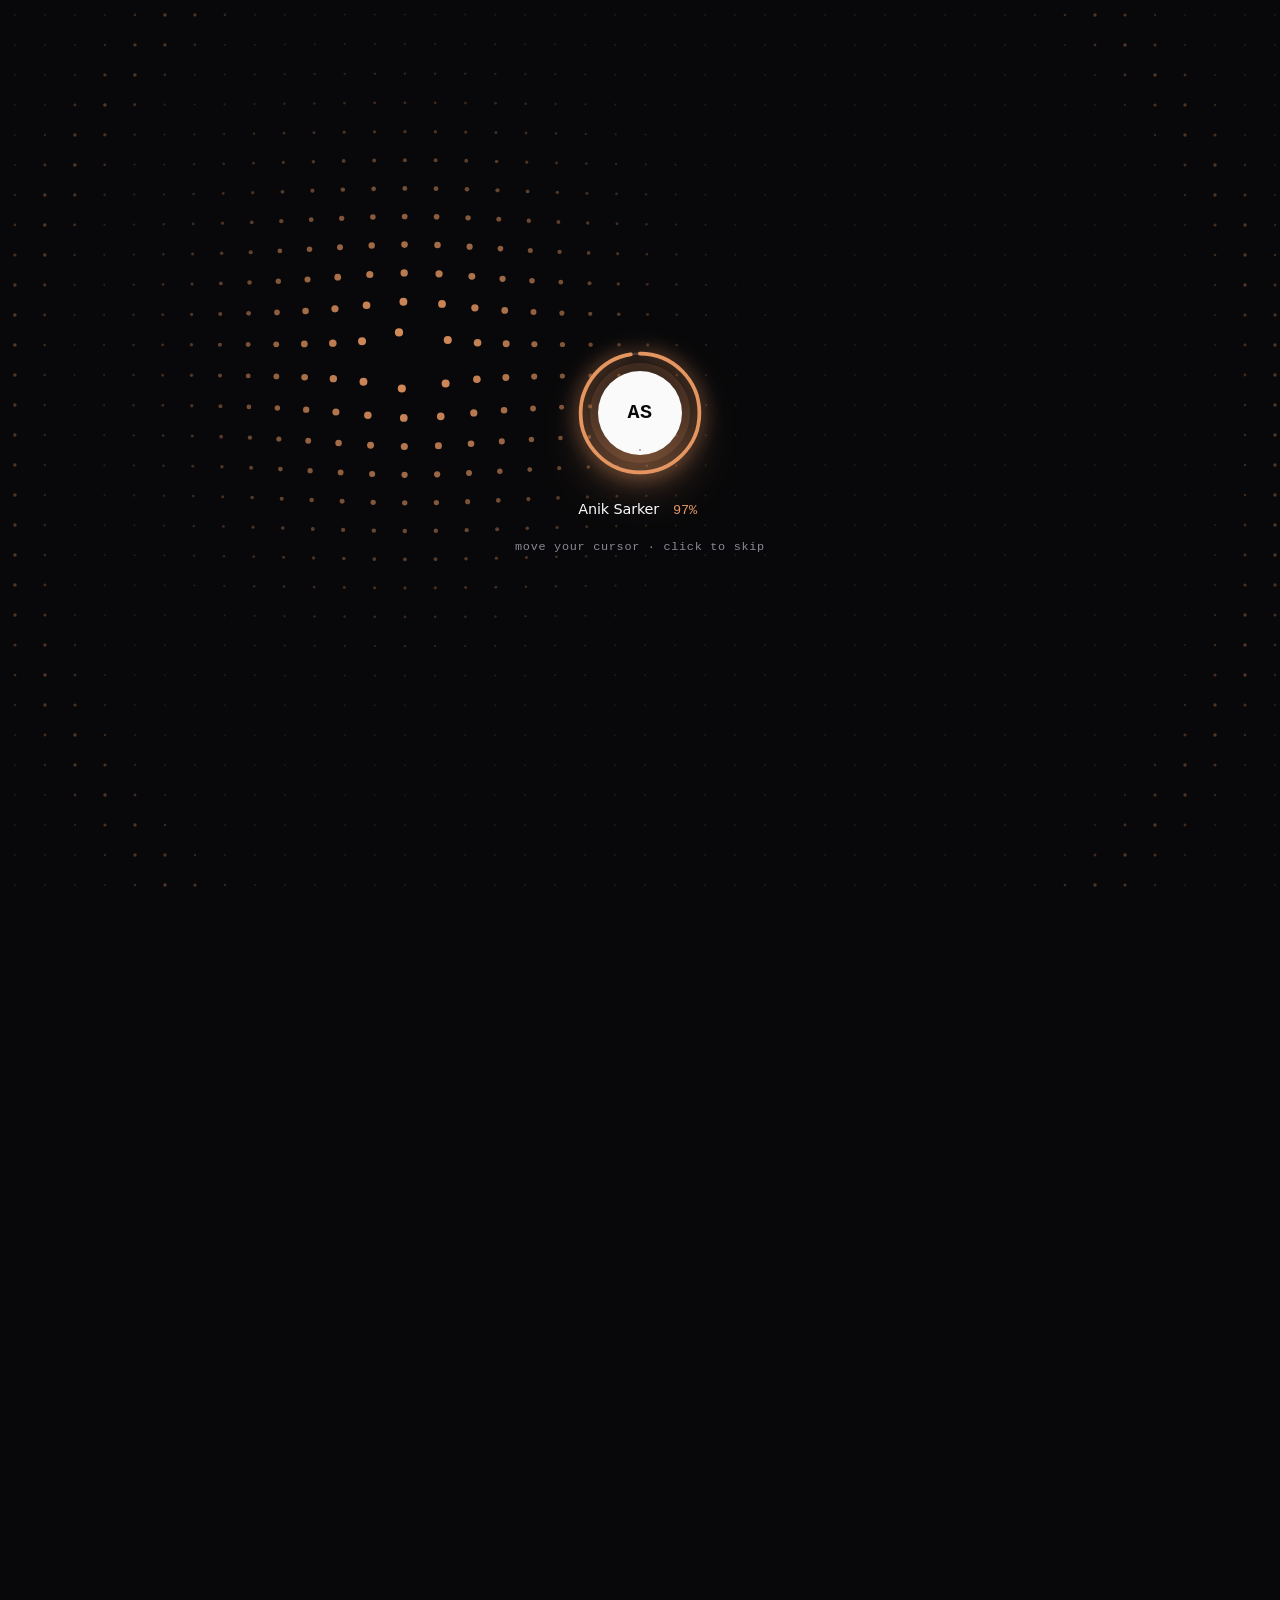
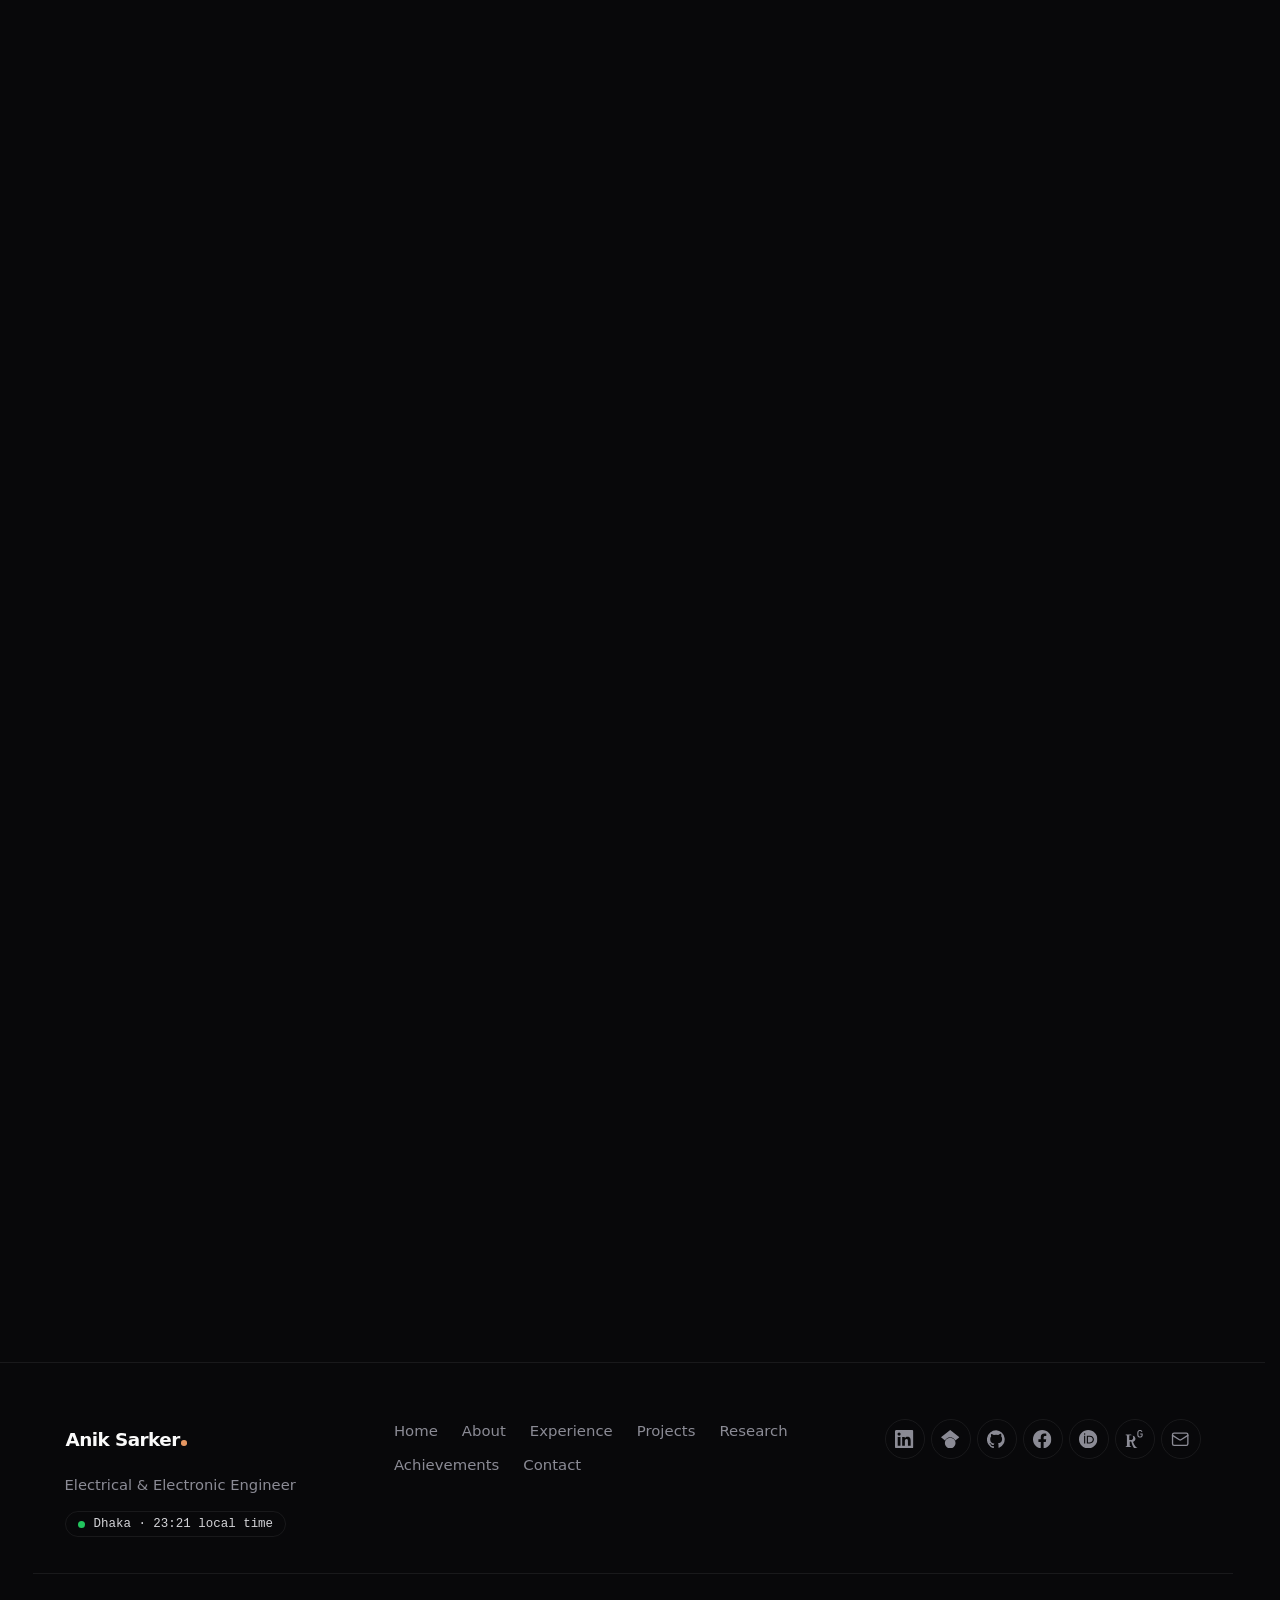
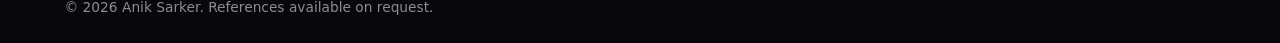
<file: index.html>
<!DOCTYPE html>
<html lang="en">
<head>
  <meta charset="UTF-8" />
  <meta name="viewport" content="width=device-width, initial-scale=1, viewport-fit=cover" />
  <meta http-equiv="Content-Security-Policy" content="default-src 'self'; script-src 'self'; style-src 'self' 'unsafe-inline' https://fonts.googleapis.com; font-src 'self' https://fonts.gstatic.com; img-src 'self' data: blob: https:; connect-src 'self' https://api.web3forms.com https://formspree.io https://abacus.jasoncameron.dev; object-src 'none'; base-uri 'self'; form-action 'self' mailto:; frame-src 'none'; manifest-src 'self'; worker-src 'none'; media-src 'self'; upgrade-insecure-requests" />
  <meta name="referrer" content="strict-origin-when-cross-origin" />
  <meta name="site-root" content="./" />
  <title>Engr. Anik Sarker | Electrical & Electronic Engineer</title>
  <meta name="description" content="Portfolio of Engr. Anik Sarker: Electrical & Electronic Engineer working on embedded systems, industrial automation, IoT and VLSI." />
  <meta name="author" content="Anik Sarker" />
  <meta name="theme-color" content="#08080a" />
  <meta property="og:type" content="profile" />
  <meta property="og:title" content="Engr. Anik Sarker | Electrical & Electronic Engineer" />
  <meta property="og:description" content="Portfolio of Engr. Anik Sarker: Electrical & Electronic Engineer working on embedded systems, industrial automation, IoT and VLSI." />
  <meta property="og:image" content="https://aniksarker.me/assets/img/og-3de9f55144.jpg" />
  <meta property="og:image:width" content="1200" />
  <meta property="og:image:height" content="630" />
  <meta property="og:image:alt" content="Anik Sarker, Electrical &amp; Electronic Engineer" />
  <meta property="og:site_name" content="Anik Sarker" />
  <meta name="thumbnail" content="https://aniksarker.me/assets/img/icon-512.png?v=3de9f55144" />
  <meta property="og:url" content="https://aniksarker.me/" />
  <link rel="canonical" href="https://aniksarker.me/" />
  <meta name="twitter:card" content="summary_large_image" />
  <meta name="twitter:image" content="https://aniksarker.me/assets/img/og-3de9f55144.jpg" />
  <link rel="icon" href="./favicon.ico?v=3de9f55144" sizes="48x48" />
  <link rel="icon" type="image/png" sizes="96x96" href="./assets/img/favicon-96.png?v=3de9f55144" />
  <link rel="icon" type="image/png" sizes="192x192" href="./assets/img/icon-192.png?v=3de9f55144" />
  <link rel="apple-touch-icon" href="./assets/img/apple-touch-icon.png?v=3de9f55144" />
  <link rel="manifest" href="./site.webmanifest" />
  <script src="./assets/js/theme-init.js?v=202611031628"></script>
  <link rel="modulepreload" href="./assets/js/app.js?v=202611031628" />
  <link rel="preload" as="script" href="./assets/js/preloader.js?v=202611031628" />
  <link rel="preconnect" href="https://fonts.googleapis.com" />
  <link rel="preconnect" href="https://fonts.gstatic.com" crossorigin />
  <link rel="stylesheet" href="https://fonts.googleapis.com/css2?family=Geist:wght@300..800&amp;family=Geist+Mono:wght@400..600&amp;display=swap" />
  <link rel="stylesheet" href="./assets/css/main.css?v=202611031628" />
  <link rel="modulepreload" href="./assets/js/icons.js?v=202611031628" />
  <link rel="modulepreload" href="./assets/js/store.js?v=202611031628" />
  <script src="./assets/js/preloader.js?v=202611031628" defer></script>
  <script type="module" src="./assets/js/app.js?v=202611031628"></script>
  <script type="application/ld+json">{"@context":"https://schema.org","@type":"Person","name":"Anik Sarker","jobTitle":"Electrical & Electronic Engineer","url":"https://aniksarker.me/","image":["https://aniksarker.me/assets/img/icon-512.png?v=3de9f55144","https://aniksarker.me/assets/img/og-3de9f55144.jpg"],"email":"mailto:inboxtoanik@gmail.com","alumniOf":{"@type":"CollegeOrUniversity","name":"Daffodil International University"},"memberOf":[{"@type":"Organization","name":"IEEE"},{"@type":"Organization","name":"Institution of Engineers, Bangladesh"}],"sameAs":["https://www.linkedin.com/in/-anik-sarker-/","https://scholar.google.com/citations?user=4CC_FmcAAAAJ","https://github.com/anik-creates"]}</script>
  <link rel="preload" as="image" href="./assets/img/anik-cutout.webp" fetchpriority="high" />
</head>
<body data-page="home">
  <div class="preloader" id="preloader" role="presentation">
    <canvas class="pl-field" aria-hidden="true"></canvas>
    <div class="pl-core">
      <svg class="pl-ring" viewBox="0 0 120 120" aria-hidden="true"><circle class="pl-track" cx="60" cy="60" r="54" /><circle class="pl-prog" cx="60" cy="60" r="54" pathLength="100" /></svg>
      <span class="pl-mark" data-initials>AS</span>
    </div>
    <div class="pl-meta"><span data-name>Anik Sarker</span><b data-pct>0%</b></div>
    <p class="pl-hint">move your cursor · click to skip</p>
  </div>
  <div id="app-header"></div>
  <main id="main" tabindex="-1">
    <noscript><p>This portfolio needs JavaScript to display. You can reach Anik Sarker at inboxtoanik@gmail.com.</p></noscript>
  </main>
  <div id="app-footer"></div>
</body>
</html>
</file>
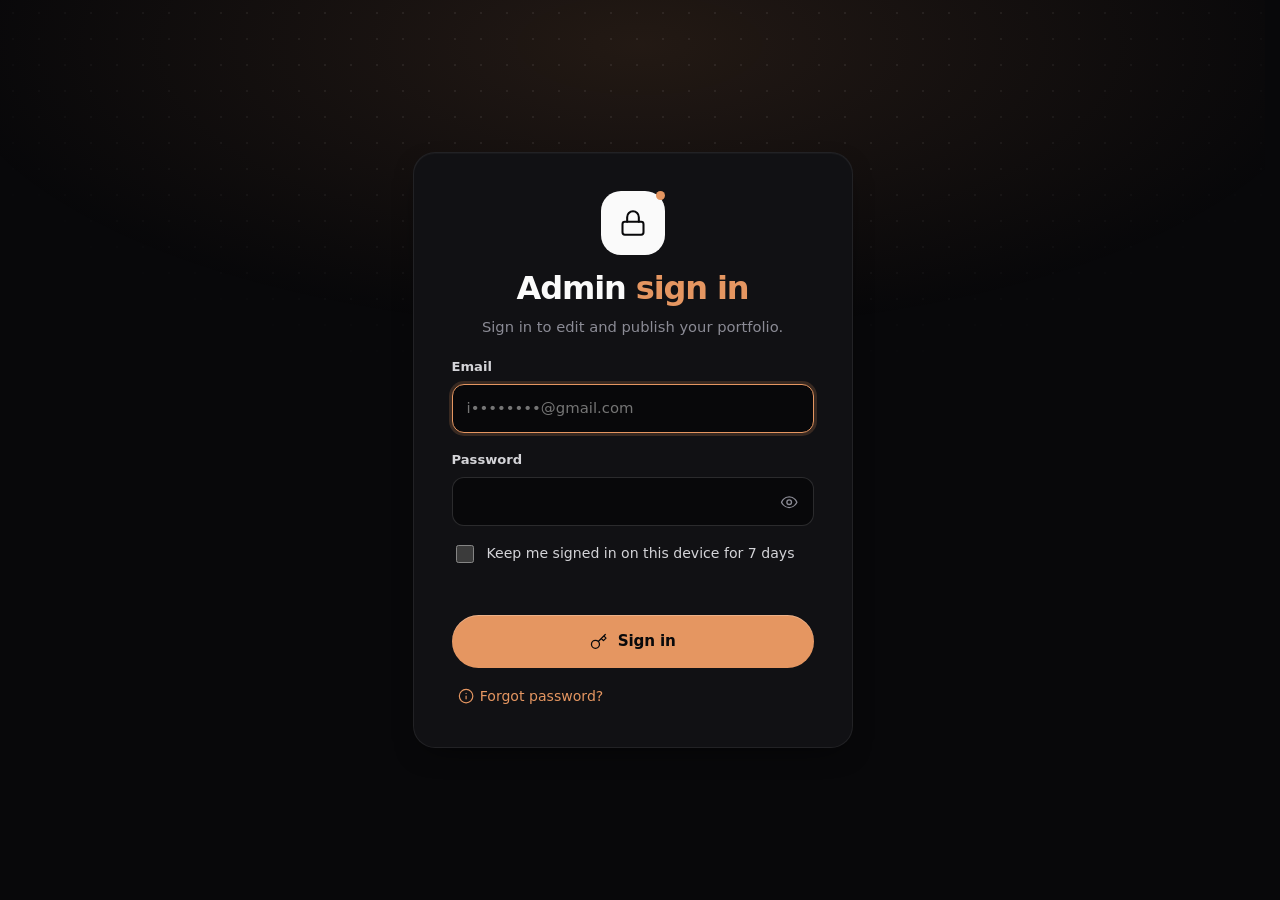
<file: admin/index.html>
<!DOCTYPE html>
<html lang="en">
<head>
  <meta charset="UTF-8" />
  <meta name="viewport" content="width=device-width, initial-scale=1, viewport-fit=cover" />
  <meta http-equiv="Content-Security-Policy" content="default-src 'self'; script-src 'self'; style-src 'self' 'unsafe-inline' https://fonts.googleapis.com; font-src 'self' https://fonts.gstatic.com; img-src 'self' data: blob: https://avatars.githubusercontent.com; connect-src 'self' blob: data: https://api.github.com https://abacus.jasoncameron.dev; frame-src 'self'; worker-src 'none'; object-src 'none'; base-uri 'self'; form-action 'none'; upgrade-insecure-requests" />
  <meta name="referrer" content="no-referrer" />
  <meta name="robots" content="noindex, nofollow" />
  <meta name="site-root" content="../" />
  <title>Admin · Portfolio</title>
  <meta name="theme-color" content="#0f1113" />
  <link rel="icon" href="../favicon.ico" sizes="48x48" />
  <link rel="icon" type="image/png" sizes="96x96" href="../assets/img/favicon-96.png" />
  <link rel="preconnect" href="https://fonts.googleapis.com" />
  <link rel="preconnect" href="https://fonts.gstatic.com" crossorigin />
  <link rel="stylesheet" href="https://fonts.googleapis.com/css2?family=Geist:wght@300..800&amp;family=Geist+Mono:wght@400..600&amp;display=swap" />
  <link rel="stylesheet" href="../assets/css/main.css?v=202611031628" />
  <link rel="stylesheet" href="admin.css?v=202611031628" />
  <script src="../assets/js/theme-init.js?v=202611031628"></script>
  <script type="module" src="admin.js?v=202611031628"></script>
</head>
<body class="admin">
  <div class="bg-orbs" aria-hidden="true"><span></span><span></span><span></span></div>

  <div id="login" class="login-screen"></div>

  <div id="appShell" class="shell" hidden>
    <aside class="sidebar glass" aria-label="Sections">
      <a class="side-brand" href="#dashboard"><span class="brand-mark">AS</span><span><b>Portfolio</b><small>Admin portal</small></span></a>
      <nav id="sidebarNav"></nav>
      <div class="user-chip" id="userChip"></div>
    </aside>
    <div class="sidebar-scrim" id="sidebarScrim"></div>
    <div class="workspace">
      <header class="topbar glass">
        <button type="button" class="icon-btn neu" id="menuToggle" aria-label="Toggle menu"><svg class="ic"><use href="#i-menu"/></svg></button>
        <h2 class="view-title" id="viewTitle"></h2>
        <span class="status-pill" id="statusPill"></span>
        <div class="top-actions">
          <a class="icon-btn neu" id="siteLink" href="../index.html" target="_blank" rel="noopener" title="Open live site" aria-label="Open live site"><svg class="ic"><use href="#i-globe"/></svg></a>
          <button type="button" class="icon-btn neu" id="themeBtn" title="Toggle theme" aria-label="Toggle theme"><svg class="ic"><use href="#i-moon"/></svg></button>
          <button type="button" class="icon-btn neu" id="lockBtn" title="Lock" aria-label="Lock editor"><svg class="ic"><use href="#i-lock"/></svg></button>
          <button type="button" class="btn btn-neu sm" id="previewBtn"><svg class="ic"><use href="#i-eye"/></svg><span>Preview</span></button>
          <button type="button" class="btn btn-primary sm" id="publishBtn"><svg class="ic"><use href="#i-upload"/></svg><span>Publish</span></button>
        </div>
      </header>
      <main id="view" class="view-wrap" tabindex="-1"></main>
    </div>
  </div>

  <div class="toast glass" id="toast" role="status" aria-live="polite"></div>
</body>
</html>
</file>
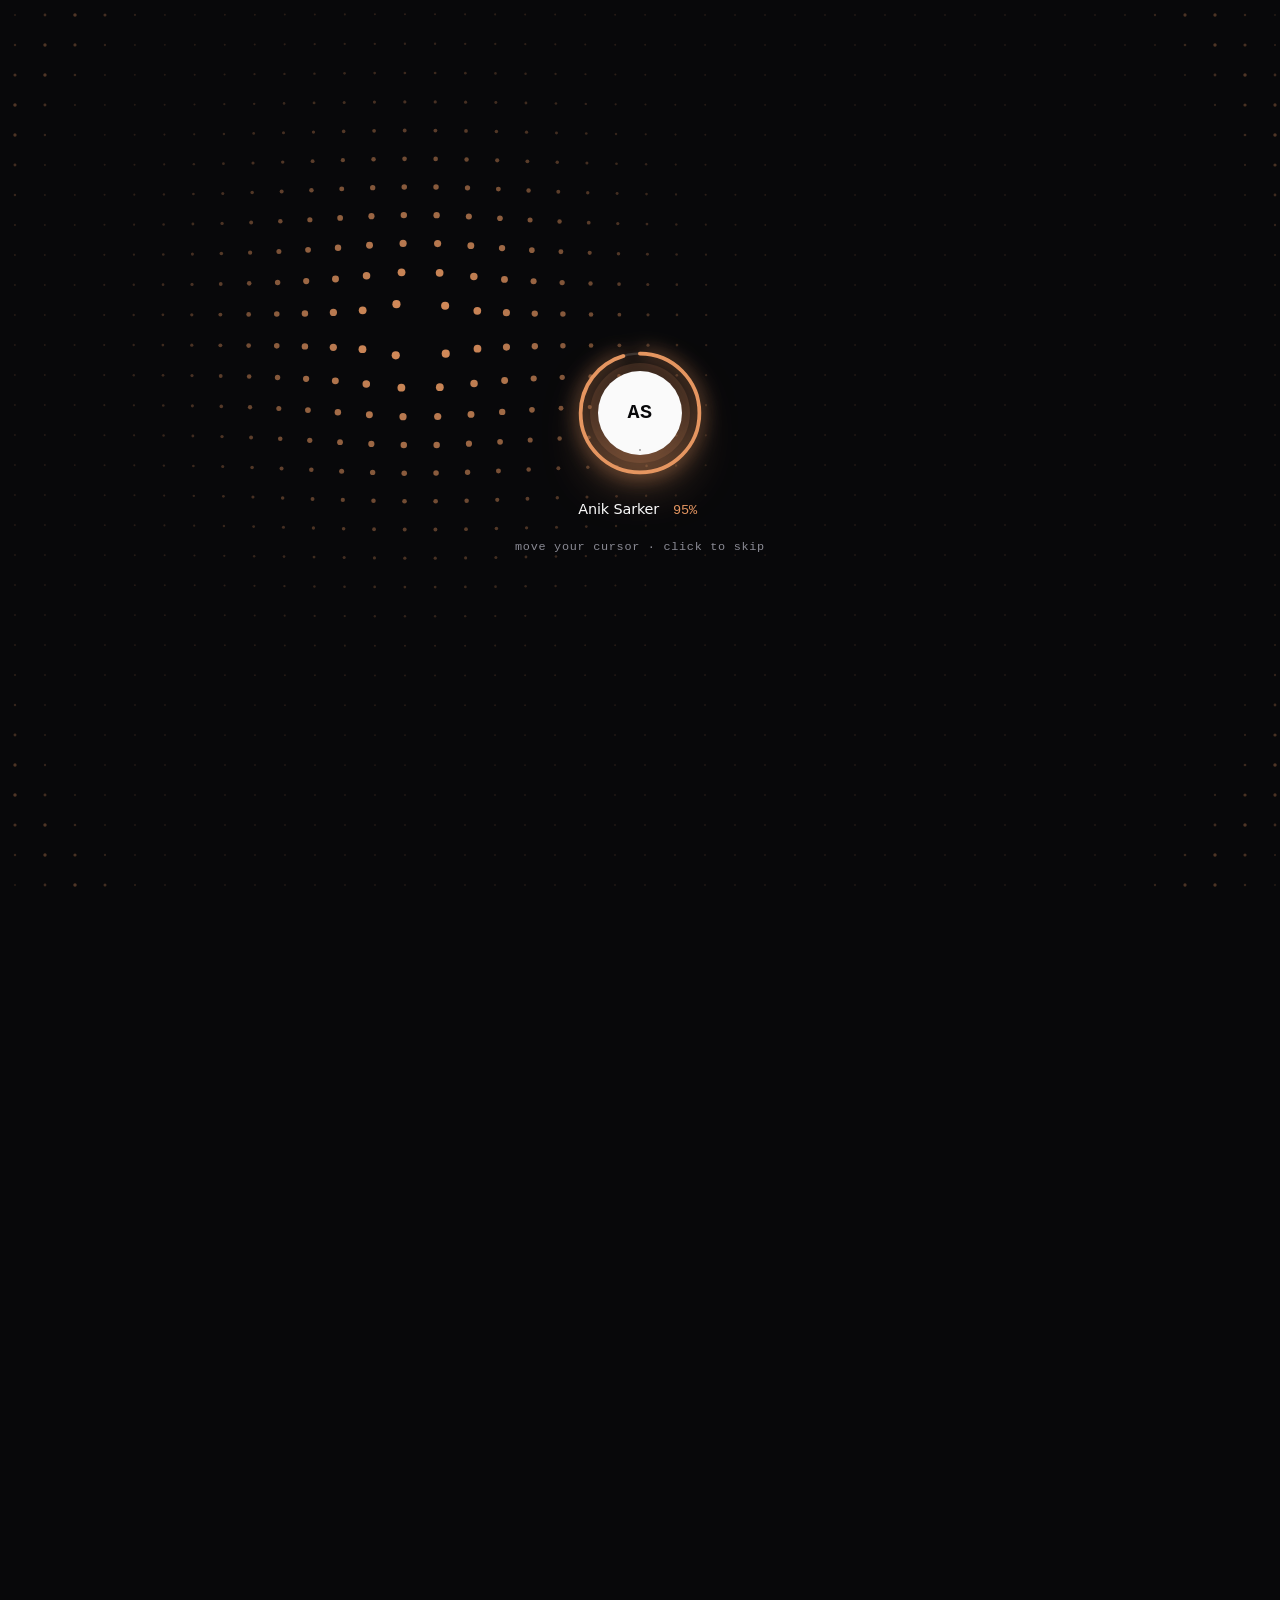
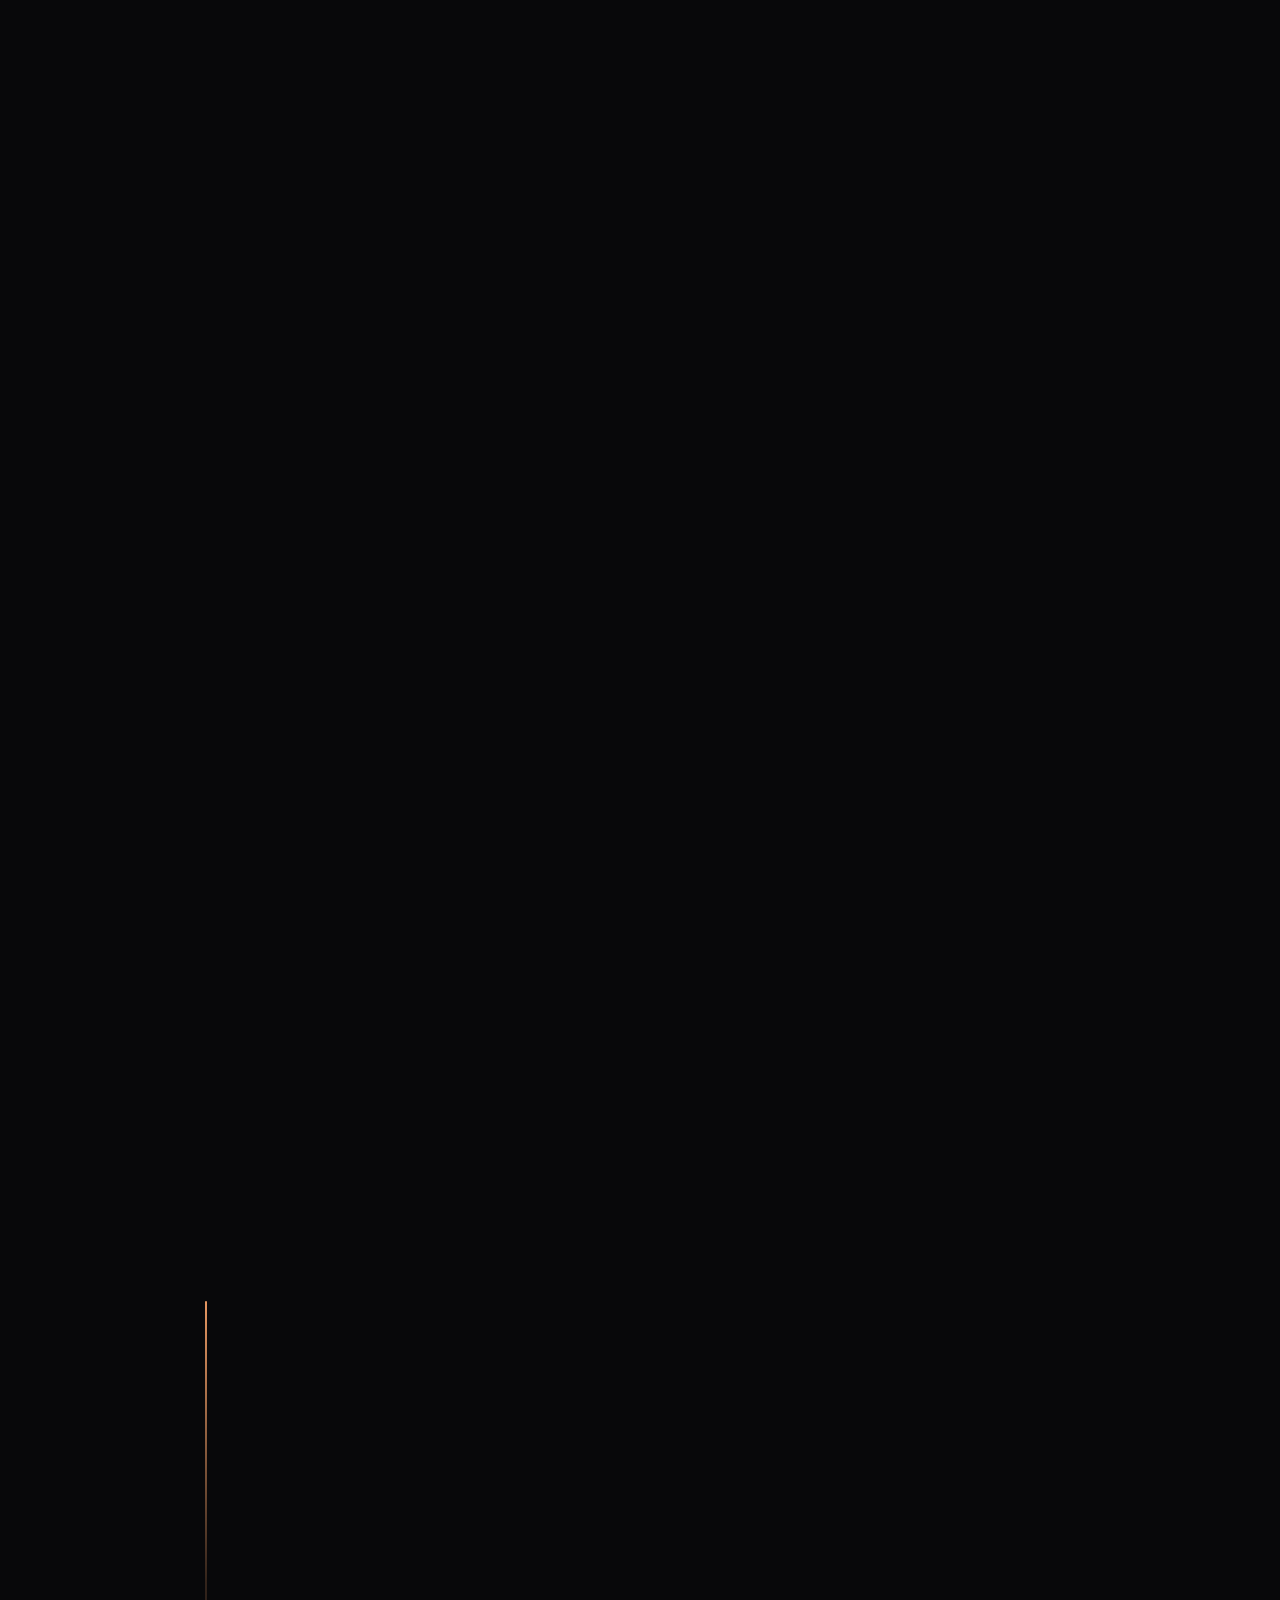
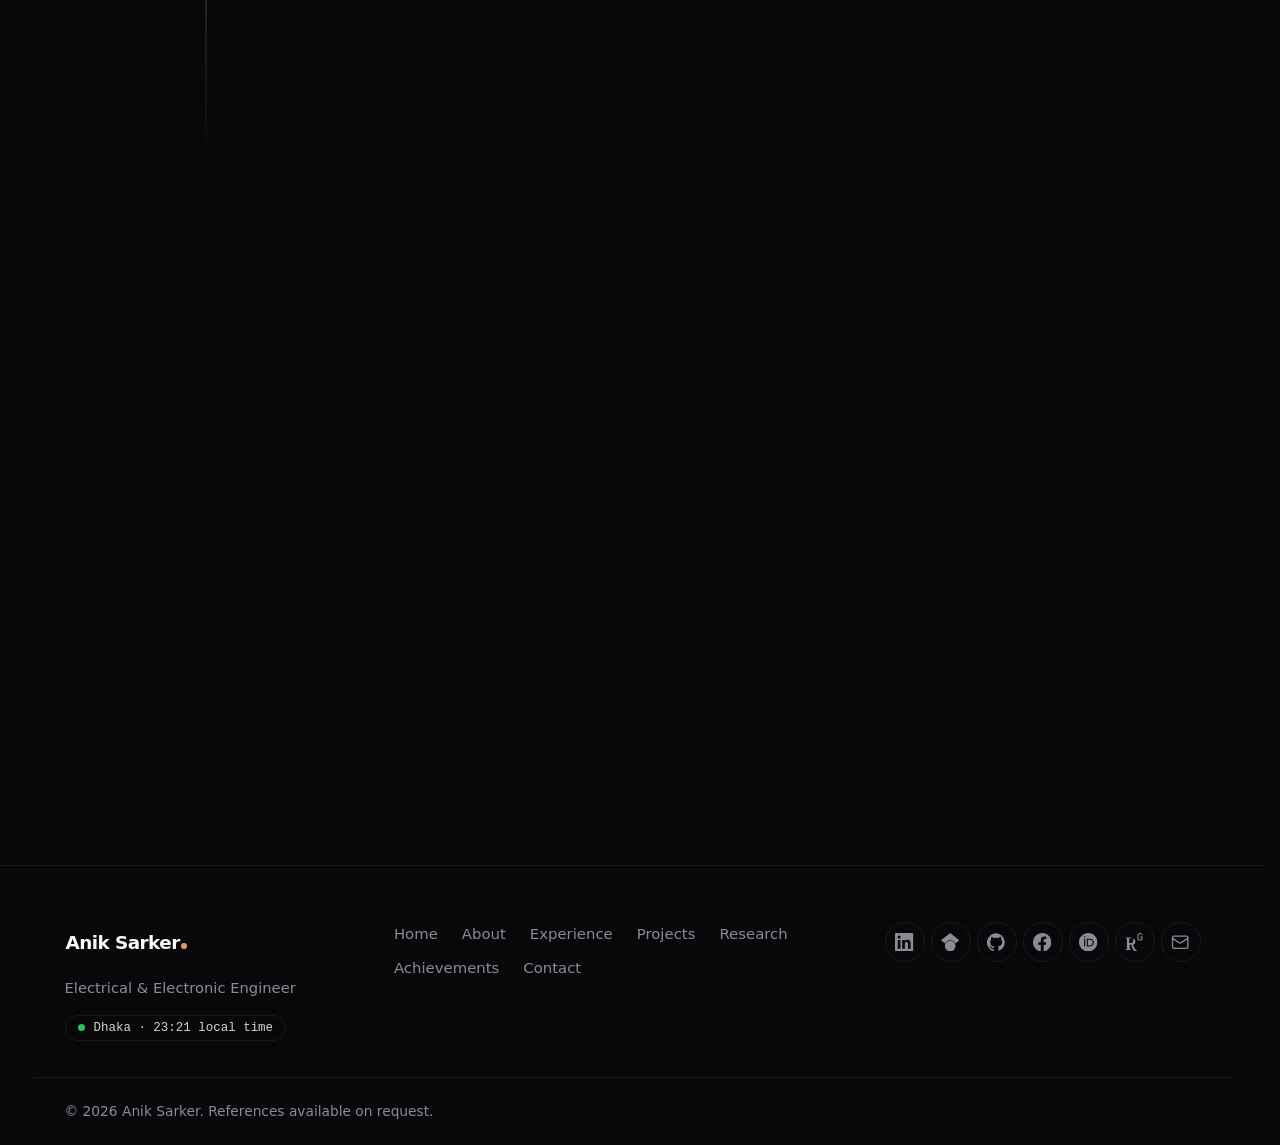
<file: about.html>
<!DOCTYPE html>
<html lang="en">
<head>
  <meta charset="UTF-8" />
  <meta name="viewport" content="width=device-width, initial-scale=1, viewport-fit=cover" />
  <meta http-equiv="Content-Security-Policy" content="default-src 'self'; script-src 'self'; style-src 'self' 'unsafe-inline' https://fonts.googleapis.com; font-src 'self' https://fonts.gstatic.com; img-src 'self' data: blob: https:; connect-src 'self' https://api.web3forms.com https://formspree.io https://abacus.jasoncameron.dev; object-src 'none'; base-uri 'self'; form-action 'self' mailto:; frame-src 'none'; manifest-src 'self'; worker-src 'none'; media-src 'self'; upgrade-insecure-requests" />
  <meta name="referrer" content="strict-origin-when-cross-origin" />
  <meta name="site-root" content="./" />
  <title>About | Engr. Anik Sarker</title>
  <meta name="description" content="About Anik Sarker: background, skills, tools and education." />
  <meta name="author" content="Anik Sarker" />
  <meta name="theme-color" content="#08080a" />
  <meta property="og:type" content="website" />
  <meta property="og:title" content="About | Engr. Anik Sarker" />
  <meta property="og:description" content="About Anik Sarker: background, skills, tools and education." />
  <meta property="og:image" content="https://aniksarker.me/assets/img/og-3de9f55144.jpg" />
  <meta property="og:image:width" content="1200" />
  <meta property="og:image:height" content="630" />
  <meta property="og:image:alt" content="Anik Sarker, Electrical &amp; Electronic Engineer" />
  <meta property="og:site_name" content="Anik Sarker" />
  <meta name="thumbnail" content="https://aniksarker.me/assets/img/icon-512.png?v=3de9f55144" />
  <meta property="og:url" content="https://aniksarker.me/about.html" />
  <link rel="canonical" href="https://aniksarker.me/about.html" />
  <meta name="twitter:card" content="summary_large_image" />
  <meta name="twitter:image" content="https://aniksarker.me/assets/img/og-3de9f55144.jpg" />
  <link rel="icon" href="./favicon.ico?v=3de9f55144" sizes="48x48" />
  <link rel="icon" type="image/png" sizes="96x96" href="./assets/img/favicon-96.png?v=3de9f55144" />
  <link rel="icon" type="image/png" sizes="192x192" href="./assets/img/icon-192.png?v=3de9f55144" />
  <link rel="apple-touch-icon" href="./assets/img/apple-touch-icon.png?v=3de9f55144" />
  <link rel="manifest" href="./site.webmanifest" />
  <script src="./assets/js/theme-init.js?v=202611031628"></script>
  <link rel="modulepreload" href="./assets/js/app.js?v=202611031628" />
  <link rel="preload" as="script" href="./assets/js/preloader.js?v=202611031628" />
  <link rel="preconnect" href="https://fonts.googleapis.com" />
  <link rel="preconnect" href="https://fonts.gstatic.com" crossorigin />
  <link rel="stylesheet" href="https://fonts.googleapis.com/css2?family=Geist:wght@300..800&amp;family=Geist+Mono:wght@400..600&amp;display=swap" />
  <link rel="stylesheet" href="./assets/css/main.css?v=202611031628" />
  <link rel="modulepreload" href="./assets/js/icons.js?v=202611031628" />
  <link rel="modulepreload" href="./assets/js/store.js?v=202611031628" />
  <script src="./assets/js/preloader.js?v=202611031628" defer></script>
  <script type="module" src="./assets/js/app.js?v=202611031628"></script>
  <link rel="preload" as="image" href="./assets/img/anik-cutout.webp" fetchpriority="high" />
</head>
<body data-page="about">
  <div class="preloader" id="preloader" role="presentation">
    <canvas class="pl-field" aria-hidden="true"></canvas>
    <div class="pl-core">
      <svg class="pl-ring" viewBox="0 0 120 120" aria-hidden="true"><circle class="pl-track" cx="60" cy="60" r="54" /><circle class="pl-prog" cx="60" cy="60" r="54" pathLength="100" /></svg>
      <span class="pl-mark" data-initials>AS</span>
    </div>
    <div class="pl-meta"><span data-name>Anik Sarker</span><b data-pct>0%</b></div>
    <p class="pl-hint">move your cursor · click to skip</p>
  </div>
  <div id="app-header"></div>
  <main id="main" tabindex="-1">
    <noscript><p>This portfolio needs JavaScript to display. You can reach Anik Sarker at inboxtoanik@gmail.com.</p></noscript>
  </main>
  <div id="app-footer"></div>
</body>
</html>
</file>
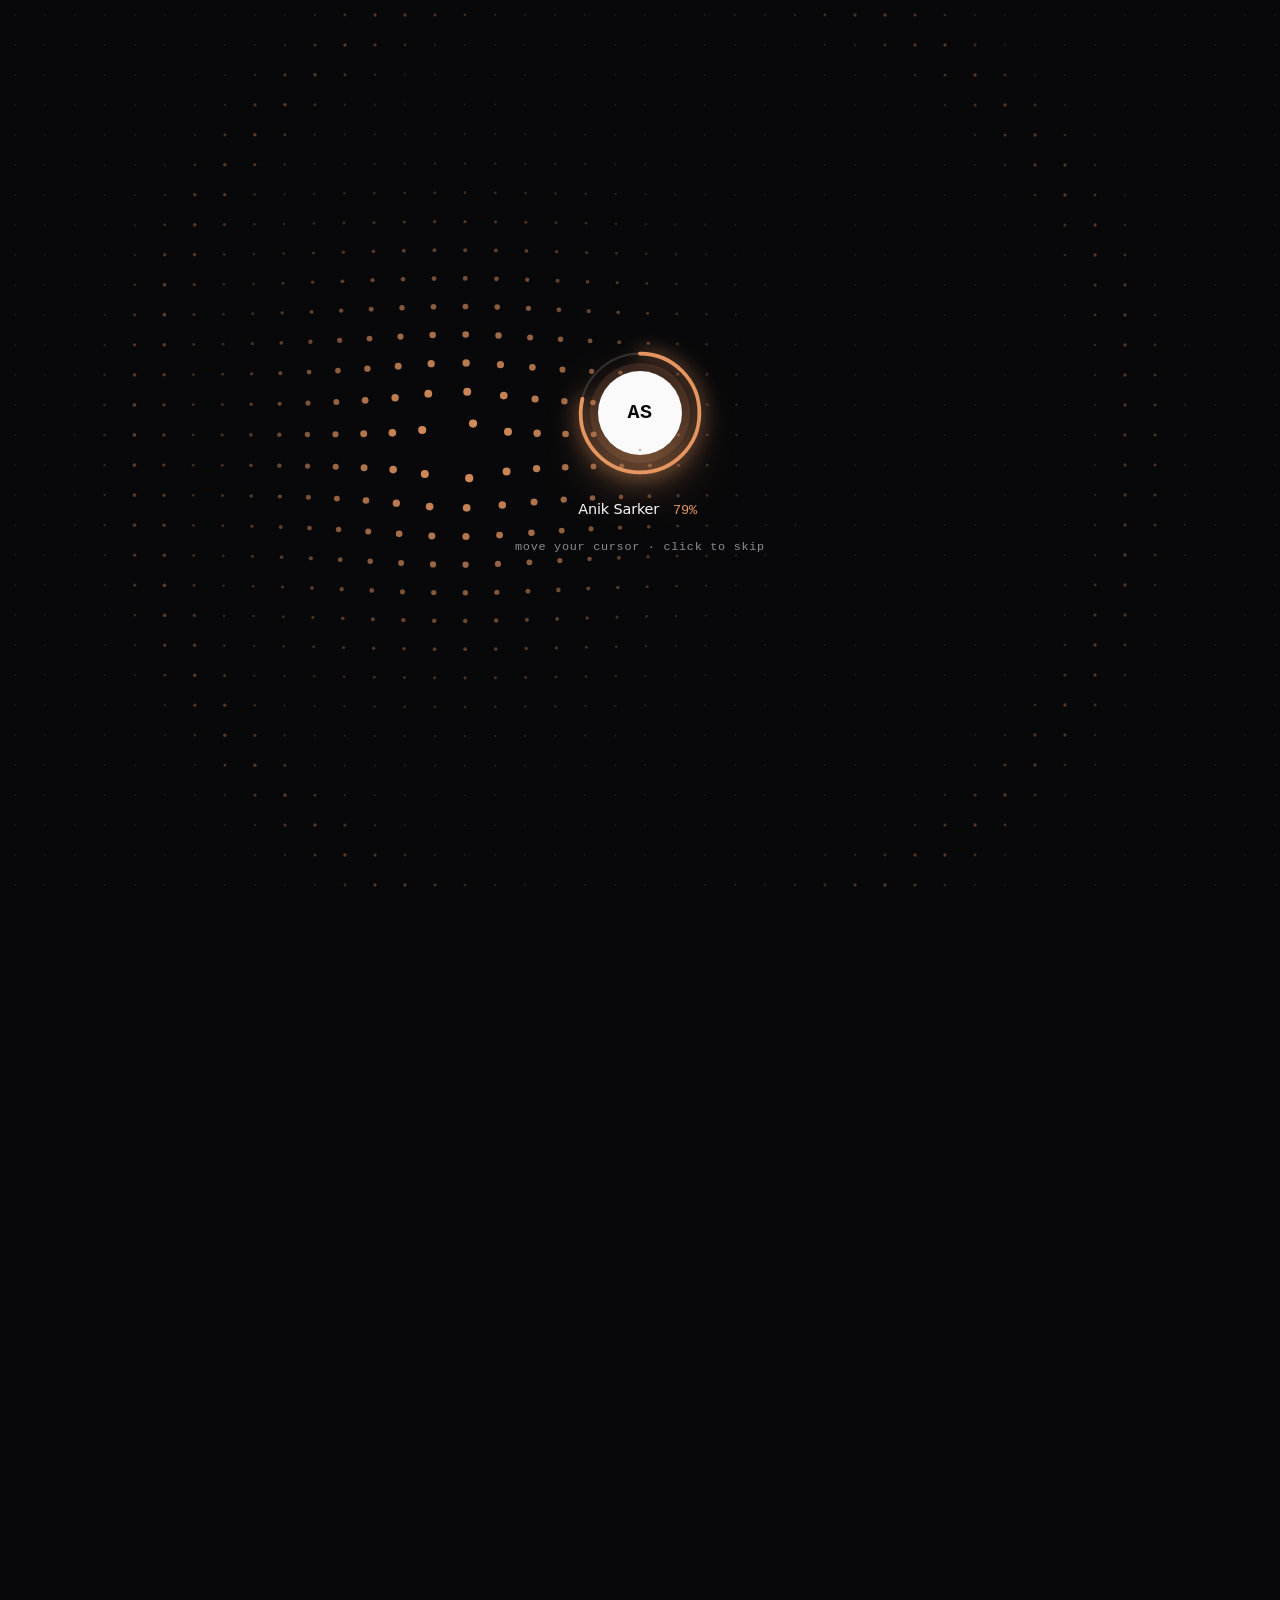
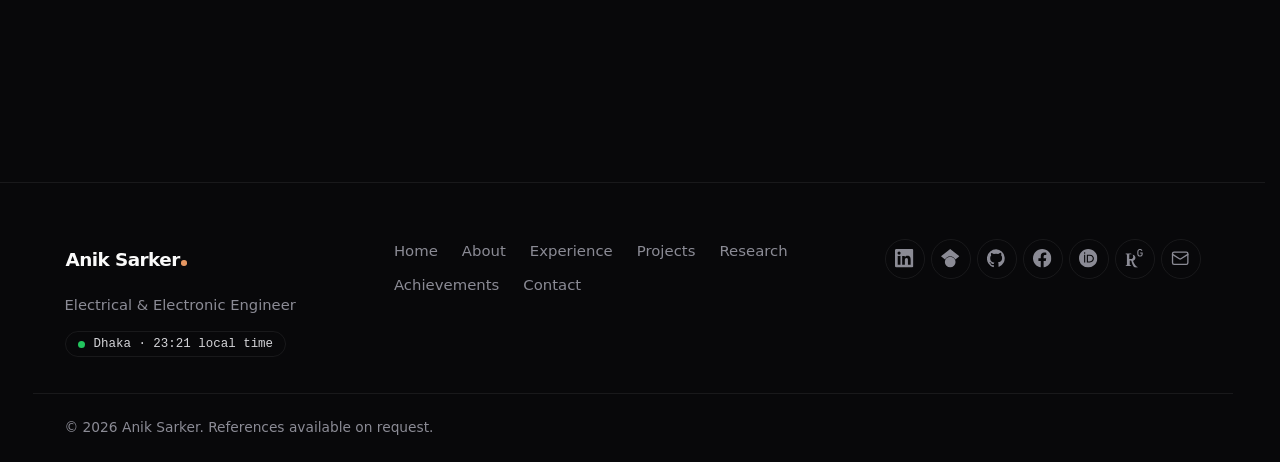
<file: achievements.html>
<!DOCTYPE html>
<html lang="en">
<head>
  <meta charset="UTF-8" />
  <meta name="viewport" content="width=device-width, initial-scale=1, viewport-fit=cover" />
  <meta http-equiv="Content-Security-Policy" content="default-src 'self'; script-src 'self'; style-src 'self' 'unsafe-inline' https://fonts.googleapis.com; font-src 'self' https://fonts.gstatic.com; img-src 'self' data: blob: https:; connect-src 'self' https://api.web3forms.com https://formspree.io https://abacus.jasoncameron.dev; object-src 'none'; base-uri 'self'; form-action 'self' mailto:; frame-src 'none'; manifest-src 'self'; worker-src 'none'; media-src 'self'; upgrade-insecure-requests" />
  <meta name="referrer" content="strict-origin-when-cross-origin" />
  <meta name="site-root" content="./" />
  <title>Achievements | Engr. Anik Sarker</title>
  <meta name="description" content="Awards, leadership roles and ambassador positions held by Anik Sarker." />
  <meta name="author" content="Anik Sarker" />
  <meta name="theme-color" content="#08080a" />
  <meta property="og:type" content="website" />
  <meta property="og:title" content="Achievements | Engr. Anik Sarker" />
  <meta property="og:description" content="Awards, leadership roles and ambassador positions held by Anik Sarker." />
  <meta property="og:image" content="https://aniksarker.me/assets/img/og-3de9f55144.jpg" />
  <meta property="og:image:width" content="1200" />
  <meta property="og:image:height" content="630" />
  <meta property="og:image:alt" content="Anik Sarker, Electrical &amp; Electronic Engineer" />
  <meta property="og:site_name" content="Anik Sarker" />
  <meta name="thumbnail" content="https://aniksarker.me/assets/img/icon-512.png?v=3de9f55144" />
  <meta property="og:url" content="https://aniksarker.me/achievements.html" />
  <link rel="canonical" href="https://aniksarker.me/achievements.html" />
  <meta name="twitter:card" content="summary_large_image" />
  <meta name="twitter:image" content="https://aniksarker.me/assets/img/og-3de9f55144.jpg" />
  <link rel="icon" href="./favicon.ico?v=3de9f55144" sizes="48x48" />
  <link rel="icon" type="image/png" sizes="96x96" href="./assets/img/favicon-96.png?v=3de9f55144" />
  <link rel="icon" type="image/png" sizes="192x192" href="./assets/img/icon-192.png?v=3de9f55144" />
  <link rel="apple-touch-icon" href="./assets/img/apple-touch-icon.png?v=3de9f55144" />
  <link rel="manifest" href="./site.webmanifest" />
  <script src="./assets/js/theme-init.js?v=202611031628"></script>
  <link rel="modulepreload" href="./assets/js/app.js?v=202611031628" />
  <link rel="preload" as="script" href="./assets/js/preloader.js?v=202611031628" />
  <link rel="preconnect" href="https://fonts.googleapis.com" />
  <link rel="preconnect" href="https://fonts.gstatic.com" crossorigin />
  <link rel="stylesheet" href="https://fonts.googleapis.com/css2?family=Geist:wght@300..800&amp;family=Geist+Mono:wght@400..600&amp;display=swap" />
  <link rel="stylesheet" href="./assets/css/main.css?v=202611031628" />
  <link rel="modulepreload" href="./assets/js/icons.js?v=202611031628" />
  <link rel="modulepreload" href="./assets/js/store.js?v=202611031628" />
  <script src="./assets/js/preloader.js?v=202611031628" defer></script>
  <script type="module" src="./assets/js/app.js?v=202611031628"></script>
</head>
<body data-page="achievements">
  <div class="preloader" id="preloader" role="presentation">
    <canvas class="pl-field" aria-hidden="true"></canvas>
    <div class="pl-core">
      <svg class="pl-ring" viewBox="0 0 120 120" aria-hidden="true"><circle class="pl-track" cx="60" cy="60" r="54" /><circle class="pl-prog" cx="60" cy="60" r="54" pathLength="100" /></svg>
      <span class="pl-mark" data-initials>AS</span>
    </div>
    <div class="pl-meta"><span data-name>Anik Sarker</span><b data-pct>0%</b></div>
    <p class="pl-hint">move your cursor · click to skip</p>
  </div>
  <div id="app-header"></div>
  <main id="main" tabindex="-1">
    <noscript><p>This portfolio needs JavaScript to display. You can reach Anik Sarker at inboxtoanik@gmail.com.</p></noscript>
  </main>
  <div id="app-footer"></div>
</body>
</html>
</file>
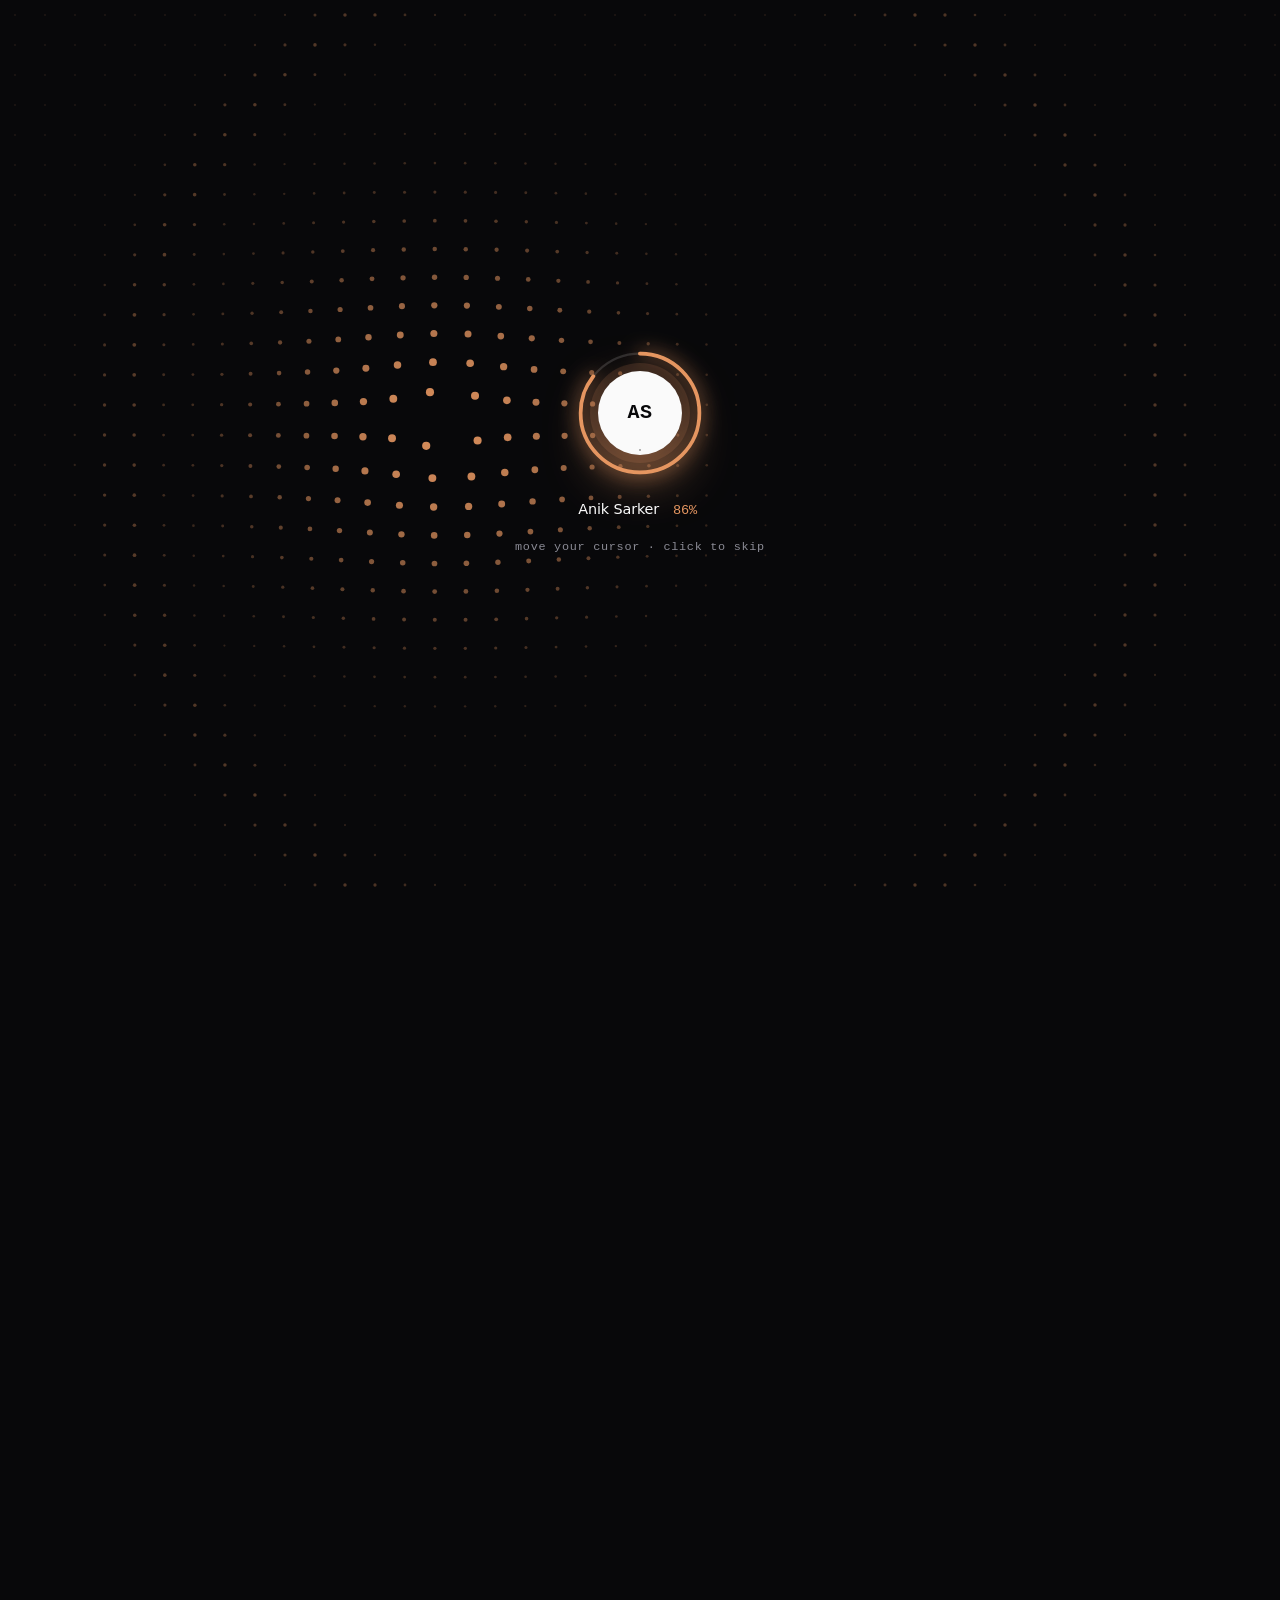
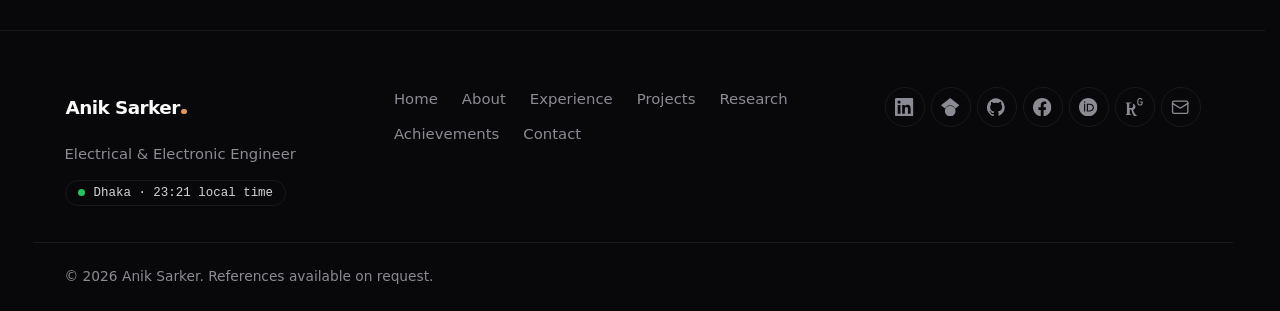
<file: contact.html>
<!DOCTYPE html>
<html lang="en">
<head>
  <meta charset="UTF-8" />
  <meta name="viewport" content="width=device-width, initial-scale=1, viewport-fit=cover" />
  <meta http-equiv="Content-Security-Policy" content="default-src 'self'; script-src 'self'; style-src 'self' 'unsafe-inline' https://fonts.googleapis.com; font-src 'self' https://fonts.gstatic.com; img-src 'self' data: blob: https:; connect-src 'self' https://api.web3forms.com https://formspree.io https://abacus.jasoncameron.dev; object-src 'none'; base-uri 'self'; form-action 'self' mailto:; frame-src 'none'; manifest-src 'self'; worker-src 'none'; media-src 'self'; upgrade-insecure-requests" />
  <meta name="referrer" content="strict-origin-when-cross-origin" />
  <meta name="site-root" content="./" />
  <title>Contact | Engr. Anik Sarker</title>
  <meta name="description" content="Get in touch with Anik Sarker for roles, research collaboration or workshops." />
  <meta name="author" content="Anik Sarker" />
  <meta name="theme-color" content="#08080a" />
  <meta property="og:type" content="website" />
  <meta property="og:title" content="Contact | Engr. Anik Sarker" />
  <meta property="og:description" content="Get in touch with Anik Sarker for roles, research collaboration or workshops." />
  <meta property="og:image" content="https://aniksarker.me/assets/img/og-3de9f55144.jpg" />
  <meta property="og:image:width" content="1200" />
  <meta property="og:image:height" content="630" />
  <meta property="og:image:alt" content="Anik Sarker, Electrical &amp; Electronic Engineer" />
  <meta property="og:site_name" content="Anik Sarker" />
  <meta name="thumbnail" content="https://aniksarker.me/assets/img/icon-512.png?v=3de9f55144" />
  <meta property="og:url" content="https://aniksarker.me/contact.html" />
  <link rel="canonical" href="https://aniksarker.me/contact.html" />
  <meta name="twitter:card" content="summary_large_image" />
  <meta name="twitter:image" content="https://aniksarker.me/assets/img/og-3de9f55144.jpg" />
  <link rel="icon" href="./favicon.ico?v=3de9f55144" sizes="48x48" />
  <link rel="icon" type="image/png" sizes="96x96" href="./assets/img/favicon-96.png?v=3de9f55144" />
  <link rel="icon" type="image/png" sizes="192x192" href="./assets/img/icon-192.png?v=3de9f55144" />
  <link rel="apple-touch-icon" href="./assets/img/apple-touch-icon.png?v=3de9f55144" />
  <link rel="manifest" href="./site.webmanifest" />
  <script src="./assets/js/theme-init.js?v=202611031628"></script>
  <link rel="modulepreload" href="./assets/js/app.js?v=202611031628" />
  <link rel="preload" as="script" href="./assets/js/preloader.js?v=202611031628" />
  <link rel="preconnect" href="https://fonts.googleapis.com" />
  <link rel="preconnect" href="https://fonts.gstatic.com" crossorigin />
  <link rel="stylesheet" href="https://fonts.googleapis.com/css2?family=Geist:wght@300..800&amp;family=Geist+Mono:wght@400..600&amp;display=swap" />
  <link rel="stylesheet" href="./assets/css/main.css?v=202611031628" />
  <link rel="modulepreload" href="./assets/js/icons.js?v=202611031628" />
  <link rel="modulepreload" href="./assets/js/store.js?v=202611031628" />
  <script src="./assets/js/preloader.js?v=202611031628" defer></script>
  <script type="module" src="./assets/js/app.js?v=202611031628"></script>
  <link rel="preload" as="image" href="./assets/img/anik-cutout.webp" fetchpriority="high" />
</head>
<body data-page="contact">
  <div class="preloader" id="preloader" role="presentation">
    <canvas class="pl-field" aria-hidden="true"></canvas>
    <div class="pl-core">
      <svg class="pl-ring" viewBox="0 0 120 120" aria-hidden="true"><circle class="pl-track" cx="60" cy="60" r="54" /><circle class="pl-prog" cx="60" cy="60" r="54" pathLength="100" /></svg>
      <span class="pl-mark" data-initials>AS</span>
    </div>
    <div class="pl-meta"><span data-name>Anik Sarker</span><b data-pct>0%</b></div>
    <p class="pl-hint">move your cursor · click to skip</p>
  </div>
  <div id="app-header"></div>
  <main id="main" tabindex="-1">
    <noscript><p>This portfolio needs JavaScript to display. You can reach Anik Sarker at inboxtoanik@gmail.com.</p></noscript>
  </main>
  <div id="app-footer"></div>
</body>
</html>
</file>
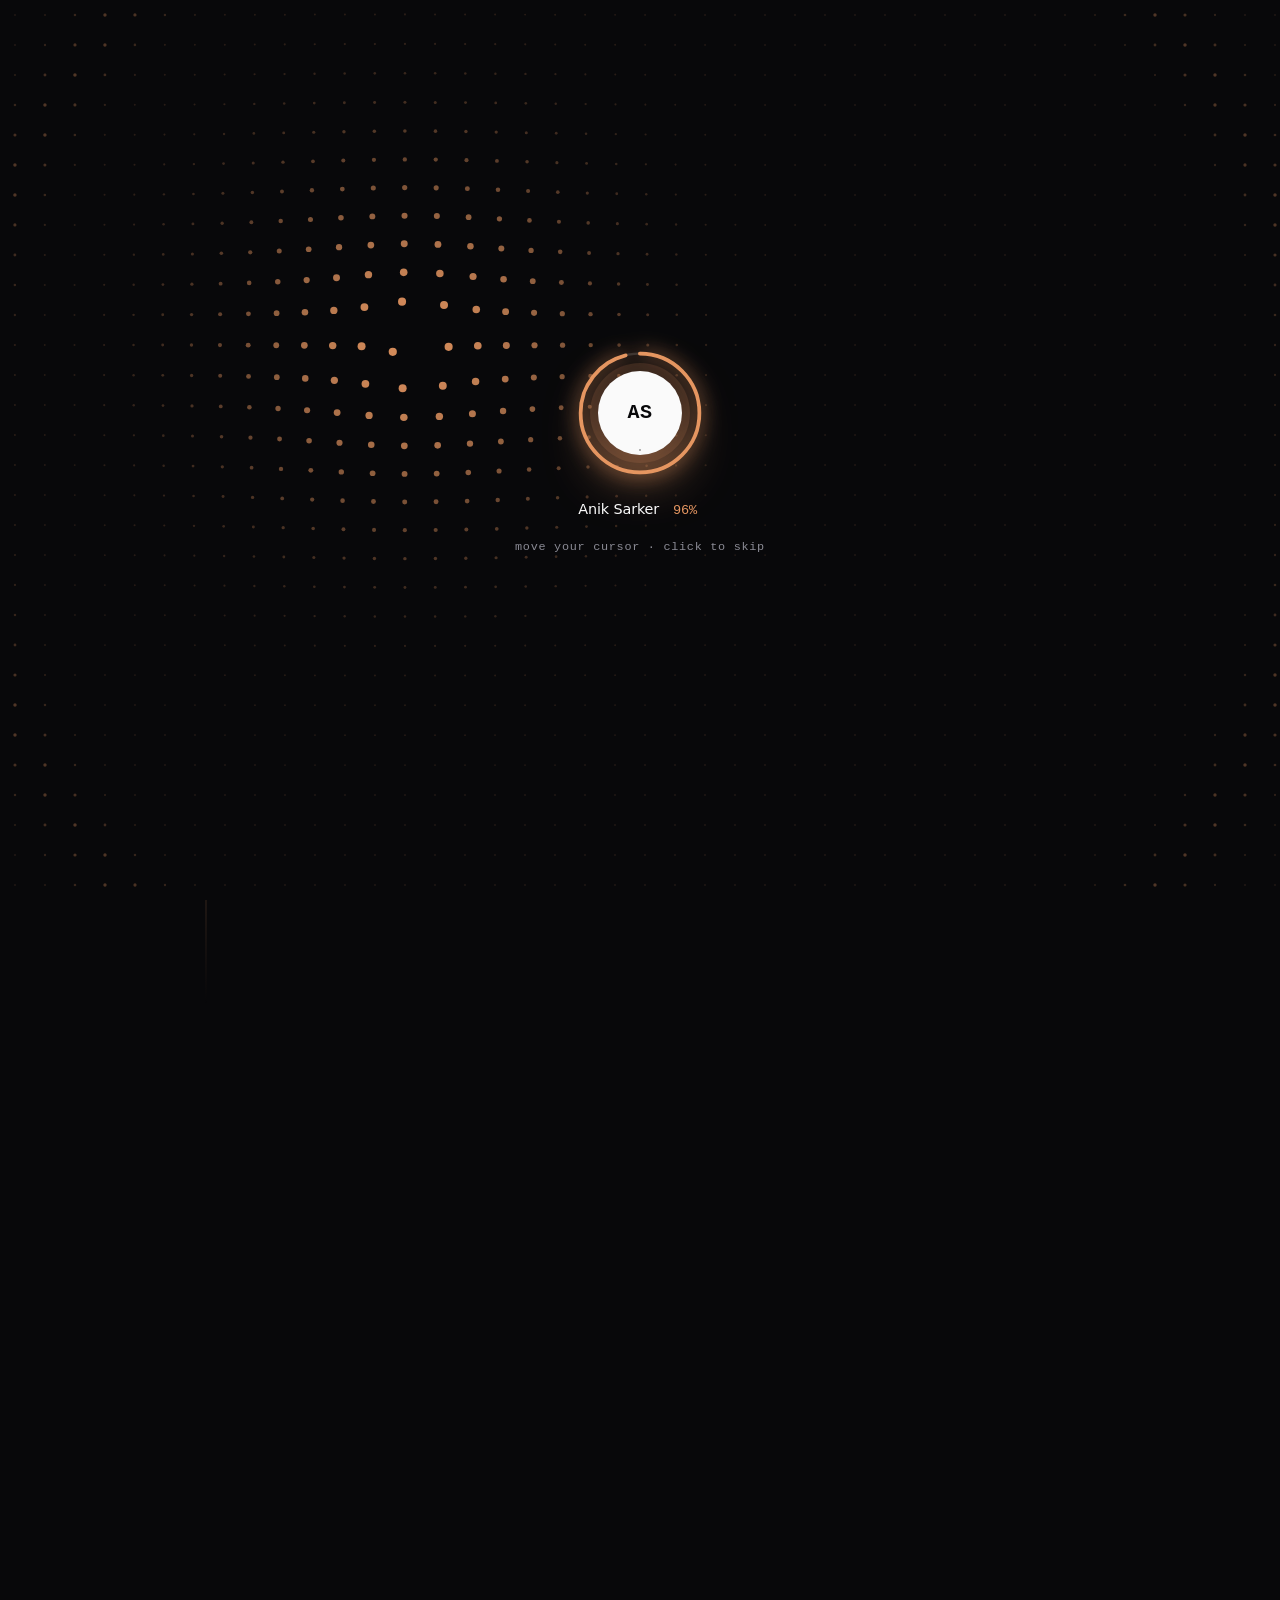
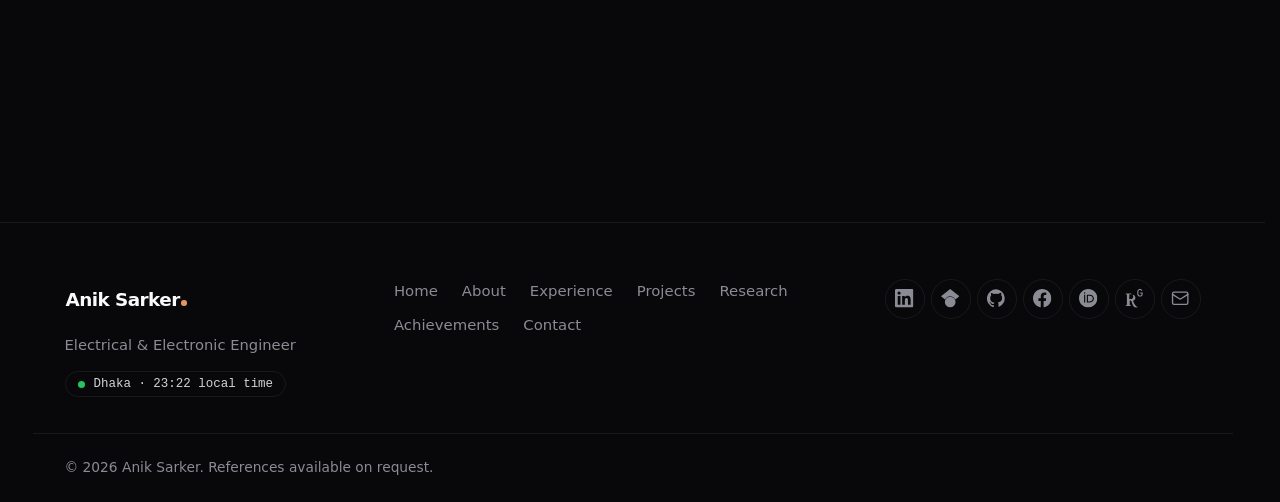
<file: experience.html>
<!DOCTYPE html>
<html lang="en">
<head>
  <meta charset="UTF-8" />
  <meta name="viewport" content="width=device-width, initial-scale=1, viewport-fit=cover" />
  <meta http-equiv="Content-Security-Policy" content="default-src 'self'; script-src 'self'; style-src 'self' 'unsafe-inline' https://fonts.googleapis.com; font-src 'self' https://fonts.gstatic.com; img-src 'self' data: blob: https:; connect-src 'self' https://api.web3forms.com https://formspree.io https://abacus.jasoncameron.dev; object-src 'none'; base-uri 'self'; form-action 'self' mailto:; frame-src 'none'; manifest-src 'self'; worker-src 'none'; media-src 'self'; upgrade-insecure-requests" />
  <meta name="referrer" content="strict-origin-when-cross-origin" />
  <meta name="site-root" content="./" />
  <title>Experience | Engr. Anik Sarker</title>
  <meta name="description" content="Work experience, certifications, workshops and mentorship of Anik Sarker." />
  <meta name="author" content="Anik Sarker" />
  <meta name="theme-color" content="#08080a" />
  <meta property="og:type" content="website" />
  <meta property="og:title" content="Experience | Engr. Anik Sarker" />
  <meta property="og:description" content="Work experience, certifications, workshops and mentorship of Anik Sarker." />
  <meta property="og:image" content="https://aniksarker.me/assets/img/og-3de9f55144.jpg" />
  <meta property="og:image:width" content="1200" />
  <meta property="og:image:height" content="630" />
  <meta property="og:image:alt" content="Anik Sarker, Electrical &amp; Electronic Engineer" />
  <meta property="og:site_name" content="Anik Sarker" />
  <meta name="thumbnail" content="https://aniksarker.me/assets/img/icon-512.png?v=3de9f55144" />
  <meta property="og:url" content="https://aniksarker.me/experience.html" />
  <link rel="canonical" href="https://aniksarker.me/experience.html" />
  <meta name="twitter:card" content="summary_large_image" />
  <meta name="twitter:image" content="https://aniksarker.me/assets/img/og-3de9f55144.jpg" />
  <link rel="icon" href="./favicon.ico?v=3de9f55144" sizes="48x48" />
  <link rel="icon" type="image/png" sizes="96x96" href="./assets/img/favicon-96.png?v=3de9f55144" />
  <link rel="icon" type="image/png" sizes="192x192" href="./assets/img/icon-192.png?v=3de9f55144" />
  <link rel="apple-touch-icon" href="./assets/img/apple-touch-icon.png?v=3de9f55144" />
  <link rel="manifest" href="./site.webmanifest" />
  <script src="./assets/js/theme-init.js?v=202611031628"></script>
  <link rel="modulepreload" href="./assets/js/app.js?v=202611031628" />
  <link rel="preload" as="script" href="./assets/js/preloader.js?v=202611031628" />
  <link rel="preconnect" href="https://fonts.googleapis.com" />
  <link rel="preconnect" href="https://fonts.gstatic.com" crossorigin />
  <link rel="stylesheet" href="https://fonts.googleapis.com/css2?family=Geist:wght@300..800&amp;family=Geist+Mono:wght@400..600&amp;display=swap" />
  <link rel="stylesheet" href="./assets/css/main.css?v=202611031628" />
  <link rel="modulepreload" href="./assets/js/icons.js?v=202611031628" />
  <link rel="modulepreload" href="./assets/js/store.js?v=202611031628" />
  <script src="./assets/js/preloader.js?v=202611031628" defer></script>
  <script type="module" src="./assets/js/app.js?v=202611031628"></script>
</head>
<body data-page="experience">
  <div class="preloader" id="preloader" role="presentation">
    <canvas class="pl-field" aria-hidden="true"></canvas>
    <div class="pl-core">
      <svg class="pl-ring" viewBox="0 0 120 120" aria-hidden="true"><circle class="pl-track" cx="60" cy="60" r="54" /><circle class="pl-prog" cx="60" cy="60" r="54" pathLength="100" /></svg>
      <span class="pl-mark" data-initials>AS</span>
    </div>
    <div class="pl-meta"><span data-name>Anik Sarker</span><b data-pct>0%</b></div>
    <p class="pl-hint">move your cursor · click to skip</p>
  </div>
  <div id="app-header"></div>
  <main id="main" tabindex="-1">
    <noscript><p>This portfolio needs JavaScript to display. You can reach Anik Sarker at inboxtoanik@gmail.com.</p></noscript>
  </main>
  <div id="app-footer"></div>
</body>
</html>
</file>
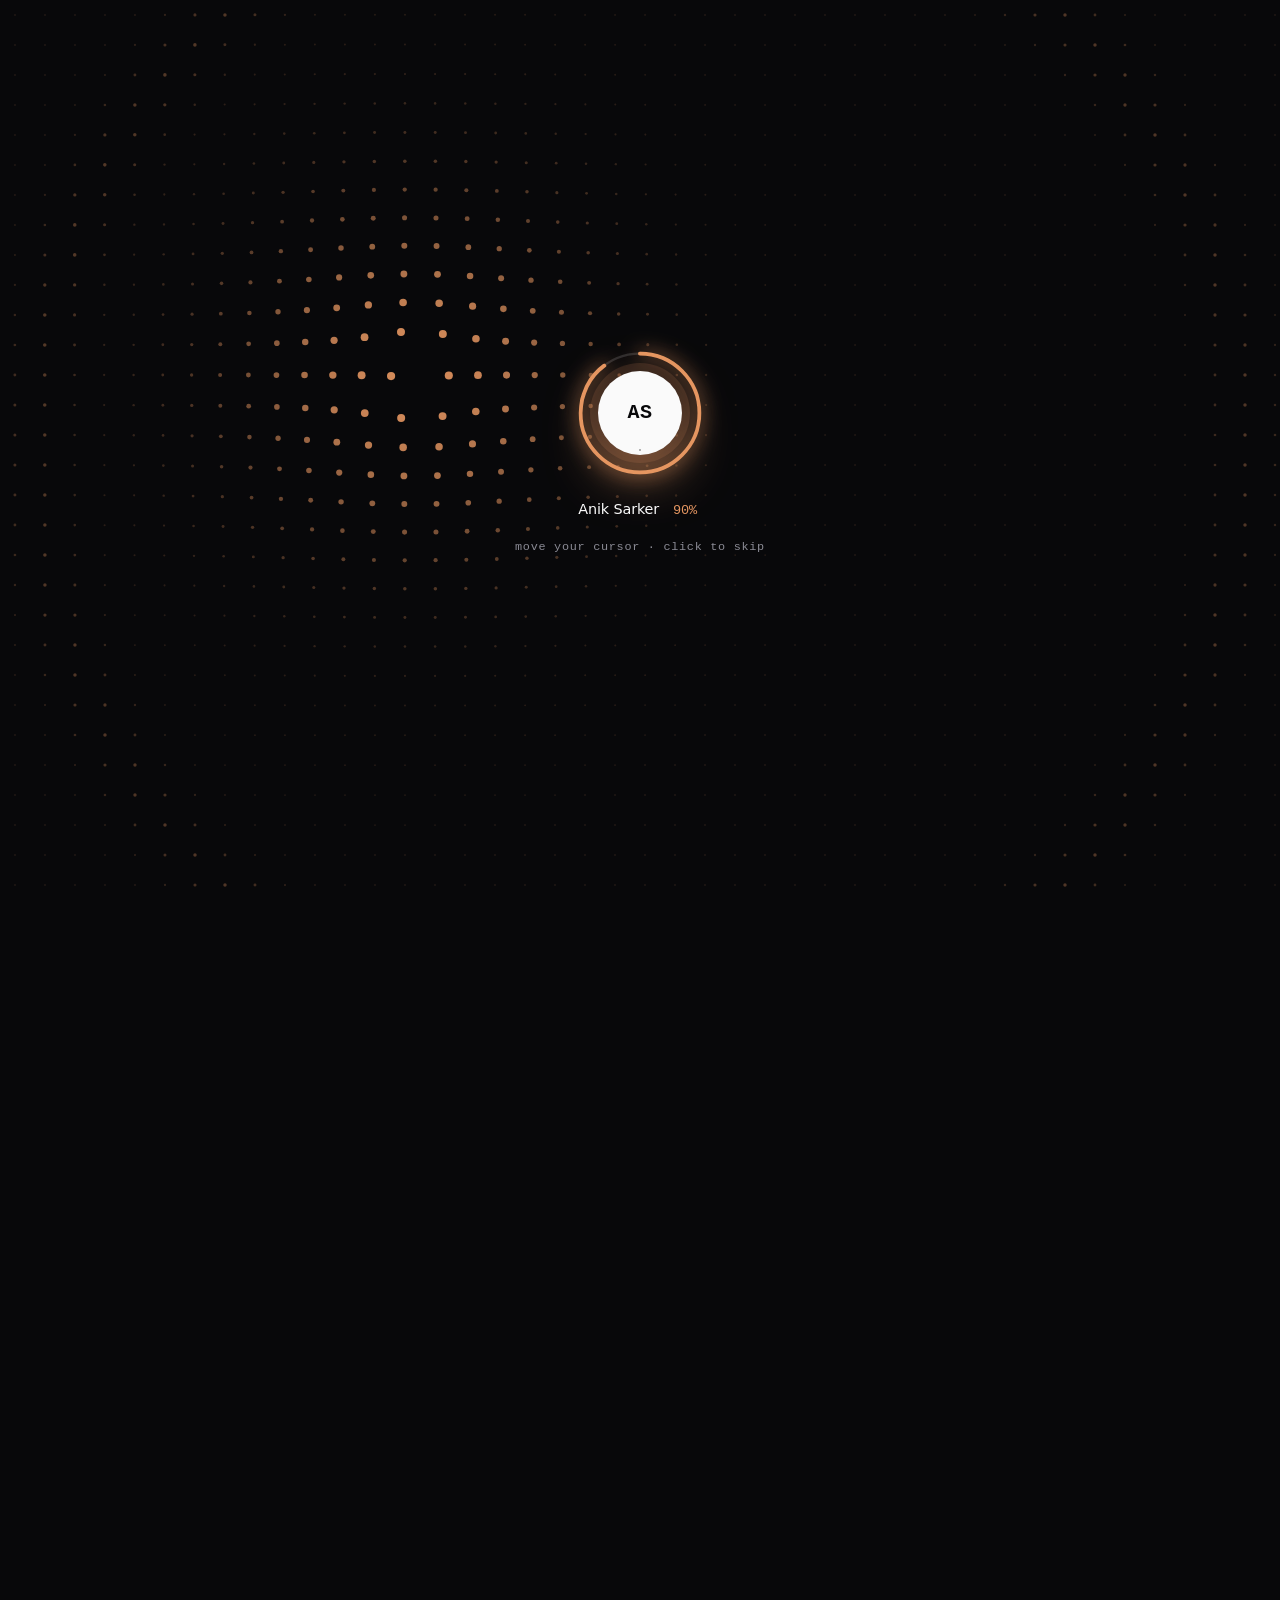
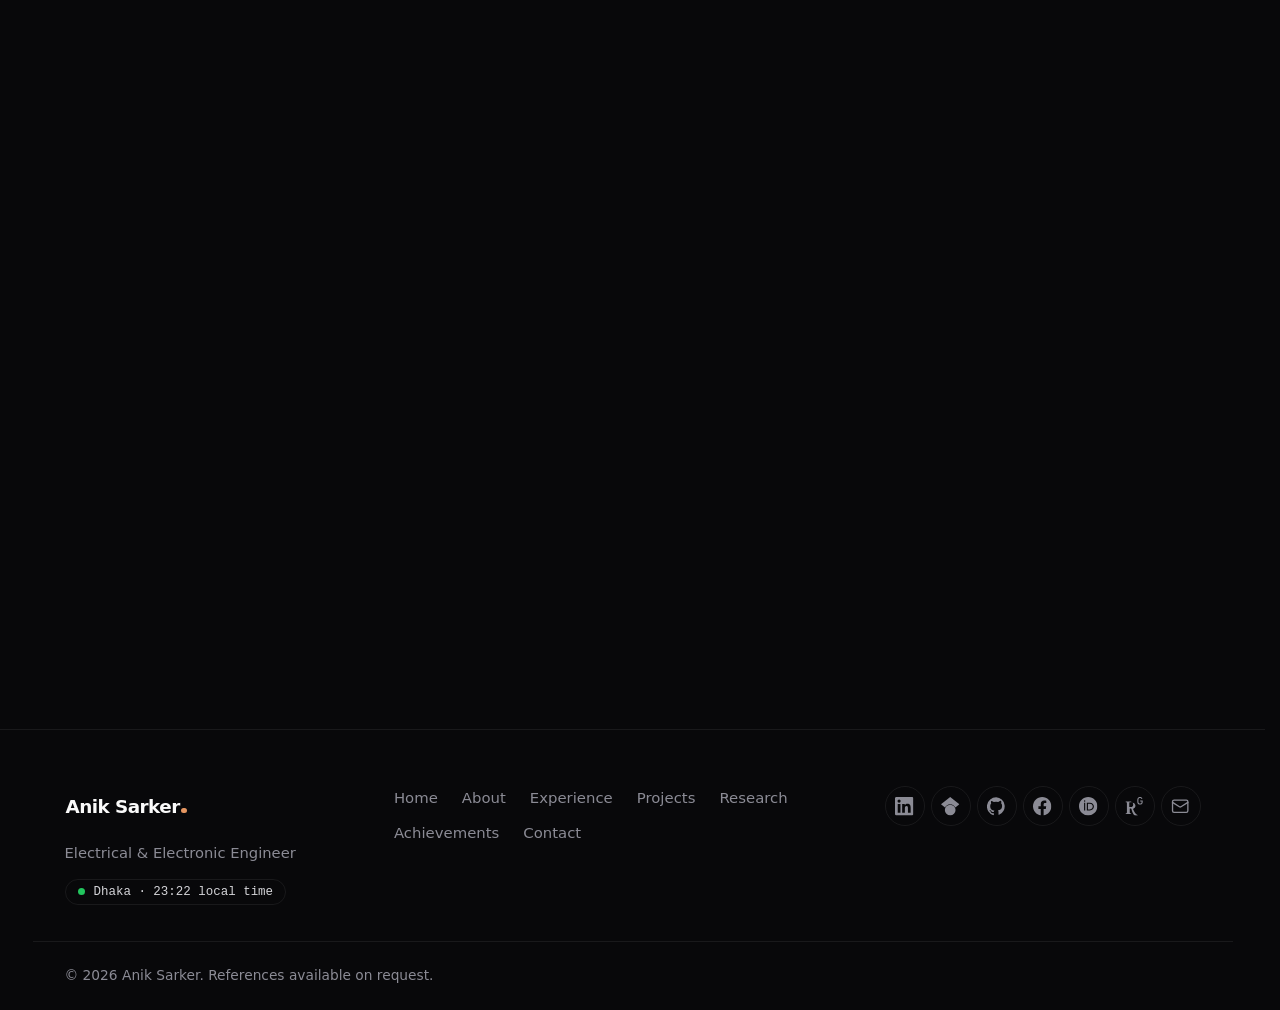
<file: projects.html>
<!DOCTYPE html>
<html lang="en">
<head>
  <meta charset="UTF-8" />
  <meta name="viewport" content="width=device-width, initial-scale=1, viewport-fit=cover" />
  <meta http-equiv="Content-Security-Policy" content="default-src 'self'; script-src 'self'; style-src 'self' 'unsafe-inline' https://fonts.googleapis.com; font-src 'self' https://fonts.gstatic.com; img-src 'self' data: blob: https:; connect-src 'self' https://api.web3forms.com https://formspree.io https://abacus.jasoncameron.dev; object-src 'none'; base-uri 'self'; form-action 'self' mailto:; frame-src 'none'; manifest-src 'self'; worker-src 'none'; media-src 'self'; upgrade-insecure-requests" />
  <meta name="referrer" content="strict-origin-when-cross-origin" />
  <meta name="site-root" content="./" />
  <title>Projects | Engr. Anik Sarker</title>
  <meta name="description" content="Hardware, IoT, power electronics, robotics and web projects by Anik Sarker." />
  <meta name="author" content="Anik Sarker" />
  <meta name="theme-color" content="#08080a" />
  <meta property="og:type" content="website" />
  <meta property="og:title" content="Projects | Engr. Anik Sarker" />
  <meta property="og:description" content="Hardware, IoT, power electronics, robotics and web projects by Anik Sarker." />
  <meta property="og:image" content="https://aniksarker.me/assets/img/og-3de9f55144.jpg" />
  <meta property="og:image:width" content="1200" />
  <meta property="og:image:height" content="630" />
  <meta property="og:image:alt" content="Anik Sarker, Electrical &amp; Electronic Engineer" />
  <meta property="og:site_name" content="Anik Sarker" />
  <meta name="thumbnail" content="https://aniksarker.me/assets/img/icon-512.png?v=3de9f55144" />
  <meta property="og:url" content="https://aniksarker.me/projects.html" />
  <link rel="canonical" href="https://aniksarker.me/projects.html" />
  <meta name="twitter:card" content="summary_large_image" />
  <meta name="twitter:image" content="https://aniksarker.me/assets/img/og-3de9f55144.jpg" />
  <link rel="icon" href="./favicon.ico?v=3de9f55144" sizes="48x48" />
  <link rel="icon" type="image/png" sizes="96x96" href="./assets/img/favicon-96.png?v=3de9f55144" />
  <link rel="icon" type="image/png" sizes="192x192" href="./assets/img/icon-192.png?v=3de9f55144" />
  <link rel="apple-touch-icon" href="./assets/img/apple-touch-icon.png?v=3de9f55144" />
  <link rel="manifest" href="./site.webmanifest" />
  <script src="./assets/js/theme-init.js?v=202611031628"></script>
  <link rel="modulepreload" href="./assets/js/app.js?v=202611031628" />
  <link rel="preload" as="script" href="./assets/js/preloader.js?v=202611031628" />
  <link rel="preconnect" href="https://fonts.googleapis.com" />
  <link rel="preconnect" href="https://fonts.gstatic.com" crossorigin />
  <link rel="stylesheet" href="https://fonts.googleapis.com/css2?family=Geist:wght@300..800&amp;family=Geist+Mono:wght@400..600&amp;display=swap" />
  <link rel="stylesheet" href="./assets/css/main.css?v=202611031628" />
  <link rel="modulepreload" href="./assets/js/icons.js?v=202611031628" />
  <link rel="modulepreload" href="./assets/js/store.js?v=202611031628" />
  <script src="./assets/js/preloader.js?v=202611031628" defer></script>
  <script type="module" src="./assets/js/app.js?v=202611031628"></script>
</head>
<body data-page="projects">
  <div class="preloader" id="preloader" role="presentation">
    <canvas class="pl-field" aria-hidden="true"></canvas>
    <div class="pl-core">
      <svg class="pl-ring" viewBox="0 0 120 120" aria-hidden="true"><circle class="pl-track" cx="60" cy="60" r="54" /><circle class="pl-prog" cx="60" cy="60" r="54" pathLength="100" /></svg>
      <span class="pl-mark" data-initials>AS</span>
    </div>
    <div class="pl-meta"><span data-name>Anik Sarker</span><b data-pct>0%</b></div>
    <p class="pl-hint">move your cursor · click to skip</p>
  </div>
  <div id="app-header"></div>
  <main id="main" tabindex="-1">
    <noscript><p>This portfolio needs JavaScript to display. You can reach Anik Sarker at inboxtoanik@gmail.com.</p></noscript>
  </main>
  <div id="app-footer"></div>
</body>
</html>
</file>
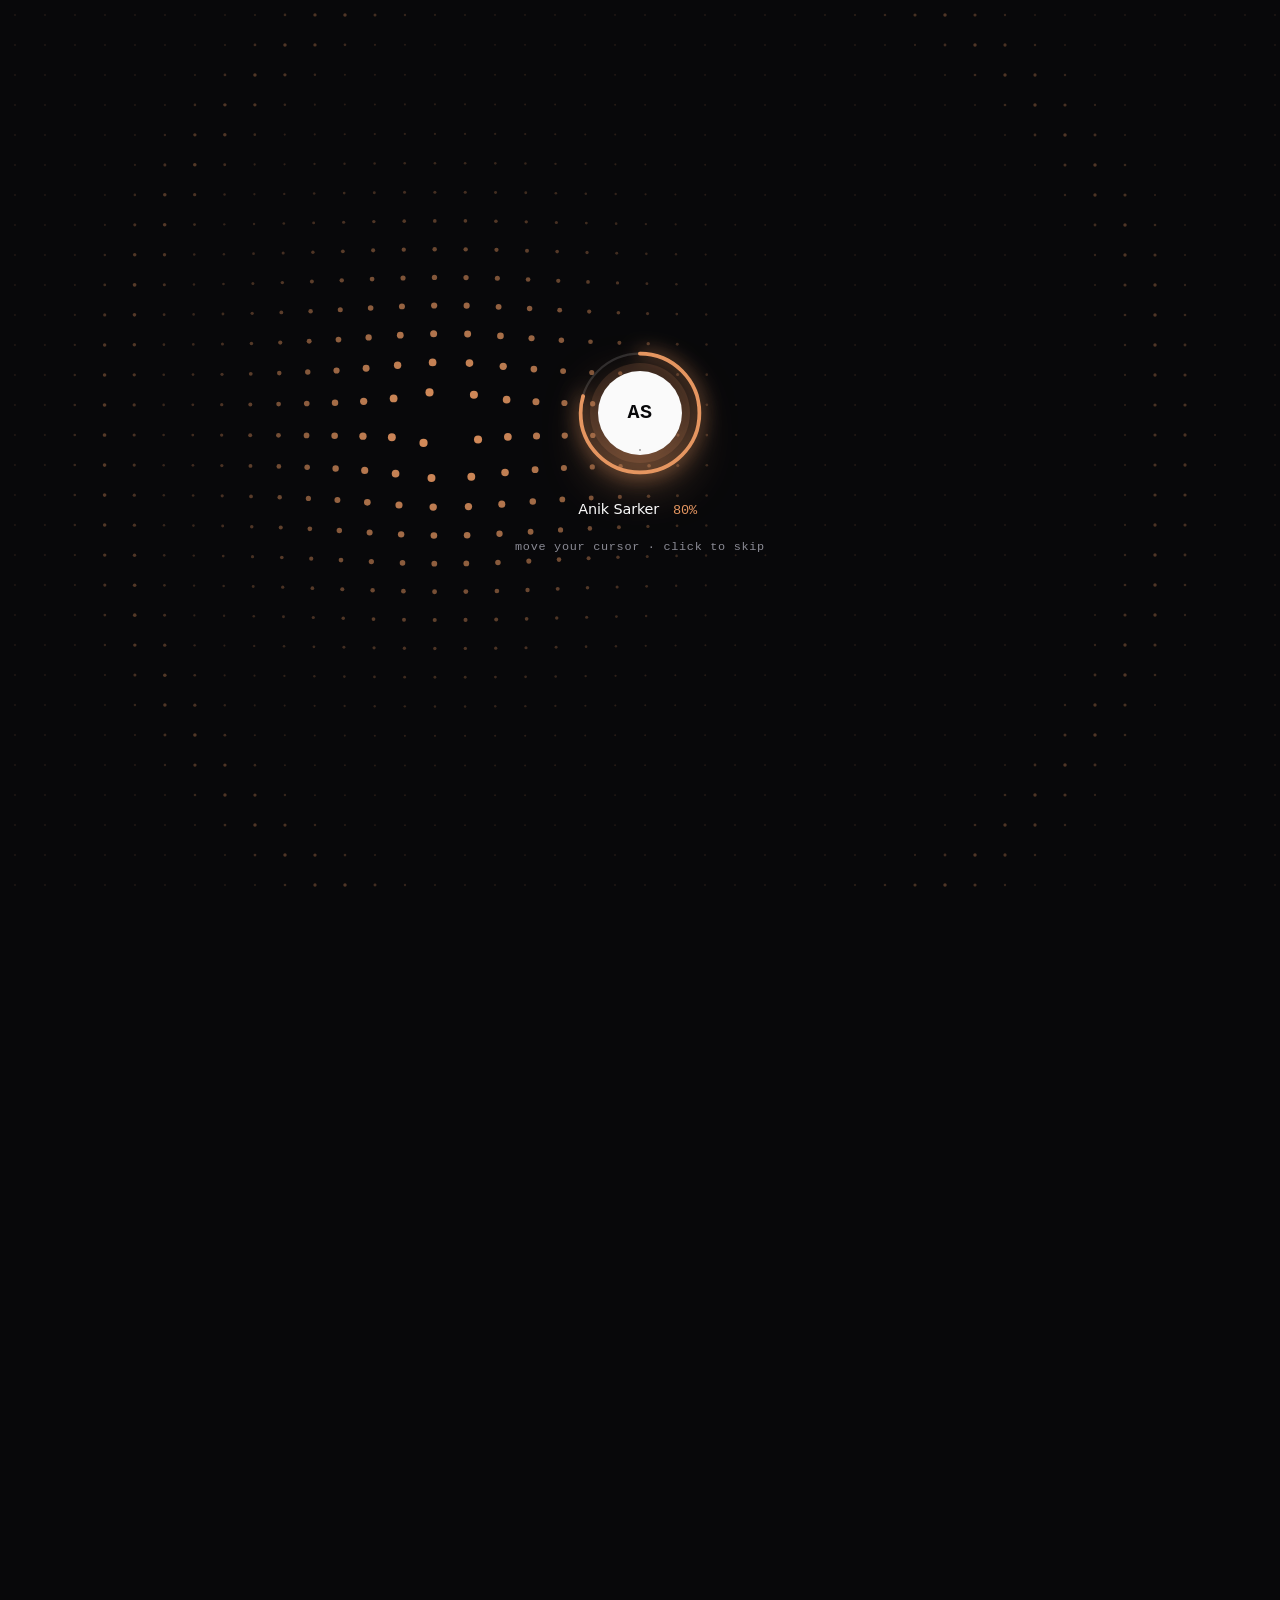
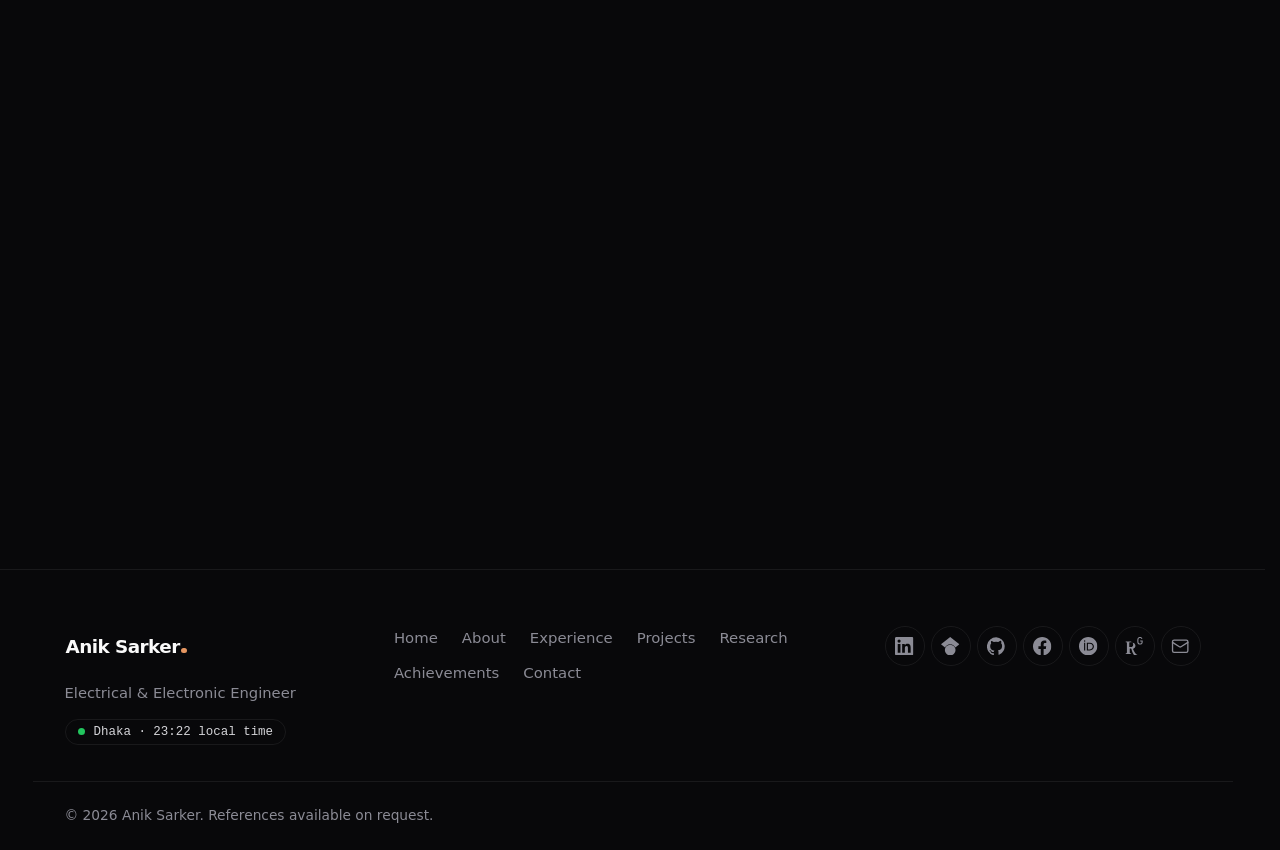
<file: research.html>
<!DOCTYPE html>
<html lang="en">
<head>
  <meta charset="UTF-8" />
  <meta name="viewport" content="width=device-width, initial-scale=1, viewport-fit=cover" />
  <meta http-equiv="Content-Security-Policy" content="default-src 'self'; script-src 'self'; style-src 'self' 'unsafe-inline' https://fonts.googleapis.com; font-src 'self' https://fonts.gstatic.com; img-src 'self' data: blob: https:; connect-src 'self' https://api.web3forms.com https://formspree.io https://abacus.jasoncameron.dev; object-src 'none'; base-uri 'self'; form-action 'self' mailto:; frame-src 'none'; manifest-src 'self'; worker-src 'none'; media-src 'self'; upgrade-insecure-requests" />
  <meta name="referrer" content="strict-origin-when-cross-origin" />
  <meta name="site-root" content="./" />
  <title>Research | Engr. Anik Sarker</title>
  <meta name="description" content="Peer-reviewed IEEE publications by Anik Sarker." />
  <meta name="author" content="Anik Sarker" />
  <meta name="theme-color" content="#08080a" />
  <meta property="og:type" content="website" />
  <meta property="og:title" content="Research | Engr. Anik Sarker" />
  <meta property="og:description" content="Peer-reviewed IEEE publications by Anik Sarker." />
  <meta property="og:image" content="https://aniksarker.me/assets/img/og-3de9f55144.jpg" />
  <meta property="og:image:width" content="1200" />
  <meta property="og:image:height" content="630" />
  <meta property="og:image:alt" content="Anik Sarker, Electrical &amp; Electronic Engineer" />
  <meta property="og:site_name" content="Anik Sarker" />
  <meta name="thumbnail" content="https://aniksarker.me/assets/img/icon-512.png?v=3de9f55144" />
  <meta property="og:url" content="https://aniksarker.me/research.html" />
  <link rel="canonical" href="https://aniksarker.me/research.html" />
  <meta name="twitter:card" content="summary_large_image" />
  <meta name="twitter:image" content="https://aniksarker.me/assets/img/og-3de9f55144.jpg" />
  <link rel="icon" href="./favicon.ico?v=3de9f55144" sizes="48x48" />
  <link rel="icon" type="image/png" sizes="96x96" href="./assets/img/favicon-96.png?v=3de9f55144" />
  <link rel="icon" type="image/png" sizes="192x192" href="./assets/img/icon-192.png?v=3de9f55144" />
  <link rel="apple-touch-icon" href="./assets/img/apple-touch-icon.png?v=3de9f55144" />
  <link rel="manifest" href="./site.webmanifest" />
  <script src="./assets/js/theme-init.js?v=202611031628"></script>
  <link rel="modulepreload" href="./assets/js/app.js?v=202611031628" />
  <link rel="preload" as="script" href="./assets/js/preloader.js?v=202611031628" />
  <link rel="preconnect" href="https://fonts.googleapis.com" />
  <link rel="preconnect" href="https://fonts.gstatic.com" crossorigin />
  <link rel="stylesheet" href="https://fonts.googleapis.com/css2?family=Geist:wght@300..800&amp;family=Geist+Mono:wght@400..600&amp;display=swap" />
  <link rel="stylesheet" href="./assets/css/main.css?v=202611031628" />
  <link rel="modulepreload" href="./assets/js/icons.js?v=202611031628" />
  <link rel="modulepreload" href="./assets/js/store.js?v=202611031628" />
  <script src="./assets/js/preloader.js?v=202611031628" defer></script>
  <script type="module" src="./assets/js/app.js?v=202611031628"></script>
</head>
<body data-page="research">
  <div class="preloader" id="preloader" role="presentation">
    <canvas class="pl-field" aria-hidden="true"></canvas>
    <div class="pl-core">
      <svg class="pl-ring" viewBox="0 0 120 120" aria-hidden="true"><circle class="pl-track" cx="60" cy="60" r="54" /><circle class="pl-prog" cx="60" cy="60" r="54" pathLength="100" /></svg>
      <span class="pl-mark" data-initials>AS</span>
    </div>
    <div class="pl-meta"><span data-name>Anik Sarker</span><b data-pct>0%</b></div>
    <p class="pl-hint">move your cursor · click to skip</p>
  </div>
  <div id="app-header"></div>
  <main id="main" tabindex="-1">
    <noscript><p>This portfolio needs JavaScript to display. You can reach Anik Sarker at inboxtoanik@gmail.com.</p></noscript>
  </main>
  <div id="app-footer"></div>
</body>
</html>
</file>
<file: assets/css/main.css>
/* =========================================================
   Portfolio: modern, dark-first design system
   Type: Geist + Geist Mono. Accents: --a1 (primary), --a2 (secondary), --a3 (highlight).
   Every colour is a variable so the admin portal can recolour the whole site.
   ========================================================= */

@view-transition { navigation: auto; }

:root {
  --a1: #ff6a1f;
  --a2: #3dd6a3;
  --a3: #ffd23f;

  --font-display: "Geist", "Inter", "Segoe UI", system-ui, sans-serif;
  --font-body: "Geist", "Inter", "Segoe UI", system-ui, -apple-system, sans-serif;
  --font-mono: "Geist Mono", ui-monospace, "Cascadia Code", Consolas, monospace;

  --radius-sm: 10px;
  --radius: 18px;
  --radius-lg: 26px;
  --ease: cubic-bezier(.22, 1, .36, 1);
  --spring: cubic-bezier(.34, 1.56, .64, 1);
  --nav-h: 76px;

  /* Light */
  --bg: #fafafa;
  --bg-2: #f4f4f5;
  --surface: #ffffff;
  --surface-2: #f4f4f5;
  --text: #09090b;
  --text-2: #3f3f46;
  --muted: #71717a;
  --line: rgba(9, 9, 11, .08);
  --line-strong: rgba(9, 9, 11, .15);
  --dots: rgba(9, 9, 11, .09);
  --accent: color-mix(in oklab, var(--a1) 82%, #000);
  --accent-2: color-mix(in oklab, var(--a2) 70%, #000);
  --accent-3: color-mix(in oklab, var(--a3) 80%, #000);
  --on-accent: #09090b;
  --glow: color-mix(in srgb, var(--a1) 16%, transparent);
  --shadow: 0 1px 2px rgba(9, 9, 11, .04), 0 8px 24px -12px rgba(9, 9, 11, .12);
  --shadow-lift: 0 2px 4px rgba(9, 9, 11, .04), 0 24px 48px -20px rgba(9, 9, 11, .22);
  --glass: color-mix(in srgb, var(--surface) 72%, transparent);
  --trace: rgba(9, 9, 11, .06);
  --trace-pulse: var(--a1);
  color-scheme: light;
}
:root[data-theme="dark"] {
  --bg: #08080a;
  --bg-2: #0e0e11;
  --surface: #111114;
  --surface-2: #19191d;
  --text: #fafafa;
  --text-2: #d4d4d8;
  --muted: #8b8b95;
  --line: rgba(255, 255, 255, .07);
  --line-strong: rgba(255, 255, 255, .14);
  --dots: rgba(255, 255, 255, .07);
  --accent: var(--a1);
  --accent-2: var(--a2);
  --accent-3: var(--a3);
  --glow: color-mix(in srgb, var(--a1) 22%, transparent);
  --shadow: 0 1px 0 rgba(255, 255, 255, .03) inset, 0 10px 30px -14px rgba(0, 0, 0, .8);
  --shadow-lift: 0 1px 0 rgba(255, 255, 255, .05) inset, 0 30px 60px -24px rgba(0, 0, 0, .9);
  --glass: color-mix(in srgb, var(--surface) 62%, transparent);
  --trace: rgba(255, 255, 255, .045);
  color-scheme: dark;
}
:root { --grad: var(--a1); --neu-in: inset 0 1px 2px rgba(0,0,0,.06); --neu-sm: var(--shadow); --neu: var(--shadow); --glass-border: var(--line); --glass-strong: var(--surface); --glass-shadow: var(--shadow); --on-grad: var(--on-accent); }

/* ---------- Base ---------- */
*, *::before, *::after { box-sizing: border-box; }
[hidden] { display: none !important; }
html { scroll-behavior: smooth; scroll-padding-top: calc(var(--nav-h) + 16px); -webkit-text-size-adjust: 100%; }
body {
  margin: 0; font-family: var(--font-body); font-size: 16px; line-height: 1.65; color: var(--text); background: var(--bg);
  overflow-x: hidden; -webkit-font-smoothing: antialiased; min-height: 100vh; display: flex; flex-direction: column;
}
/* Dot grid that fades out, plus a soft accent glow at the top of every page */
body::before { content: ""; position: fixed; inset: 0; z-index: -3; pointer-events: none;
  background-image: radial-gradient(var(--dots) 1px, transparent 1px); background-size: 26px 26px;
  -webkit-mask-image: radial-gradient(ellipse 80% 60% at 50% 0%, #000 30%, transparent 75%); mask-image: radial-gradient(ellipse 80% 60% at 50% 0%, #000 30%, transparent 75%); }
body::after { content: ""; position: fixed; left: 50%; top: -30vh; width: 120vw; height: 70vh; transform: translateX(-50%); z-index: -3; pointer-events: none;
  background: radial-gradient(ellipse at center, var(--glow), transparent 65%); }
body.modal-open { overflow: hidden; }
main { flex: 1; }
main:focus { outline: none; }
.hero, .page-hero, .contact-hero, .section, .marquee, .footer { overflow-x: clip; }
img { max-width: 100%; display: block; }
a { color: inherit; text-decoration: none; }
button { font: inherit; color: inherit; cursor: pointer; border: 0; background: none; }
h1, h2, h3, h4 { font-family: var(--font-display); font-weight: 600; line-height: 1.08; margin: 0; letter-spacing: -.035em; }
h3, h4 { letter-spacing: -.02em; }
p { margin: 0 0 1em; }
::selection { background: var(--a1); color: var(--on-accent); }
:focus-visible { outline: 2px solid var(--a1); outline-offset: 3px; border-radius: 8px; }
.skip-link { position: fixed; left: 16px; top: -60px; z-index: 2000; padding: 10px 16px; border-radius: 999px; background: var(--text); color: var(--bg); font-weight: 600; transition: top .2s; }
.skip-link:focus { top: 16px; }
noscript p { padding: 120px 24px; text-align: center; }
.ic { width: 1.15em; height: 1.15em; fill: none; stroke: currentColor; stroke-width: 1.75; stroke-linecap: round; stroke-linejoin: round; flex-shrink: 0; vertical-align: -0.2em; }
symbol .fill { fill: currentColor; stroke: none; }
.container { width: min(1200px, 100%); margin-inline: auto; padding-inline: clamp(16px, 4vw, 32px); }

/* Uploaded image icons */
img.ic-img { object-fit: contain; border-radius: 4px; vertical-align: -0.2em; }
.mc-icon img.ic-img, .c-icon img.ic-img, .big-ic img.ic-img, .pub-num img.ic-img, .ri img.ic-img, .tl-node img.ic-img { border-radius: 6px; }
.section-logo { display: block; width: 64px; height: 64px; object-fit: contain; margin: 0 auto 16px; border-radius: 16px; padding: 8px; background: var(--surface); border: 1px solid var(--line); box-shadow: var(--shadow); }
.section-head.left .section-logo, .page-hero .section-logo { margin-left: 0; }

/* Accent word in headings (class name kept for compatibility) */
.grad-text { color: var(--accent); }
:root[data-theme="dark"] .grad-text { text-shadow: 0 0 40px color-mix(in srgb, var(--a1) 45%, transparent); }

/* ---------- Surfaces with cursor spotlight ---------- */
.glass, .neu {
  position: relative; background: var(--surface); border: 1px solid var(--line); box-shadow: var(--shadow);
  transition: box-shadow .4s var(--ease), transform .4s var(--ease), border-color .3s, background-color .3s;
}
.glass::after, .neu::after {
  content: ""; position: absolute; inset: -1px; border-radius: inherit; padding: 1px; pointer-events: none; opacity: 0; transition: opacity .35s;
  background: radial-gradient(260px circle at var(--mx, 50%) var(--my, 50%), color-mix(in srgb, var(--a1) 85%, transparent), transparent 70%);
  -webkit-mask: linear-gradient(#000 0 0) content-box, linear-gradient(#000 0 0); -webkit-mask-composite: xor; mask-composite: exclude;
}
.glass:hover::after, .neu:hover::after { opacity: 1; }
.toast, .preview-bar, .to-top { position: fixed; }
.nav.glass::after, .toast::after, .preview-bar::after { display: none; }

/* ---------- Cursor ---------- */
.cursor-glow { position: fixed; left: 0; top: 0; width: 640px; height: 640px; margin: -320px 0 0 -320px; border-radius: 50%; pointer-events: none; z-index: -1;
  background: radial-gradient(circle, color-mix(in srgb, var(--a1) 13%, transparent), transparent 62%); transform: translate(-999px, -999px); will-change: transform; }
:root:not([data-theme="dark"]) .cursor-glow { background: radial-gradient(circle, color-mix(in srgb, var(--a1) 10%, transparent), transparent 62%); }
.cursor-dot, .cursor-ring { position: fixed; left: 0; top: 0; pointer-events: none; z-index: 2600; border-radius: 50%; transform: translate(-999px, -999px); will-change: transform; }
.cursor-dot { width: 6px; height: 6px; margin: -3px 0 0 -3px; background: var(--a1); }
.cursor-ring { width: 36px; height: 36px; margin: -18px 0 0 -18px; border: 1.5px solid color-mix(in srgb, var(--a1) 60%, transparent); transition: width .3s var(--ease), height .3s var(--ease), margin .3s var(--ease), background-color .3s, border-color .3s; }
.cursor-ring.hover { width: 56px; height: 56px; margin: -28px 0 0 -28px; background: color-mix(in srgb, var(--a1) 10%, transparent); border-color: var(--a1); }
.cursor-ring.down { width: 26px; height: 26px; margin: -13px 0 0 -13px; }
@media (hover: none), (pointer: coarse) { .cursor-glow, .cursor-dot, .cursor-ring { display: none; } }

/* ---------- Background canvas ---------- */
.bg-canvas { position: fixed; inset: 0; width: 100%; height: 100%; z-index: -2; pointer-events: none; opacity: .9; }
.bg-orbs { display: none; }

/* ---------- Preloader: interactive dot field + progress ring ---------- */
.preloader { position: fixed; inset: 0; z-index: 9999; display: grid; place-content: center; justify-items: center; gap: 22px; background: var(--bg); color: var(--text); cursor: crosshair; --iris: 0px;
  -webkit-mask: radial-gradient(circle at 50% 50%, transparent var(--iris), #000 calc(var(--iris) + 1px)); mask: radial-gradient(circle at 50% 50%, transparent var(--iris), #000 calc(var(--iris) + 1px)); }
.preloader.skip { display: none; }
.pl-field { position: absolute; inset: 0; }
.pl-core { position: relative; width: 132px; height: 132px; display: grid; place-items: center; }
.pl-ring { position: absolute; inset: 0; width: 100%; height: 100%; transform: rotate(-90deg); overflow: visible; }
.pl-track { fill: none; stroke: var(--line-strong); stroke-width: 2; }
.pl-prog { fill: none; stroke: var(--a1); stroke-width: 3.5; stroke-linecap: round; stroke-dasharray: 100; stroke-dashoffset: 100; filter: drop-shadow(0 0 8px var(--a1)); }
.pl-mark { position: relative; width: 84px; height: 84px; border-radius: 50%; display: grid; place-items: center; background: var(--text); color: var(--bg); font: 600 1.25rem var(--font-mono); letter-spacing: .02em; box-shadow: 0 0 0 8px color-mix(in srgb, var(--a1) 14%, transparent), 0 20px 60px -10px var(--a1); animation: plPulse 1.6s ease-in-out infinite; }
.preloader.locked .pl-mark { animation: plPop .5s var(--spring) forwards; }
@keyframes plPulse { 50% { box-shadow: 0 0 0 16px color-mix(in srgb, var(--a1) 6%, transparent), 0 20px 70px -10px var(--a1); } }
@keyframes plPop { to { transform: scale(1.15); background: var(--a1); color: var(--on-accent); } }
.pl-meta { position: relative; display: flex; gap: 14px; align-items: baseline; font: 500 .9rem var(--font-body); letter-spacing: -.01em; }
.pl-meta b { font: 500 .85rem var(--font-mono); color: var(--a1); min-width: 3.5ch; }
.pl-hint { position: relative; margin: 0; font: 400 .74rem var(--font-mono); color: var(--muted); letter-spacing: .06em; }
body:not(.ready) #main { opacity: 0; }
#main { transition: opacity .5s var(--ease); }
.scroll-progress { position: fixed; top: 0; left: 0; height: 2px; width: 100%; z-index: 1001; background: linear-gradient(90deg, var(--a1), var(--a3)); transform-origin: 0 50%; transform: scaleX(0); box-shadow: 0 0 12px var(--a1); }

/* ---------- Navigation: brand, floating link pill, actions ---------- */
.nav-wrap { position: fixed; inset-inline: 0; top: 0; z-index: 1000; padding: calc(env(safe-area-inset-top, 0px) + 16px) clamp(16px, 4vw, 32px) 0; transition: transform .45s var(--ease); view-transition-name: site-nav; pointer-events: none; }
.nav-wrap > * { pointer-events: auto; }
.nav-wrap.hidden { transform: translateY(-140%); }
.nav { max-width: 1200px; margin: 0 auto; display: grid; grid-template-columns: 1fr auto 1fr; align-items: center; gap: 12px; pointer-events: none; }
.nav > * { pointer-events: auto; }
.brand { justify-self: start; display: inline-flex; align-items: center; gap: 10px; padding: 5px 14px 5px 5px; border-radius: 999px; font-weight: 600; font-size: 1.02rem; letter-spacing: -.02em; border: 1px solid transparent; transition: background-color .35s, border-color .35s, backdrop-filter .35s; }
.nav-wrap.scrolled .brand { background: var(--glass); border-color: var(--line); backdrop-filter: blur(16px); -webkit-backdrop-filter: blur(16px); }
.brand-mark { width: 36px; height: 36px; border-radius: 50%; display: grid; place-items: center; background: var(--text); color: var(--bg); font: 600 .76rem var(--font-mono); letter-spacing: .02em; position: relative; transition: transform .6s var(--spring); }
.brand-mark::after { content: ""; position: absolute; right: 0; top: 0; width: 9px; height: 9px; border-radius: 50%; background: var(--a1); box-shadow: 0 0 0 2px var(--bg), 0 0 10px var(--a1); }
.brand:hover .brand-mark { transform: rotate(-12deg) scale(1.06); }
.brand-name .dot { color: var(--a1); }
.nav-links { justify-self: center; display: flex; gap: 2px; list-style: none; margin: 0; padding: 5px; position: relative; border-radius: 999px; background: var(--glass); border: 1px solid var(--line); backdrop-filter: blur(18px) saturate(160%); -webkit-backdrop-filter: blur(18px) saturate(160%); box-shadow: var(--shadow); }
.nav-links li { position: relative; z-index: 1; }
.nav-links a { display: flex; align-items: center; gap: 7px; padding: 7px 14px; border-radius: 999px; font-size: .88rem; font-weight: 500; color: var(--muted); transition: color .25s; position: relative; white-space: nowrap; }
.nav-links a .ic { display: none; }
.nav-links a:hover, .nav-links a.active { color: var(--text); }
.nav-links a.active::before { content: ""; width: 6px; height: 6px; border-radius: 50%; background: var(--a1); box-shadow: 0 0 8px var(--a1); }
.nav-indicator { position: absolute; z-index: 0; left: 0; top: 5px; bottom: 5px; width: 0; border-radius: 999px; background: var(--surface-2); box-shadow: inset 0 0 0 1px var(--line); transition: transform .5s var(--spring), width .5s var(--spring), opacity .25s; pointer-events: none; }
.nav-actions { justify-self: end; display: flex; gap: 6px; align-items: center; }
.icon-btn { width: 42px; height: 42px; border-radius: 50%; display: grid; place-items: center; position: relative; border: 1px solid var(--line); background: var(--glass); backdrop-filter: blur(16px); -webkit-backdrop-filter: blur(16px); color: var(--text-2); flex-shrink: 0; transition: color .2s, border-color .2s, transform .4s var(--spring), background-color .2s; }
.icon-btn::after { display: none; }
.icon-btn:hover { color: var(--a1); border-color: color-mix(in srgb, var(--a1) 45%, transparent); transform: rotate(-14deg) scale(1.05); }
.nav-actions .icon-btn .ic { position: absolute; transition: transform .5s var(--ease), opacity .35s; }
[data-theme="dark"] .ic-sun, :root:not([data-theme="dark"]) .ic-moon { transform: rotate(-90deg) scale(0); opacity: 0; }
.menu-btn { display: none; }
.menu-btn:hover { transform: none; }
.menu-btn .ic-close { opacity: 0; transform: rotate(-90deg); }
.menu-btn[aria-expanded="true"] .ic-close { opacity: 1; transform: none; }
.menu-btn[aria-expanded="true"] .ic-menu { opacity: 0; transform: rotate(90deg); }

/* ---------- Buttons ---------- */
.btn { position: relative; display: inline-flex; align-items: center; justify-content: center; gap: 10px; padding: 14px 24px; border-radius: 999px; font-weight: 600; font-size: .95rem; letter-spacing: -.01em; overflow: hidden; isolation: isolate; transition: transform .35s var(--spring), box-shadow .3s, background-color .2s, color .2s, border-color .2s; will-change: transform; }
.btn-primary { color: var(--on-accent); background: var(--a1); box-shadow: 0 0 0 1px color-mix(in srgb, var(--a1) 60%, #fff) inset, 0 10px 30px -10px var(--a1); }
.btn-primary::before { content: ""; position: absolute; inset: 0; z-index: -1; background: linear-gradient(110deg, transparent 30%, rgba(255,255,255,.45) 50%, transparent 70%); transform: translateX(-120%); transition: transform .8s var(--ease); }
.btn-primary:hover::before { transform: translateX(120%); }
.btn-primary:hover { box-shadow: 0 0 0 1px color-mix(in srgb, var(--a1) 60%, #fff) inset, 0 16px 44px -10px var(--a1); }
.btn-primary:active { transform: scale(.97); }
.btn-neu { color: var(--text); background: var(--surface); border: 1px solid var(--line-strong); }
.btn-neu:hover { background: var(--surface-2); border-color: color-mix(in srgb, var(--a1) 50%, var(--line-strong)); }
.btn-neu:active { transform: scale(.97); }
.btn .ic { transition: transform .35s var(--spring); }
.btn:hover .ic { transform: translateX(2px) rotate(-8deg); }
.btn-block { width: 100%; }
.btn:disabled { opacity: .6; cursor: progress; }
.btn.loading .ic { animation: spin 1s linear infinite; }
.spark { position: fixed; z-index: 3000; width: 5px; height: 5px; border-radius: 50%; background: var(--a3); pointer-events: none; box-shadow: 0 0 8px var(--a1); }
.link-arrow { display: inline-flex; align-items: center; gap: 8px; font-weight: 600; color: var(--text); padding: 10px 18px; border-radius: 999px; border: 1px solid var(--line-strong); background: var(--surface); transition: gap .3s var(--ease), border-color .2s, color .2s; }
.link-arrow:hover { gap: 14px; border-color: var(--a1); color: var(--a1); }
.link-arrow.sm { font-size: .82rem; padding: 6px 12px; }
.center-link { display: flex; justify-content: center; margin-top: 40px; }

/* ---------- Section heads ---------- */
.section { padding-block: clamp(64px, 9vw, 120px); position: relative; }
.section.tight { padding-top: clamp(16px, 3vw, 36px); }
.section-head { max-width: 760px; margin: 0 auto clamp(36px, 5vw, 56px); text-align: center; }
.section-head.left { text-align: left; margin-inline: 0; }
.eyebrow { display: inline-flex; align-items: center; gap: 10px; padding: 6px 14px 6px 6px; border-radius: 999px; font: 500 .75rem var(--font-mono); text-transform: uppercase; letter-spacing: .1em; color: var(--text-2); border: 1px solid var(--line-strong); background: var(--glass); backdrop-filter: blur(8px); margin-bottom: 18px; }
.eyebrow .num { display: grid; place-items: center; min-width: 26px; height: 22px; padding: 0 6px; border-radius: 999px; background: var(--a1); color: var(--on-accent); font-weight: 600; letter-spacing: 0; }
.eyebrow .rule, .eyebrow .ic { display: none; }
.section-head h2, .section-head h1 { font-size: clamp(2.1rem, 5vw, 3.6rem); }
.lead { color: var(--muted); margin: 16px auto 0; font-size: 1.08rem; max-width: 60ch; }
.section-head.left .lead { margin-left: 0; }

/* ---------- Hero ---------- */
.hero { min-height: 100svh; display: flex; flex-direction: column; justify-content: center; padding-top: calc(var(--nav-h) + 40px); padding-bottom: 40px; position: relative; }
.hero-grid { display: grid; grid-template-columns: 1.15fr .85fr; gap: clamp(24px, 5vw, 64px); align-items: center; }
.pill { display: inline-flex; align-items: center; gap: 10px; padding: 7px 14px 7px 10px; border-radius: 999px; font-size: .84rem; font-weight: 500; color: var(--text-2); margin-bottom: 26px; border: 1px solid var(--line-strong); background: var(--glass); backdrop-filter: blur(10px); }
.live-dot { position: relative; width: 8px; height: 8px; border-radius: 50%; background: #22c55e; flex-shrink: 0; }
.live-dot::after { content: ""; position: absolute; inset: 0; border-radius: 50%; background: #22c55e; animation: ping 1.8s cubic-bezier(0, 0, .2, 1) infinite; }
@keyframes ping { 75%, 100% { transform: scale(2.6); opacity: 0; } }
.hero-title { display: flex; flex-direction: column; gap: 10px; }
.hero-title .hello { font: 500 1rem var(--font-mono); color: var(--muted); }
.hero-title .name { font-size: clamp(3.2rem, 8.4vw, 6.8rem); font-weight: 650; letter-spacing: -.055em; line-height: .92; }
.hero-title .prefix { display: block; width: max-content; font: 500 .78rem var(--font-mono); letter-spacing: .1em; text-transform: uppercase; color: var(--a1); border: 1px solid color-mix(in srgb, var(--a1) 40%, transparent); background: color-mix(in srgb, var(--a1) 8%, transparent); padding: 4px 10px; border-radius: 999px; margin: 0 0 16px; }
@media (max-width: 960px) { .hero-title .prefix { margin-inline: auto; } }
.hero-title .ch { display: inline-block; opacity: 0; transform: translateY(.5em) rotate(6deg); filter: blur(8px); }
.in .ch { animation: chIn .9s var(--ease) forwards; animation-delay: calc(.2s + var(--i) * 35ms); }
@keyframes chIn { to { opacity: 1; transform: none; filter: none; } }
.hero-role { display: flex; align-items: center; gap: 10px; margin: 24px 0 16px; font: 500 clamp(1rem, 2vw, 1.15rem) var(--font-mono); color: var(--text-2); min-height: 1.8em; }
.hero-role .prompt { color: var(--a1); }
.hero-role .ic { display: none; }
.caret { width: 2px; height: 1.25em; background: var(--a1); box-shadow: 0 0 8px var(--a1); animation: blink 1s steps(1) infinite; }
@keyframes blink { 50% { opacity: 0; } }
.hero-sub { font-size: 1.1rem; color: var(--muted); max-width: 54ch; }
.hero-cta { display: flex; flex-wrap: wrap; gap: 12px; margin: 32px 0 28px; }
.hero-social { display: flex; gap: 8px; flex-wrap: wrap; }
.social { width: 46px; height: 46px; border-radius: 50%; display: grid; place-items: center; position: relative; color: var(--muted); border: 1px solid var(--line); background: var(--surface); transition: color .2s, transform .4s var(--spring), border-color .2s, box-shadow .3s; }
.social .ic { width: 19px; height: 19px; }
.social:hover { color: var(--a1); border-color: color-mix(in srgb, var(--a1) 50%, transparent); transform: translateY(-4px) scale(1.06); box-shadow: 0 10px 24px -10px var(--a1); }
[data-tip] { position: relative; }
[data-tip]::after { content: attr(data-tip); position: absolute; bottom: calc(100% + 10px); left: 50%; transform: translate(-50%, 6px) scale(.95); padding: 5px 10px; border-radius: 999px; white-space: nowrap; font: 500 .72rem var(--font-body); background: var(--text); color: var(--bg); opacity: 0; pointer-events: none; transition: opacity .2s, transform .3s var(--spring); z-index: 10; }
[data-tip]:hover::after { opacity: 1; transform: translate(-50%, 0) scale(1); }

/* Portrait: 3D pop-out. The body sits inside the disc, the head breaks out over the top edge. */
.hero-visual { display: flex; justify-content: center; }
.hero .hero-visual { translate: 0 calc(var(--sy, 0) * .12px); }
.hero .hero-copy { translate: 0 calc(var(--sy, 0) * .05px); opacity: calc(1 - var(--sy, 0) / 1100); }
.portrait-stage { position: relative; width: min(450px, 86vw); aspect-ratio: 1 / 1.12; max-width: 100%; transition: transform .6s var(--ease); transform-style: preserve-3d; --px: 0px; --py: 0px; }
.disc-floor { position: absolute; left: 14%; right: 14%; bottom: -5%; height: 10%; border-radius: 50%; background: radial-gradient(ellipse, rgba(0,0,0,.45), transparent 70%); filter: blur(6px); }
.morph-blob, .morph-blob.disc { position: absolute; inset: 16% 7% 2% 7%; border-radius: 50%; overflow: hidden; isolation: isolate;
  background: radial-gradient(circle at 32% 26%, color-mix(in srgb, var(--a1) 55%, #fff) 0%, var(--a1) 38%, color-mix(in oklab, var(--a1) 55%, #000) 100%);
  box-shadow: 0 0 110px -24px var(--a1), 0 40px 60px -30px rgba(0,0,0,.6); animation: none; }
.disc-shine { position: absolute; inset: 0; border-radius: 50%; pointer-events: none; z-index: 2; box-shadow: inset 0 2px 1px rgba(255,255,255,.25), inset 0 0 0 1px rgba(255,255,255,.12); }
.portrait-in { position: absolute; max-width: none; z-index: 1; translate: var(--px) var(--py); transition: translate .5s var(--ease); }
.morph-blob.blob-2 { inset: 11% 2% -3% 2%; overflow: visible; background: conic-gradient(from 0deg, transparent 0 60%, var(--a1) 80%, var(--a3) 90%, transparent 100%); box-shadow: none; -webkit-mask: radial-gradient(farthest-side, transparent calc(100% - 2px), #000 calc(100% - 1.5px)); mask: radial-gradient(farthest-side, transparent calc(100% - 2px), #000 calc(100% - 1.5px)); animation: spin 6s linear infinite; opacity: .9; }
.orbit-ring { position: absolute; inset: 4%; width: 92%; height: auto; overflow: visible; animation: spin 90s linear infinite reverse; }
.orbit-ring circle { fill: none; stroke: var(--line-strong); stroke-width: 1; }
.orbit-ring .dashed { stroke: color-mix(in srgb, var(--a1) 40%, transparent); stroke-dasharray: 2 10; }
@keyframes spin { to { transform: rotate(360deg); } }
@keyframes breathe { 50% { opacity: .55; transform: scale(1.06); } }
.portrait { position: absolute; left: 4%; bottom: 0; width: 92%; height: auto; z-index: 3; translate: var(--px) var(--py); transition: translate .5s var(--ease); filter: drop-shadow(0 18px 24px rgba(0,0,0,.35)); }
.portrait, .portrait-in { animation: portraitIn 1.1s var(--ease) both .2s; }
.portrait-stage:not(.laid) .portrait, .portrait-stage:not(.laid) .portrait-in { visibility: hidden; }
@keyframes portraitIn { from { opacity: 0; filter: blur(12px); } }
.chip-float { position: absolute; z-index: 3; display: inline-flex; align-items: center; gap: 8px; padding: 6px 12px 6px 6px; border-radius: 999px; font-size: .78rem; font-weight: 500; white-space: nowrap; color: var(--text); background: var(--glass); border: 1px solid var(--line-strong); backdrop-filter: blur(14px); -webkit-backdrop-filter: blur(14px); box-shadow: var(--shadow-lift); animation: annoIn .8s var(--spring) both, bob 6s ease-in-out infinite; }
.chip-float .pad { width: 26px; height: 26px; border-radius: 50%; display: grid; place-items: center; background: color-mix(in srgb, var(--a1) 16%, transparent); color: var(--a1); }
.chip-float .pad .ic { width: 14px; height: 14px; }
.chip-float .lead-line { display: none; }
.chip-float.c1 { top: 14%; left: -8%; animation-delay: .7s, 0s; }
.chip-float.c2 { top: 4%; right: 0; animation-delay: .85s, -1.5s; }
.chip-float.c3 { top: 52%; right: -10%; animation-delay: 1s, -3s; }
.chip-float.c4 { top: 64%; left: -12%; animation-delay: 1.15s, -4.5s; }
@keyframes annoIn { from { opacity: 0; transform: scale(.6); } }
@keyframes bob { 0%, 100% { translate: 0 0; } 50% { translate: 0 -10px; } }
.badge-float { position: absolute; z-index: 4; display: flex; align-items: center; gap: 10px; padding: 9px 16px 9px 9px; border-radius: 999px; background: var(--glass); border: 1px solid var(--line-strong); backdrop-filter: blur(14px); box-shadow: var(--shadow-lift); animation: bob 7s ease-in-out infinite; }
.badge-float > .ic { width: 30px; height: 30px; padding: 7px; border-radius: 50%; background: var(--a1); color: var(--on-accent); }
.badge-float strong { display: block; font-size: 1rem; line-height: 1.1; }
.badge-float small { color: var(--muted); font-size: .72rem; }
.badge-float.b1 { bottom: 14%; left: -6%; }
.badge-float.b2 { bottom: 3%; right: -4%; animation-delay: -3s; }

/* Stats: bento cards */
.stats { display: grid; grid-template-columns: repeat(auto-fit, minmax(200px, 1fr)); gap: 12px; margin-top: clamp(40px, 6vw, 72px); }
.stat { padding: 22px; border-radius: var(--radius); display: grid; gap: 4px; overflow: hidden; }
.stat > .ic { position: absolute; right: 18px; top: 18px; width: 22px; height: 22px; color: var(--muted); transition: color .3s, transform .5s var(--spring); }
.stat:hover > .ic { color: var(--a1); transform: rotate(-12deg) scale(1.2); }
.stat b { display: block; font: 650 2.6rem/1 var(--font-display); letter-spacing: -.05em; font-variant-numeric: tabular-nums; }
.stat span { display: block; font-size: .88rem; color: var(--muted); }
.stat:hover { transform: translateY(-4px); box-shadow: var(--shadow-lift); }
.scroll-cue { display: none; }

/* Marquee */
.marquee { overflow: hidden; padding: 22px 0; border-block: 1px solid var(--line); -webkit-mask-image: linear-gradient(90deg, transparent, #000 12%, #000 88%, transparent); mask-image: linear-gradient(90deg, transparent, #000 12%, #000 88%, transparent); }
.marquee-track { display: flex; gap: 48px; width: max-content; animation: marquee 45s linear infinite; }
.marquee-track.js { animation: none; will-change: transform; }
.marquee:hover .marquee-track { animation-play-state: paused; }
.mq-item { display: inline-flex; align-items: center; gap: 12px; font-size: 1.15rem; font-weight: 500; letter-spacing: -.02em; color: var(--muted); white-space: nowrap; transition: color .2s; }
.mq-item:hover { color: var(--text); }
.mq-item .ic { width: 20px; height: 20px; color: var(--a1); }
@keyframes marquee { to { transform: translateX(-50%); } }

/* Page hero */
.page-hero { padding: calc(var(--nav-h) + clamp(56px, 9vw, 110px)) 0 clamp(24px, 4vw, 48px); }
.page-hero-inner { display: grid; grid-template-columns: 1fr auto; gap: 40px; align-items: end; }
.page-hero h1 { font-size: clamp(2.8rem, 7.6vw, 5.8rem); letter-spacing: -.055em; line-height: .95; }
.page-hero .lead { margin-left: 0; }
.crumbs { display: flex; align-items: center; gap: 8px; font-size: .85rem; color: var(--muted); margin-bottom: 20px; }
.crumbs a { display: inline-flex; align-items: center; gap: 6px; transition: color .2s; }
.crumbs a .ic { width: 14px; height: 14px; }
.crumbs a:hover { color: var(--a1); }
.crumbs > .ic { width: 14px; height: 14px; opacity: .5; }
.page-hero-art { position: relative; display: grid; place-items: end; }
.page-num { font: 700 clamp(6rem, 14vw, 11rem)/.8 var(--font-display); letter-spacing: -.07em; color: transparent; -webkit-text-stroke: 1.5px var(--line-strong); user-select: none; }
.page-num span { -webkit-text-stroke: 0; color: var(--a1); text-shadow: 0 0 60px color-mix(in srgb, var(--a1) 60%, transparent); }
.morph-blob.small, .ph-icon { display: none; }

/* About */
.about-grid { display: grid; grid-template-columns: .85fr 1.15fr; gap: clamp(24px, 4vw, 56px); align-items: center; }
.about-photo { display: flex; justify-content: center; }
.about-photo .portrait-stage { width: min(390px, 80vw); }
.about-text { padding: clamp(24px, 4vw, 38px); border-radius: var(--radius-lg); color: var(--text-2); font-size: 1.05rem; }
.about-tags { display: flex; flex-wrap: wrap; gap: 8px; margin-top: 22px; }
.tag { display: inline-flex; align-items: center; gap: 7px; padding: 7px 13px; border-radius: 999px; font-size: .84rem; border: 1px solid var(--line); background: var(--surface-2); color: var(--text-2); }
.tag .ic { color: var(--a1); width: 15px; height: 15px; }
.langs { display: grid; gap: 14px; margin-top: 24px; }
.lang-top { display: flex; align-items: center; gap: 10px; margin-bottom: 8px; }
.lang-top > span { display: inline-flex; align-items: center; gap: 8px; color: var(--text); }
.lang-top .ic { color: var(--a1); }
.lang-top small { color: var(--muted); margin-left: auto; font-size: .8rem; }
.focus-grid { display: grid; grid-template-columns: repeat(auto-fit, minmax(240px, 1fr)); gap: 14px; }
.mini-card { padding: 26px; border-radius: var(--radius-lg); }
.mini-card h3 { font-size: 1.12rem; margin: 20px 0 8px; }
.mini-card p { font-size: .94rem; color: var(--muted); margin: 0; }
.mc-icon { width: 46px; height: 46px; border-radius: 14px; display: grid; place-items: center; background: color-mix(in srgb, var(--a1) 12%, transparent); color: var(--a1); border: 1px solid color-mix(in srgb, var(--a1) 22%, transparent); transition: transform .5s var(--spring), background-color .3s, color .3s, box-shadow .3s; flex-shrink: 0; }
.mc-icon .ic { width: 22px; height: 22px; }
.mini-card:hover .mc-icon, .skill-card:hover .mc-icon, .skill-card.open .mc-icon, .award:hover .mc-icon, .cert:hover .mc-icon, .talk:hover .mc-icon { background: var(--a1); color: var(--on-accent); transform: rotate(-10deg) scale(1.08); box-shadow: 0 10px 24px -8px var(--a1); }
.mini-card:hover, .skill-card:hover, .award:hover, .cert:hover, .talk:hover, .tl-card:hover, .c-tile:hover, .lead-col:hover { box-shadow: var(--shadow-lift); }
.tilt { transform-style: preserve-3d; }

/* Chips */
.chips { display: flex; flex-wrap: wrap; gap: 6px; }
.chips span { font-size: .76rem; font-weight: 500; padding: 4px 10px; border-radius: 999px; background: var(--surface-2); color: var(--text-2); border: 1px solid var(--line); }
.chips.accent span { color: var(--a1); background: color-mix(in srgb, var(--a1) 10%, transparent); border-color: transparent; }

/* Skills */
.skills-grid { display: grid; grid-template-columns: repeat(3, 1fr); gap: 14px; }
.skill-card { padding: 26px; border-radius: var(--radius-lg); overflow: hidden; }
.skill-top { display: flex; align-items: center; gap: 14px; margin-bottom: 14px; padding-right: 30px; }
.skill-top h3 { font-size: 1.06rem; }
.skill-top small { display: block; color: var(--muted); font: 400 .76rem var(--font-mono); }
.skill-card p { color: var(--muted); font-size: .93rem; margin-bottom: 16px; }
.chips.tools span { transition: border-color .3s calc(var(--i, 0) * 25ms), color .3s calc(var(--i, 0) * 25ms), transform .4s var(--spring) calc(var(--i, 0) * 25ms); }
.skill-card:hover .chips.tools span, .skill-card.open .chips.tools span { border-color: color-mix(in srgb, var(--a1) 45%, transparent); color: var(--text); transform: translateY(-2px); }

/* Proof button */
.proof-btn { display: inline-flex; align-items: center; gap: 6px; padding: 5px 11px; border-radius: 999px; font-size: .76rem; font-weight: 600; color: var(--a1); border: 1px solid color-mix(in srgb, var(--a1) 35%, transparent); background: color-mix(in srgb, var(--a1) 10%, transparent); transition: background-color .2s, transform .3s var(--spring); }
.proof-btn:hover { background: color-mix(in srgb, var(--a1) 20%, transparent); transform: scale(1.06); }
.proof-btn .ic { width: 14px; height: 14px; }
.mini-card > .proof-btn, .skill-card > .proof-btn, .award > .proof-btn { position: absolute; top: 16px; right: 16px; z-index: 2; }
.award > .proof-btn { top: auto; bottom: 16px; }

/* Timeline */
.timeline { list-style: none; margin: 0 auto; padding: 0 0 0 34px; position: relative; max-width: 880px; }
.timeline::before { content: ""; position: absolute; left: 12px; top: 10px; bottom: 10px; width: 2px; border-radius: 2px; background: linear-gradient(var(--a1), color-mix(in srgb, var(--a1) 20%, transparent) 60%, transparent); }
.tl-item { position: relative; padding-left: 26px; margin-bottom: 18px; }
.tl-node { position: absolute; left: -34px; top: 24px; width: 26px; height: 26px; border-radius: 50%; display: grid; place-items: center; background: var(--bg); color: var(--a1); border: 2px solid var(--a1); box-shadow: 0 0 0 4px var(--bg), 0 0 18px -2px var(--a1); }
.tl-item.in .tl-node { animation: nodePop .6s var(--spring) both; }
@keyframes nodePop { from { transform: scale(0); } }
.tl-node .ic { width: 12px; height: 12px; }
.tl-card { padding: 24px 26px; border-radius: var(--radius-lg); }
.tl-meta { display: flex; flex-wrap: wrap; gap: 10px; align-items: center; margin-bottom: 10px; }
.chip-date { display: inline-flex; align-items: center; gap: 6px; font: 500 .76rem var(--font-mono); color: var(--muted); padding: 4px 10px; border-radius: 999px; background: var(--surface-2); }
.chip-date .ic { width: 13px; height: 13px; color: var(--a1); }
.score { font: 600 .74rem var(--font-mono); padding: 4px 10px; border-radius: 999px; color: var(--on-accent); background: var(--a1); }
.tl-card h3 { font-size: 1.18rem; }
.tl-org { color: var(--muted); font-size: .92rem; margin: 4px 0 12px; }
.tl-card ul { margin: 0; padding-left: 18px; color: var(--text-2); font-size: .95rem; }
.tl-card li { margin-bottom: 4px; }
.tl-card li::marker { color: var(--a1); }
.meter { height: 6px; border-radius: 999px; background: var(--surface-2); overflow: hidden; margin-top: 10px; }
.meter span { display: block; height: 100%; width: 0; border-radius: inherit; background: linear-gradient(90deg, var(--a1), var(--a3)); box-shadow: 0 0 12px var(--a1); transition: width 1.4s var(--ease) .3s; }
.in .meter span { width: var(--v); }

/* Certifications & talks */
.cert-grid { display: grid; grid-template-columns: repeat(auto-fill, minmax(320px, 1fr)); gap: 14px; }
.cert { display: flex; gap: 18px; padding: 24px; border-radius: var(--radius-lg); }
.cert h3 { font-size: 1.02rem; line-height: 1.35; }
.cert p { color: var(--muted); font-size: .88rem; margin: 6px 0 0; }
.cert-actions { display: flex; gap: 10px; align-items: center; flex-wrap: wrap; margin-top: 14px; }
.cert-actions:empty { display: none; }
.talks-grid { display: grid; grid-template-columns: repeat(2, 1fr); gap: 14px; }
.talk { padding: 24px; border-radius: var(--radius-lg); display: grid; grid-template-columns: auto 1fr; gap: 16px; }
.talk h3 { margin: 4px 0; font-size: 1.04rem; line-height: 1.35; }
.talk .role { font: 500 .74rem var(--font-mono); color: var(--a1); text-transform: uppercase; letter-spacing: .04em; }
.talk .role.muted { color: var(--muted); text-transform: none; letter-spacing: 0; }
.talk p { margin: 8px 0 12px; font-size: .92rem; color: var(--muted); }

/* Projects */
.filters { display: flex; flex-wrap: wrap; justify-content: center; gap: 4px; margin-bottom: 32px; padding: 6px; border-radius: 999px; width: max-content; max-width: 100%; margin-inline: auto; border: 1px solid var(--line); background: var(--glass); backdrop-filter: blur(10px); }
.filter { display: inline-flex; align-items: center; gap: 8px; padding: 8px 16px; border-radius: 999px; font-size: .88rem; font-weight: 500; color: var(--muted); transition: all .25s var(--ease); border: 0; box-shadow: none; background: none; }
.filter::after { display: none; }
.filter .ic { width: 15px; height: 15px; }
.filter .count { font: 500 .7rem var(--font-mono); opacity: .7; }
.filter:hover { color: var(--text); }
.filter.active { background: var(--text); color: var(--bg); }
.projects-grid { display: grid; grid-template-columns: repeat(auto-fill, minmax(330px, 1fr)); gap: 16px; }
.project { border-radius: var(--radius-lg); padding: 10px 10px 22px; overflow: hidden; display: flex; flex-direction: column; cursor: pointer; }
.project:hover { box-shadow: var(--shadow-lift); }
.project.hide { display: none; }
.project.pop { animation: popIn .5s var(--spring) both; }
@keyframes popIn { from { opacity: 0; transform: scale(.94) translateY(14px); } }
.project-art { height: 190px; border-radius: 14px; margin-bottom: 20px; position: relative; overflow: hidden; display: grid; place-items: center;
  background: radial-gradient(circle at 50% 120%, color-mix(in srgb, var(--a1) 35%, transparent), transparent 60%), var(--surface-2); }
.project-art .cover { position: absolute; inset: 0; width: 100%; height: 100%; object-fit: cover; transition: transform .9s var(--ease); }
.project:hover .project-art .cover { transform: scale(1.06); }
.art-bg { position: absolute; inset: 0; width: 100%; height: 100%; }
.art-bg path { fill: none; stroke: var(--line-strong); stroke-width: 1.2; }
.art-bg circle { fill: var(--a1); }
.project:hover .art-bg path { stroke: color-mix(in srgb, var(--a1) 55%, transparent); stroke-dasharray: 8 6; animation: dash 3s linear infinite; }
@keyframes dash { to { stroke-dashoffset: -140; } }
.big-ic { position: relative; z-index: 2; width: 68px; height: 68px; border-radius: 20px; display: grid; place-items: center; background: var(--glass); backdrop-filter: blur(10px); border: 1px solid var(--line-strong); color: var(--a1); box-shadow: 0 20px 40px -14px color-mix(in srgb, var(--a1) 70%, transparent); transition: transform .6s var(--spring); }
.big-ic .ic { width: 30px; height: 30px; }
.project:hover .big-ic { transform: translateY(-6px) rotate(-8deg) scale(1.06); }
.project-art:has(.cover) .big-ic { position: absolute; left: 12px; bottom: 12px; width: 46px; height: 46px; border-radius: 14px; }
.project-art:has(.cover) .big-ic .ic { width: 20px; height: 20px; }
.project-year { position: absolute; top: 12px; right: 12px; z-index: 2; font: 500 .72rem var(--font-mono); padding: 4px 10px; border-radius: 999px; background: var(--glass); backdrop-filter: blur(8px); border: 1px solid var(--line); box-shadow: none; }
.project-year::after { display: none; }
.project h3, .project .kicker, .project p, .project .chips, .project .card-foot { margin-left: 12px; margin-right: 12px; }
.project h3 { font-size: 1.35rem; margin-bottom: 4px; }
.project .kicker, .project-detail .kicker { font: 500 .8rem var(--font-mono); color: var(--a1); margin-bottom: 10px; }
.project p { color: var(--muted); font-size: .94rem; flex: 1; }
.card-foot { display: flex; align-items: center; justify-content: space-between; margin-top: 16px; padding-top: 14px; border-top: 1px solid var(--line); font-size: .86rem; font-weight: 600; }
.card-foot .more { display: inline-flex; align-items: center; gap: 6px; transition: gap .3s var(--ease), color .2s; }
.project:hover .card-foot .more { gap: 12px; color: var(--a1); }
.proof-count { display: inline-flex; align-items: center; gap: 6px; color: var(--muted); font: 500 .78rem var(--font-mono); }

/* Publications */
.pubs { display: grid; gap: 12px; max-width: 980px; margin: 0 auto; }
.pub { display: grid; grid-template-columns: auto 1fr auto; gap: 22px; align-items: start; padding: 24px; border-radius: var(--radius-lg); }
.pub:hover { transform: translateY(-3px); box-shadow: var(--shadow-lift); }
.pub-num { width: 48px; height: 48px; border-radius: 14px; display: grid; place-items: center; background: color-mix(in srgb, var(--a1) 12%, transparent); color: var(--a1); }
.pub-num .ic { width: 22px; height: 22px; }
.pub h3 { font-size: 1.12rem; font-weight: 600; line-height: 1.35; }
.pub .venue { color: var(--muted); font-size: .9rem; margin: 8px 0; }
.pub .venue .ic { display: none; }
.pub .authors { font-size: .86rem; color: var(--text-2); margin: 0 0 12px; }
.pub .authors b { color: var(--a1); font-weight: 600; }
.pub-actions { display: flex; flex-direction: column; align-items: center; gap: 10px; }
.pub-link { width: 42px; height: 42px; border-radius: 50%; display: grid; place-items: center; border: 1px solid var(--line-strong); color: var(--text-2); transition: all .4s var(--spring); }
.pub-link:hover { background: var(--a1); color: var(--on-accent); border-color: var(--a1); transform: rotate(45deg) scale(1.08); box-shadow: 0 10px 24px -8px var(--a1); }
.scholar-cta { max-width: 980px; margin: 24px auto 0; padding: 22px 26px; border-radius: var(--radius-lg); display: flex; align-items: center; gap: 18px; flex-wrap: wrap; }
.scholar-cta > div { flex: 1; min-width: 200px; }
.scholar-cta h3 { font-size: 1.08rem; }
.scholar-cta p { margin: 4px 0 0; color: var(--muted); font-size: .92rem; }
.sc-icon { width: 50px; height: 50px; border-radius: 14px; display: grid; place-items: center; background: #4285f4; color: #fff; box-shadow: 0 10px 24px -8px #4285f4; }
.sc-icon .ic { width: 24px; height: 24px; }

/* Achievements */
.awards-grid { display: grid; grid-template-columns: repeat(auto-fill, minmax(260px, 1fr)); gap: 14px; }
.award { padding: 24px 24px 56px; border-radius: var(--radius-lg); overflow: hidden; }
.award .mc-icon { margin-bottom: 16px; }
.award.gold .mc-icon { background: color-mix(in srgb, var(--a3) 18%, transparent); color: var(--accent-3); border-color: color-mix(in srgb, var(--a3) 30%, transparent); }
.award h3 { font-size: 1.02rem; margin-bottom: 6px; line-height: 1.3; }
.award p { font-size: .88rem; color: var(--muted); margin: 0; }
.award .yr { position: absolute; top: 20px; right: 20px; font: 500 .74rem var(--font-mono); color: var(--muted); }
.lead-cols { display: grid; grid-template-columns: 1fr 1fr; gap: 14px; }
.lead-cols.single { grid-template-columns: minmax(0, 760px); justify-content: center; }
.lead-col { padding: 26px; border-radius: var(--radius-lg); }
.lead-col h3 { display: flex; align-items: center; gap: 10px; font-size: 1.2rem; margin-bottom: 14px; }
.lead-col h3 .ic { color: var(--a1); }
.role-list { list-style: none; margin: 0; padding: 0; display: grid; gap: 2px; }
.role-list li { display: grid; grid-template-columns: auto 1fr auto; gap: 12px; align-items: start; padding: 12px 10px; border-radius: 12px; transition: background-color .2s, transform .3s var(--ease); }
.role-list li:hover { background: var(--surface-2); transform: translateX(4px); }
.role-list .ri { width: 30px; height: 30px; border-radius: 10px; display: grid; place-items: center; background: color-mix(in srgb, var(--a1) 12%, transparent); color: var(--a1); margin-top: 2px; }
.role-list .ri .ic { width: 15px; height: 15px; }
.role-list strong { display: block; font-size: .96rem; font-weight: 600; }
.role-list span { display: block; font-size: .86rem; color: var(--muted); }
.role-list em { font-style: normal; font: 500 .72rem var(--font-mono); color: var(--a1); }

/* CTA band */
.cta-band { overflow: hidden; border-radius: var(--radius-lg); padding: clamp(32px, 6vw, 64px); display: grid; grid-template-columns: 1.4fr auto; gap: 28px; align-items: center; }
.cta-blob { position: absolute; inset: auto -100px -160px auto !important; width: 420px; height: 420px; border-radius: 50% !important; background: radial-gradient(circle, var(--a1), transparent 65%) !important; opacity: .4; filter: blur(20px); animation: breathe 6s ease-in-out infinite !important; box-shadow: none !important; }
.cta-copy { position: relative; }
.cta-copy h2 { font-size: clamp(1.9rem, 4.4vw, 3.2rem); }
.cta-copy .lead { margin-left: 0; }
.cta-actions { position: relative; display: flex; flex-wrap: wrap; gap: 12px; }

/* Contact */
.contact-hero { padding: calc(var(--nav-h) + clamp(40px, 6vw, 70px)) 0 20px; }
.contact-layout { display: grid; grid-template-columns: .9fr 1.1fr; gap: clamp(28px, 5vw, 64px); align-items: center; }
.contact-visual { position: relative; display: flex; justify-content: center; }
.contact-visual .portrait-stage { width: min(430px, 82vw); }
.orbit-icons { position: absolute; inset: 0; pointer-events: none; animation: spin 50s linear infinite; }
.oi { position: absolute; left: 50%; top: 50%; width: 44px; height: 44px; margin: -22px; border-radius: 50%; display: grid; place-items: center; color: var(--a1); background: var(--glass); backdrop-filter: blur(12px); border: 1px solid var(--line-strong); box-shadow: var(--shadow-lift); --r: min(232px, 44vw);
  transform: rotate(calc(360deg / var(--n) * var(--k))) translate(var(--r)) rotate(calc(-360deg / var(--n) * var(--k))); }
.oi::after { display: none; }
.oi .ic { width: 19px; height: 19px; animation: spin 50s linear infinite reverse; }
.contact-main .section-head { margin-bottom: 26px; }
.contact-tiles { display: grid; grid-template-columns: repeat(2, 1fr); gap: 10px; }
.c-tile { display: flex; align-items: center; gap: 10px; padding: 12px; border-radius: var(--radius); }
.c-tile-link { display: flex; align-items: center; gap: 14px; flex: 1; min-width: 0; }
.c-icon { width: 46px; height: 46px; border-radius: 14px; display: grid; place-items: center; background: color-mix(in srgb, var(--a1) 12%, transparent); color: var(--a1); flex-shrink: 0; transition: transform .5s var(--spring), background-color .3s, color .3s, box-shadow .3s; }
.c-tile:hover .c-icon { transform: rotate(-10deg) scale(1.08); background: var(--a1); color: var(--on-accent); box-shadow: 0 10px 24px -8px var(--a1); }
.c-icon .ic { width: 20px; height: 20px; }
.c-text { min-width: 0; }
.c-text small { display: block; color: var(--muted); font-size: .74rem; font-weight: 500; }
.c-text b { display: block; font-size: .94rem; font-weight: 600; overflow: hidden; text-overflow: ellipsis; white-space: nowrap; }
.copy-btn, .go { width: 34px; height: 34px; border-radius: 50%; display: grid; place-items: center; color: var(--muted); border: 1px solid var(--line); background: var(--surface); flex-shrink: 0; transition: color .2s, transform .3s var(--spring); }
.go { border: 0; background: none; }
.c-tile:hover .go { color: var(--a1); transform: rotate(45deg); }
.copy-btn:hover { color: var(--a1); transform: scale(1.1); }
.copy-btn.copied { color: #22c55e; }
.contact-form { max-width: 880px; margin: 0 auto; padding: clamp(24px, 4vw, 40px); border-radius: var(--radius-lg); display: grid; gap: 14px; }
.form-head { display: flex; align-items: center; gap: 16px; margin-bottom: 8px; }
.form-head h2 { font-size: 1.6rem; }
.form-head p { margin: 2px 0 0; color: var(--muted); font-size: .94rem; }
.form-row { display: grid; grid-template-columns: 1fr 1fr; gap: 14px; }
.field { position: relative; }
.field input, .field textarea { width: 100%; padding: 24px 16px 10px; border-radius: 14px; border: 1px solid var(--line-strong); font: inherit; color: var(--text); background: var(--bg); resize: vertical; transition: border-color .2s, box-shadow .3s; }
.field input:focus, .field textarea:focus { outline: none; border-color: var(--a1); box-shadow: 0 0 0 4px color-mix(in srgb, var(--a1) 18%, transparent); }
.field label { position: absolute; left: 16px; top: 17px; display: flex; align-items: center; gap: 8px; color: var(--muted); pointer-events: none; font-size: .95rem; transition: all .25s var(--ease); }
.field label .ic { width: 15px; height: 15px; }
.field input:focus + label, .field input:not(:placeholder-shown) + label, .field textarea:focus + label, .field textarea:not(:placeholder-shown) + label { top: 6px; font-size: .72rem; color: var(--a1); }
.field input:focus + label .ic, .field input:not(:placeholder-shown) + label .ic, .field textarea:focus + label .ic, .field textarea:not(:placeholder-shown) + label .ic { display: none; }
.field.error input, .field.error textarea { border-color: #ef4444; animation: shake .4s; }
@keyframes shake { 25% { transform: translateX(-6px); } 75% { transform: translateX(6px); } }
.hp { position: absolute; left: -9999px; width: 1px; height: 1px; opacity: 0; }
.form-note { font-size: .84rem; color: var(--muted); margin: 0; text-align: center; }
.form-note.err { color: #ef4444; }
.form-note.ok { color: #22c55e; }

/* Footer */
.footer { margin-top: 40px; padding: 56px 0 0; border-top: 1px solid var(--line); }
.footer-grid { display: grid; grid-template-columns: 1.3fr 2fr auto; gap: 30px; align-items: start; }
.footer-brand p { color: var(--muted); font-size: .92rem; margin: 12px 0 0; }
.footer-clock { display: inline-flex; align-items: center; gap: 8px; margin-top: 14px; font: 500 .78rem var(--font-mono); color: var(--text-2); padding: 5px 12px; border-radius: 999px; border: 1px solid var(--line); }
.footer-clock::before { content: ""; width: 7px; height: 7px; border-radius: 50%; background: #22c55e; box-shadow: 0 0 8px #22c55e; }
.footer-nav { display: flex; flex-wrap: wrap; gap: 10px 24px; }
.footer-nav a { color: var(--muted); font-size: .93rem; transition: color .2s; }
.footer-nav a:hover { color: var(--text); }
.footer-social { display: flex; gap: 6px; flex-wrap: wrap; }
.fs-link { width: 40px; height: 40px; border-radius: 50%; display: grid; place-items: center; color: var(--muted); border: 1px solid var(--line); transition: color .2s, transform .4s var(--spring), border-color .2s; }
.fs-link:hover { color: var(--a1); border-color: color-mix(in srgb, var(--a1) 50%, transparent); transform: translateY(-3px); }
.footer-bottom { display: flex; justify-content: space-between; align-items: center; gap: 16px; padding-block: 22px calc(22px + env(safe-area-inset-bottom, 0px)); margin-top: 36px; border-top: 1px solid var(--line); }
.footer-bottom p { margin: 0; color: var(--muted); font-size: .86rem; }
.admin-link { width: 32px; height: 32px; border-radius: 50%; display: grid; place-items: center; color: var(--muted); opacity: .4; transition: opacity .2s, color .2s; }
.admin-link:hover { opacity: 1; color: var(--a1); }
.to-top { right: 20px; bottom: calc(20px + env(safe-area-inset-bottom, 0px)); width: 46px; height: 46px; border-radius: 50%; display: grid; place-items: center; z-index: 900; color: var(--text); opacity: 0; transform: translateY(20px) scale(.8); pointer-events: none; transition: opacity .3s, transform .4s var(--spring); }
.to-top.show { opacity: 1; transform: none; pointer-events: auto; }
.toast { left: 50%; bottom: calc(24px + env(safe-area-inset-bottom, 0px)); z-index: 3000; transform: translate(-50%, 30px); opacity: 0; pointer-events: none; padding: 12px 20px; border-radius: 999px; font-size: .88rem; font-weight: 500; transition: all .4s var(--spring); background: var(--text); color: var(--bg); border: 0; }
.toast.show { transform: translate(-50%, 0); opacity: 1; }
.preview-bar { left: 16px; bottom: calc(16px + env(safe-area-inset-bottom, 0px)); z-index: 950; display: flex; align-items: center; gap: 10px; padding: 10px 16px; border-radius: 999px; font-size: .84rem; font-weight: 600; color: var(--on-accent); background: var(--a1); border: 0; box-shadow: 0 10px 30px -10px var(--a1); }
.preview-bar a { color: inherit; text-decoration: underline; }

/* Modal / lightbox */
.modal { position: fixed; inset: 0; z-index: 2500; display: grid; place-items: center; padding: 16px; opacity: 0; transition: opacity .3s var(--ease); }
.modal.show { opacity: 1; }
.modal-backdrop { position: absolute; inset: 0; background: rgba(0, 0, 0, .6); backdrop-filter: blur(10px); -webkit-backdrop-filter: blur(10px); }
.modal-panel { width: min(920px, 100%); max-height: calc(100svh - 32px); overflow: auto; border-radius: var(--radius-lg); background: var(--surface); transform: translateY(24px) scale(.97); transition: transform .5s var(--spring); }
.modal.show .modal-panel { transform: none; }
.modal-close { position: absolute; top: 14px; right: 14px; z-index: 5; }
.lightbox { padding: 20px; }
.lb-head { display: flex; align-items: center; gap: 10px; padding-right: 56px; margin-bottom: 14px; font-weight: 600; color: var(--a1); }
.lb-title { color: var(--text); flex: 1; overflow: hidden; text-overflow: ellipsis; white-space: nowrap; }
.lb-count { font: 500 .8rem var(--font-mono); color: var(--muted); }
.lb-stage { position: relative; display: flex; align-items: center; gap: 12px; }
.lb-stage figure { margin: 0; flex: 1; min-width: 0; text-align: center; }
.lb-img { max-height: 62svh; width: auto; max-width: 100%; margin: 0 auto; border-radius: 14px; opacity: 0; transform: scale(.97); transition: opacity .35s, transform .45s var(--spring); }
.lb-img.in { opacity: 1; transform: none; }
.lb-stage figure { position: relative; min-height: 160px; }
.lightbox.loading .lb-stage figure::before { content: ""; position: absolute; left: 50%; top: 80px; width: 34px; height: 34px; margin: -17px; border-radius: 50%; border: 3px solid color-mix(in srgb, var(--a1) 25%, transparent); border-top-color: var(--a1); animation: spin .8s linear infinite; }
.lightbox.failed .lb-stage figure::before { content: "This photo couldn't be loaded."; position: absolute; left: 0; right: 0; top: 70px; color: var(--muted); font-size: .9rem; }
.lb-cap { margin-top: 12px; color: var(--text-2); font-size: .93rem; min-height: 1.4em; }
.lb-thumbs { display: flex; gap: 8px; overflow-x: auto; padding: 14px 4px 4px; justify-content: center; }
.lb-thumb { width: 62px; height: 62px; border-radius: 12px; overflow: hidden; flex-shrink: 0; opacity: .5; border: 2px solid transparent; transition: opacity .2s, border-color .2s, transform .3s var(--spring); }
.lb-thumb.active, .lb-thumb:hover { opacity: 1; border-color: var(--a1); transform: translateY(-2px); }
.lb-thumb img { width: 100%; height: 100%; object-fit: cover; }
.project-detail .pd-cover { position: relative; height: 250px; overflow: hidden; display: grid; place-items: center; background: radial-gradient(circle at 50% 120%, color-mix(in srgb, var(--a1) 40%, transparent), transparent 60%), var(--surface-2); }
.project-detail .pd-cover img { position: absolute; inset: 0; width: 100%; height: 100%; object-fit: cover; }
.pd-cover:has(img) .big-ic { position: absolute; left: 20px; bottom: 16px; }
.pd-body { padding: clamp(22px, 4vw, 36px); }
.pd-body h2 { font-size: clamp(1.8rem, 4vw, 2.6rem); margin: 6px 0; }
.pd-body > p { color: var(--text-2); }
.pd-body .btn { margin-top: 22px; }
.pd-sub { display: flex; align-items: center; gap: 8px; font-size: 1rem; margin: 26px 0 12px; }
.pd-gallery { display: grid; grid-template-columns: repeat(auto-fill, minmax(150px, 1fr)); gap: 10px; }
.pd-thumb { position: relative; border-radius: 14px; overflow: hidden; aspect-ratio: 4/3; text-align: left; }
.pd-thumb img { width: 100%; height: 100%; object-fit: cover; transition: transform .6s var(--ease); }
.pd-thumb:hover img { transform: scale(1.08); }
.pd-thumb span { position: absolute; inset: auto 0 0; padding: 18px 10px 8px; font-size: .76rem; color: #fff; background: linear-gradient(transparent, rgba(0,0,0,.75)); }

/* Custom sections */
.custom-text { border-radius: var(--radius-lg); padding: clamp(24px, 4vw, 38px); color: var(--text-2); font-size: 1.05rem; max-width: 900px; margin: 0 auto; }
.custom-text.has-img { display: grid; grid-template-columns: minmax(0, 320px) 1fr; gap: 28px; align-items: center; max-width: none; }
.ct-img { width: 100%; border-radius: var(--radius); object-fit: cover; aspect-ratio: 4 / 3; }
.custom-text .btn { margin-top: 8px; }
.gallery-grid { display: grid; grid-template-columns: repeat(auto-fill, minmax(230px, 1fr)); gap: 12px; }
.g-item { position: relative; border-radius: var(--radius); overflow: hidden; aspect-ratio: 4 / 3; border: 1px solid var(--line); text-align: left; }
.g-item img { width: 100%; height: 100%; object-fit: cover; transition: transform .8s var(--ease); }
.g-item:hover img { transform: scale(1.07); }
.g-item span { position: absolute; inset: auto 0 0; padding: 28px 14px 12px; color: #fff; font-size: .86rem; font-weight: 500; background: linear-gradient(transparent, rgba(0,0,0,.75)); transform: translateY(8px); opacity: .85; transition: transform .4s var(--ease), opacity .4s; }
.g-item:hover span { transform: none; opacity: 1; }
.custom-cards { grid-template-columns: repeat(auto-fit, minmax(260px, 360px)); justify-content: center; }
.mc-img { width: calc(100% + 20px); margin: -10px -10px 4px; aspect-ratio: 16 / 10; object-fit: cover; border-radius: 14px; }
.mini-card .mc-sub { font: 500 .76rem var(--font-mono); color: var(--a1); margin: -2px 0 8px; }
.mini-card .chips { margin-top: 12px; }
.mini-card .link-arrow { margin-top: 14px; }
.custom-list { max-width: 820px; margin: 0 auto; }
.tl-text { color: var(--text-2); font-size: .95rem; margin: 0 0 8px; }
.tl-card .link-arrow { margin-top: 10px; }


/* ---------- Card media: single photo or carousel ---------- */
.card-media { position: relative; display: block; width: 100%; margin: 0 0 18px; aspect-ratio: 16 / 10; border-radius: calc(var(--radius-lg) - 8px); overflow: hidden; background: var(--surface-2); padding: 0; }
.card-media img { width: 100%; height: 100%; object-fit: cover; transition: transform .9s var(--ease); }
.card-media:hover img { transform: scale(1.05); }
.has-media .mc-icon { display: none; }
.award.has-media .yr { z-index: 4; top: 18px; right: 18px; padding: 3px 9px; border-radius: 999px; color: #fff; background: rgba(0,0,0,.45); backdrop-filter: blur(6px); }
.award.has-media .card-media { margin-top: 0; }
.cert.has-media, .talk.has-media { flex-direction: column; grid-template-columns: 1fr; }
.tl-card .card-media { margin: 0 0 16px; }
.carousel .car-track { position: absolute; inset: 0; }
.car-slide { position: absolute; inset: 0; opacity: 0; transform: scale(1.04); transition: opacity .7s var(--ease), transform 1.2s var(--ease); padding: 0; }
.car-slide.on { opacity: 1; transform: none; z-index: 1; }
.car-slide img { width: 100%; height: 100%; object-fit: cover; }
.car-slide span { position: absolute; inset: auto 0 0; padding: 26px 12px 10px; font-size: .78rem; color: #fff; text-align: left; background: linear-gradient(transparent, rgba(0,0,0,.7)); }
.car-nav { position: absolute; top: 50%; z-index: 3; width: 34px; height: 34px; margin-top: -17px; border-radius: 50%; display: grid; place-items: center; color: #fff; background: rgba(0,0,0,.38); backdrop-filter: blur(6px); opacity: 0; transition: opacity .25s, transform .3s var(--spring); }
.car-nav.prev { left: 10px; } .car-nav.next { right: 10px; }
.carousel:hover .car-nav, .carousel:focus-within .car-nav { opacity: 1; }
.car-nav:hover { transform: scale(1.1); }
.car-dots { position: absolute; left: 0; right: 0; bottom: 10px; z-index: 3; display: flex; justify-content: center; gap: 6px; }
.car-dots button { width: 7px; height: 7px; border-radius: 999px; background: rgba(255,255,255,.55); transition: width .35s var(--spring), background-color .25s; padding: 0; }
.car-dots button.on { width: 20px; background: #fff; }
.project-art.has-carousel { display: block; }
.pd-cover.has-carousel { display: block; height: clamp(240px, 42vw, 380px); }
.pd-cover .carousel { position: absolute; inset: 0; width: 100%; height: 100%; margin: 0; aspect-ratio: auto; border-radius: 0; }
.project-art .carousel { position: absolute; inset: 0; width: 100%; height: 100%; margin: 0; aspect-ratio: auto; border-radius: 0; }

/* ---------- Custom layout extras ---------- */
.section.tone-card > .container { background: var(--surface); border: 1px solid var(--line); border-radius: var(--radius-lg); padding-block: clamp(32px, 5vw, 56px); }
.section.tone-accent { background: linear-gradient(180deg, transparent, color-mix(in srgb, var(--a1) 8%, transparent) 30%, color-mix(in srgb, var(--a1) 8%, transparent) 70%, transparent); }
.cols-2 { grid-template-columns: repeat(2, minmax(0, 1fr)) !important; }
.cols-3 { grid-template-columns: repeat(3, minmax(0, 1fr)) !important; }
.cols-4 { grid-template-columns: repeat(4, minmax(0, 1fr)) !important; }
.banner { position: relative; overflow: hidden; border-radius: var(--radius-lg); padding: clamp(32px, 6vw, 64px); display: grid; gap: 32px; align-items: center; }
.banner.has-img { grid-template-columns: 1.2fr .8fr; }
.banner-copy { position: relative; }
.banner-copy .section-head { margin-bottom: 18px; }
.banner-copy > p { color: var(--text-2); font-size: 1.08rem; max-width: 60ch; }
.banner-img { position: relative; width: 100%; border-radius: var(--radius); box-shadow: var(--shadow-lift); }
.split { display: grid; grid-template-columns: 1fr 1fr; gap: clamp(28px, 5vw, 64px); align-items: center; }
.split.img-right .split-media { order: 2; }
.split-media img { width: 100%; border-radius: var(--radius-lg); box-shadow: var(--shadow-lift); }
.split-copy > p { color: var(--text-2); font-size: 1.05rem; }
.split-copy .section-head { margin-bottom: 18px; }
.cta-actions:empty { display: none; }
.custom-text .cta-actions { margin-top: 14px; }
.faq { display: grid; gap: 10px; max-width: 860px; margin: 0 auto; }
.faq-item { border-radius: var(--radius); padding: 0; }
.faq-item summary { list-style: none; cursor: pointer; display: flex; justify-content: space-between; align-items: center; gap: 14px; padding: 18px 22px; font-weight: 600; font-size: 1.02rem; }
.faq-item summary::-webkit-details-marker { display: none; }
.faq-item summary .ic { color: var(--a1); transition: transform .4s var(--spring); }
.faq-item[open] summary .ic { transform: rotate(45deg); }
.faq-a { padding: 0 22px 18px; color: var(--muted); }
.faq-a p:last-child { margin: 0; }
.quotes { display: grid; grid-template-columns: repeat(auto-fit, minmax(280px, 1fr)); gap: 14px; }
.quote { margin: 0; padding: 26px; border-radius: var(--radius-lg); display: grid; gap: 16px; }
.quote .q-ic { width: 26px; height: 26px; color: var(--a1); }
.quote blockquote { margin: 0; font-size: 1.08rem; line-height: 1.6; color: var(--text); }
.quote figcaption { display: flex; align-items: center; gap: 12px; }
.quote figcaption img { width: 44px; height: 44px; border-radius: 50%; object-fit: cover; }
.quote figcaption b { display: block; }
.quote figcaption small { color: var(--muted); }
.logo-wall { display: grid; grid-template-columns: repeat(auto-fill, minmax(150px, 1fr)); gap: 12px; }
.logo-tile { display: grid; justify-items: center; gap: 10px; padding: 22px 14px; border-radius: var(--radius); text-align: center; transition: transform .4s var(--spring); }
.logo-tile:hover { transform: translateY(-4px); }
.logo-tile img { height: 52px; width: auto; max-width: 100%; object-fit: contain; filter: grayscale(1) opacity(.75); transition: filter .3s; }
.logo-tile:hover img { filter: none; }
.logo-tile span { font-size: .82rem; color: var(--muted); }

/* ---------- Smart search ---------- */
.search-modal { position: fixed; inset: 0; z-index: 2700; display: grid; justify-items: center; align-items: start; padding: 12vh 16px 16px; opacity: 0; transition: opacity .25s; }
.search-modal.show { opacity: 1; }
.sm-backdrop { position: absolute; inset: 0; background: rgba(0,0,0,.55); backdrop-filter: blur(8px); -webkit-backdrop-filter: blur(8px); }
.sm-panel { position: relative; width: min(640px, 100%); border-radius: 22px; overflow: hidden; transform: translateY(-12px) scale(.98); transition: transform .4s var(--spring); background: var(--surface); }
.sm-panel::after { display: none; }
.search-modal.show .sm-panel { transform: none; }
.sm-input { display: flex; align-items: center; gap: 12px; padding: 16px 18px; border-bottom: 1px solid var(--line); }
.sm-input .ic { width: 20px; height: 20px; color: var(--a1); }
.sm-input input { flex: 1; min-width: 0; border: 0; outline: 0; background: none; font: inherit; font-size: 1.05rem; color: var(--text); }
kbd { font: 500 .7rem var(--font-mono); padding: 2px 6px; border-radius: 6px; border: 1px solid var(--line-strong); color: var(--muted); }
.sm-results { list-style: none; margin: 0; padding: 8px; max-height: 52vh; overflow-y: auto; }
.sm-results li { display: flex; align-items: center; gap: 12px; padding: 10px 12px; border-radius: 12px; cursor: pointer; }
.sm-results li.sel { background: var(--surface-2); box-shadow: inset 0 0 0 1px var(--line); }
.sm-ic { width: 36px; height: 36px; border-radius: 10px; display: grid; place-items: center; flex-shrink: 0; background: color-mix(in srgb, var(--a1) 12%, transparent); color: var(--a1); }
.sm-txt { flex: 1; min-width: 0; }
.sm-txt b { display: block; font-weight: 600; font-size: .95rem; overflow: hidden; text-overflow: ellipsis; white-space: nowrap; }
.sm-txt small { display: block; color: var(--muted); font-size: .8rem; overflow: hidden; text-overflow: ellipsis; white-space: nowrap; }
.sm-results em { font-style: normal; font: 500 .7rem var(--font-mono); color: var(--muted); padding: 3px 8px; border-radius: 999px; border: 1px solid var(--line); }
.sm-empty { color: var(--muted); justify-content: center; cursor: default !important; padding: 26px !important; }
.sm-foot { display: flex; justify-content: space-between; gap: 12px; flex-wrap: wrap; padding: 10px 16px; border-top: 1px solid var(--line); font-size: .75rem; color: var(--muted); }
.sm-foot .ic { color: var(--a1); }
.flash { animation: flash 1.8s var(--ease); }
@keyframes flash { 0%, 35% { box-shadow: 0 0 0 3px var(--a1), 0 0 40px -6px var(--a1); } 100% { box-shadow: var(--shadow); } }

/* Brand: name only */
.brand { padding-left: 14px; }
.brand-name { font-size: 1.15rem; font-weight: 650; letter-spacing: -.03em; }
.footer-brand .brand { padding-left: 0; }

@media (max-width: 960px) {
  .banner.has-img, .split { grid-template-columns: 1fr; }
  .split.img-right .split-media { order: 0; }
  .cols-3, .cols-4 { grid-template-columns: repeat(2, minmax(0, 1fr)) !important; }
}
@media (max-width: 600px) {
  .cols-2, .cols-3, .cols-4 { grid-template-columns: 1fr !important; }
  .brand-name { display: inline !important; }
  .sm-results em { display: none; }
}


/* ---------- Quieter details (less "template" look) ---------- */
.eyebrow { padding: 0; border: 0; background: none; backdrop-filter: none; gap: 10px; color: var(--muted); letter-spacing: .14em; }
.eyebrow .num { display: none; }
.eyebrow::before { content: ""; width: 22px; height: 2px; border-radius: 2px; background: var(--a1); }
.section-head:not(.left) .eyebrow::after { content: ""; width: 22px; height: 2px; border-radius: 2px; background: var(--a1); }
:root[data-theme="dark"] .grad-text { text-shadow: none; }
.page-num span { text-shadow: none; }
.live-dot::after { display: none; }
.btn-primary, .btn-primary:hover { box-shadow: 0 1px 0 color-mix(in srgb, #fff 25%, transparent) inset; }
.btn-primary::before { display: none; }
.social:hover, .pub-link:hover, .c-tile:hover .c-icon, .mini-card:hover .mc-icon, .skill-card:hover .mc-icon, .award:hover .mc-icon, .cert:hover .mc-icon, .talk:hover .mc-icon { box-shadow: none; }
.scroll-progress { background: var(--a1); box-shadow: none; height: 2px; }
.caret { box-shadow: none; }
.meter span { box-shadow: none; }
.nav-links a.active::before, .brand-mark::after, .footer-clock::before { box-shadow: none; }
.tl-node { box-shadow: 0 0 0 4px var(--bg); }
body::after { opacity: .55; }
.big-ic { box-shadow: var(--shadow-lift); }

/* 404 */
.not-found { min-height: 80vh; display: grid; place-items: center; text-align: center; padding-top: var(--nav-h); }
.nf-code { display: flex; align-items: center; justify-content: center; gap: 14px; font: 700 clamp(5rem, 18vw, 11rem)/1 var(--font-display); letter-spacing: -.07em; }
.nf-chip { width: .8em; height: .8em; border-radius: 50% !important; display: grid; place-items: center; color: var(--on-accent); background: var(--a1) !important; box-shadow: 0 0 80px -10px var(--a1) !important; border: 0 !important; }
.nf-chip::after { display: none; }
.nf-chip .ic { width: 45%; height: 45%; animation: spin 6s linear infinite; }
.not-found h1 { font-size: clamp(1.8rem, 5vw, 3rem); margin: 20px 0 6px; }
.not-found .btn { margin-top: 24px; }

/* Reveal */
.reveal { opacity: 0; transform: translateY(26px); filter: blur(6px); transition: opacity .9s var(--ease), transform .9s var(--ease), filter .9s var(--ease); }
.reveal.in { opacity: 1; transform: none; filter: none; }
.reveal[data-delay="1"] { transition-delay: .07s; }
.reveal[data-delay="2"] { transition-delay: .14s; }
.reveal[data-delay="3"] { transition-delay: .21s; }
.reveal[data-delay="4"] { transition-delay: .28s; }
.reveal[data-delay="5"] { transition-delay: .35s; }
.tilt.in { transition: opacity .9s var(--ease), filter .9s var(--ease), transform .2s ease-out, box-shadow .4s, border-color .3s; }

/* View transitions */
.theme-vt::view-transition-old(root), .theme-vt::view-transition-new(root) { animation: none; mix-blend-mode: normal; }
::view-transition-old(root) { animation: vtOut .25s var(--ease) both; }
::view-transition-new(root) { animation: vtIn .45s var(--ease) both; }
@keyframes vtOut { to { opacity: 0; filter: blur(4px); } }
@keyframes vtIn { from { opacity: 0; transform: translateY(12px); filter: blur(4px); } }

/* ---------- Responsive ---------- */
@media (max-width: 1120px) {
  .skills-grid { grid-template-columns: repeat(2, 1fr); }
  .nav-links a { padding: 8px 10px; font-size: .86rem; }
}
@media (max-width: 960px) {
  :root { --nav-h: 66px; }
  .menu-btn { display: grid; }
  .nav { position: relative; grid-template-columns: 1fr auto; }
  .nav-links { position: absolute; top: calc(100% + 10px); left: 0; right: 0; flex-direction: column; gap: 2px; padding: 10px; border-radius: 22px; background: var(--surface); border: 1px solid var(--line-strong); box-shadow: var(--shadow-lift); opacity: 0; transform: translateY(-10px) scale(.98); pointer-events: none !important; transition: all .35s var(--spring); }
  .nav-links.open { opacity: 1; transform: none; pointer-events: auto !important; }
  .nav-indicator { display: none; }
  .brand { background: var(--glass); border-color: var(--line); backdrop-filter: blur(16px); }
  .nav-links a { padding: 13px 16px; font-size: 1rem; }
  .nav-links a .ic { display: inline; }
  .nav-links a.active::before { display: none; }
  .hero-grid { grid-template-columns: 1fr; text-align: center; }
  .hero-visual { order: -1; }
  .hero .portrait-stage { width: min(330px, 74vw); }
  .hero-sub { margin-inline: auto; }
  .hero-title, .hero-role, .hero-cta, .hero-social { justify-content: center; align-items: center; }
  .about-grid, .contact-layout, .lead-cols, .cta-band, .custom-text.has-img { grid-template-columns: 1fr; }
  .talks-grid { grid-template-columns: 1fr; }
  .page-hero-inner { grid-template-columns: 1fr; }
  .page-hero-art { display: none; }
  .footer-grid { grid-template-columns: 1fr; }
  .contact-visual .portrait-stage { width: min(310px, 68vw); }
  .oi { --r: min(185px, 40vw); }
}
@media (max-width: 600px) {
  .skills-grid, .projects-grid, .contact-tiles, .form-row, .cert-grid { grid-template-columns: 1fr; }
  .stats { grid-template-columns: repeat(2, 1fr); gap: 10px; }
  .stat { padding: 18px; }
  .stat b { font-size: 2rem; }
  .pub { grid-template-columns: 1fr; gap: 14px; }
  .pub-actions { flex-direction: row; justify-content: flex-start; }
  .chip-float { font-size: .7rem; padding: 4px 9px 4px 4px; }
  .chip-float .pad { width: 22px; height: 22px; }
  .chip-float.c1 { left: -2%; } .chip-float.c2 { right: -2%; } .chip-float.c3 { right: -4%; } .chip-float.c4 { left: -4%; }
  .hero-cta .btn { flex: 1 1 auto; }
  .brand-name { display: none; }
  .talk, .cert { grid-template-columns: 1fr; flex-direction: column; }
  .oi { width: 36px; height: 36px; margin: -18px; }
  .oi .ic { width: 16px; height: 16px; }
  .lb-nav { position: absolute; z-index: 3; top: 40%; }
  .lb-nav.prev { left: 4px; } .lb-nav.next { right: 4px; }
  .custom-cards { grid-template-columns: 1fr; }
  .filters { border-radius: 22px; }
}
@media (prefers-reduced-motion: reduce) {
  *, *::before, *::after { animation-duration: .001ms !important; animation-iteration-count: 1 !important; transition-duration: .001ms !important; scroll-behavior: auto !important; }
  .reveal, .hero-title .ch { opacity: 1; transform: none; filter: none; }
  @view-transition { navigation: none; }
}

/* ======================================================================
   Builder-era additions: nav pill, floating icons, strips, photo buttons,
   page badges, signature footer, visual builder overlay
   ====================================================================== */

/* Brand: a real round dot in the accent colour */
.brand-name .dot { display: inline-block; width: .3em; height: .3em; margin-left: .08em; border-radius: 50%; background: var(--a1); vertical-align: baseline; }

/* Floating icons: any number, placed around the photo disc */
.chip-orbit { position: absolute; inset: 16% 7% 2% 7%; z-index: 3; pointer-events: none; }
.chip-orbit .chip-float { top: var(--y) !important; left: var(--x) !important; right: auto !important; bottom: auto !important; translate: -50% -50%; padding: 6px; gap: 8px; animation: annoIn .8s var(--spring) both, bob2 6s ease-in-out infinite; animation-delay: var(--d), var(--b); pointer-events: auto; transition: scale .3s var(--spring), border-color .2s; }
.chip-orbit .chip-float.with-label { padding: 6px 12px 6px 6px; }
.chip-orbit .chip-float:hover { scale: 1.12; border-color: color-mix(in srgb, var(--a1) 50%, var(--line-strong)); }
.chip-orbit .chip-float.sz-sm .pad { width: 22px; height: 22px; }
.chip-orbit .chip-float.sz-lg .pad { width: 34px; height: 34px; }
.chip-orbit .chip-float.sz-lg .pad .ic { width: 18px; height: 18px; }
.chip-orbit .chip-float .pad img.ic-img { width: 16px; height: 16px; }
@keyframes bob2 { 0%, 100% { transform: translateY(0); } 50% { transform: translateY(-10px); } }
@media (max-width: 600px) { .chip-orbit .chip-float .lbl { display: none; } .chip-orbit .chip-float.with-label { padding: 4px; } }

/* Scrolling strips: text with icons, or partner logos */
.marquee { padding: 0; }
.marquee .mq-viewport { overflow: hidden; padding: 22px 0; }
.marquee-track { gap: 0; }
.mq-group { display: flex; align-items: center; gap: 48px; padding-right: 48px; flex-shrink: 0; }
.mq-label { margin: 0; padding-top: 18px; text-align: center; font: 500 .72rem var(--font-mono); letter-spacing: .14em; text-transform: uppercase; color: var(--muted); }
.mq-label + .mq-viewport { padding-top: 12px; }
a.mq-item { text-decoration: none; }
.mq-logos .mq-group { gap: 64px; padding-right: 64px; }
.mq-logos .mq-item { gap: 10px; font-size: .95rem; }
.mq-logos .mq-item img { height: clamp(28px, 4vw, 44px); width: auto; max-width: 180px; object-fit: contain; transition: filter .3s, opacity .3s; }
.mq-mono .mq-item img { filter: grayscale(1); opacity: .65; }
.mq-mono .mq-item:hover img { filter: none; opacity: 1; }
:root[data-theme="dark"] .mq-mono .mq-item img { filter: grayscale(1) brightness(1.6); }
:root[data-theme="dark"] .mq-mono .mq-item:hover img { filter: none; }

/* "View photo" button on cards */
.media-btn { display: inline-flex; align-items: center; gap: 10px; margin-top: 14px; padding: 5px 14px 5px 5px; border-radius: 999px; border: 1px solid var(--line-strong); background: var(--surface-2); color: var(--text); font-size: .8rem; font-weight: 600; transition: border-color .2s, transform .3s var(--spring); max-width: 100%; }
.media-btn img { width: 34px; height: 34px; border-radius: 50%; object-fit: cover; flex-shrink: 0; }
.media-btn span { display: inline-flex; align-items: center; gap: 6px; white-space: nowrap; overflow: hidden; text-overflow: ellipsis; }
.media-btn .ic { color: var(--a1); width: 14px; height: 14px; }
.media-btn:hover { border-color: var(--a1); transform: translateY(-2px); }
.card-foot .media-btn { margin-top: 0; }
.award > .media-btn { align-self: flex-start; }
.role-list .media-btn { margin: 0 0 0 auto; padding: 3px 10px 3px 3px; font-size: .74rem; }
.role-list .media-btn img { width: 26px; height: 26px; }
.skill-card .card-media { margin-bottom: 14px; }

/* Page header decoration: floating icon */
.page-badge { position: relative; width: clamp(150px, 16vw, 210px); aspect-ratio: 1; display: grid; place-items: center; animation: bob 7s ease-in-out infinite; }
.pb-ring { position: absolute; inset: 0; border-radius: 50%; border: 1px solid var(--line-strong); }
.pb-ring.r2 { inset: 16%; border-style: dashed; border-color: color-mix(in srgb, var(--a1) 35%, transparent); animation: pbspin 40s linear infinite; }
.pb-tile { position: relative; width: 44%; aspect-ratio: 1; border-radius: 28%; display: grid; place-items: center; color: var(--a1); background: var(--glass); border: 1px solid var(--line-strong); backdrop-filter: blur(14px); -webkit-backdrop-filter: blur(14px); box-shadow: var(--shadow-lift); transform: rotate(-8deg); transition: transform .6s var(--spring); }
.page-hero:hover .pb-tile { transform: rotate(0) scale(1.05); }
.pb-tile .ic { width: 44%; height: 44%; stroke-width: 1.5; }
.pb-tile img.ic-img { width: 50%; height: 50%; }
.pb-sat { position: absolute; border-radius: 50%; background: var(--a1); }
.pb-sat.s1 { top: 6%; right: 14%; width: 26px; height: 26px; display: grid; place-items: center; background: var(--surface-2); border: 1px solid var(--line-strong); color: var(--a1); }
.pb-sat.s1 .ic { width: 12px; height: 12px; }
.pb-sat.s2 { bottom: 12%; left: 8%; width: 8px; height: 8px; }
.pb-sat.s3 { top: 48%; right: -2%; width: 5px; height: 5px; opacity: .6; }
.pb-img img { position: relative; width: 62%; height: 62%; object-fit: contain; border-radius: 22%; }
.page-txt { font-size: clamp(4rem, 9vw, 7rem); color: var(--a1); -webkit-text-stroke: 0; }
@keyframes pbspin { to { transform: rotate(360deg); } }
.page-hero .cta-actions { margin-top: 26px; }
.sec-btns { display: flex; justify-content: center; flex-wrap: wrap; gap: 12px; margin-top: -10px; margin-bottom: 30px; }
.contact-cv { display: flex; flex-wrap: wrap; gap: 12px; margin: 4px 0 26px; }

/* Footer: signature and custom rows */
.signature { display: block; height: var(--sig-h, 54px); width: auto; max-width: min(100%, 320px); color: var(--a1); margin-bottom: 12px; overflow: visible; }
.signature.sz-sm { --sig-h: 38px; }
.signature.sz-lg { --sig-h: 80px; }
.signature.sz-xl { --sig-h: 110px; }
.signature.anim { clip-path: inset(0 100% 0 0); }
.signature.anim.drawn { animation: sigIn 1.8s var(--ease) forwards; }
@keyframes sigIn { from { clip-path: inset(0 100% 0 0); } to { clip-path: inset(0 0 0 0); } }
.footer-rows { list-style: none; padding: 0; margin: 14px 0 0; display: grid; gap: 8px; }
.footer-rows li, .footer-rows a { display: inline-flex; align-items: center; gap: 8px; color: var(--muted); font-size: .88rem; }
.footer-rows a:hover { color: var(--a1); }
.footer-rows .ic { width: 15px; height: 15px; color: var(--a1); }
.footer-grid.no-nav { grid-template-columns: 1.3fr auto; }
.footer-grid.no-social { grid-template-columns: 1.3fr 2fr; }
.footer-grid.no-nav.no-social { grid-template-columns: 1fr; }
@media (max-width: 960px) { .footer-grid.no-nav, .footer-grid.no-social { grid-template-columns: 1fr; } }
@media (prefers-reduced-motion: reduce) { .signature.anim { clip-path: none; } }

/* Visual builder overlay (only inside the admin) */
.builder .reveal { opacity: 1 !important; transform: none !important; filter: none !important; }
.builder .b-sec { position: relative; outline: 2px dashed transparent; outline-offset: -2px; transition: outline-color .15s; min-height: 60px; }
.builder .b-sec:hover { outline-color: color-mix(in srgb, var(--a1) 70%, transparent); }
.builder .b-sec.b-hidden > :not(.b-bar):not(.b-add) { opacity: .35; filter: grayscale(1); }
.builder .b-bar { position: absolute; top: 10px; left: 50%; translate: -50% 0; z-index: 60; display: flex; align-items: center; gap: 4px; padding: 5px; border-radius: 999px; background: var(--surface); border: 1px solid var(--line-strong); box-shadow: var(--shadow-lift); opacity: 0; pointer-events: none; transition: opacity .15s; font-size: .78rem; white-space: nowrap; }
.builder .b-sec:hover > .b-bar, .builder .b-bar:focus-within { opacity: 1; pointer-events: auto; }
.builder .b-bar .b-name { display: inline-flex; align-items: center; gap: 6px; padding: 0 10px 0 8px; font-weight: 600; color: var(--text); }
.builder .b-bar .b-name em { font-style: normal; font-size: .7rem; padding: 2px 7px; border-radius: 999px; background: var(--surface-2); color: var(--muted); }
.builder .b-bar button { display: inline-flex; align-items: center; gap: 5px; height: 30px; min-width: 30px; justify-content: center; padding: 0 8px; border-radius: 999px; color: var(--text-2); }
.builder .b-bar button:hover:not(:disabled) { background: var(--surface-2); color: var(--text); }
.builder .b-bar button:disabled { opacity: .3; }
.builder .b-bar .b-main { background: var(--a1); color: var(--on-accent); padding: 0 12px; font-weight: 600; }
.builder .b-bar .b-main:hover { background: var(--a1) !important; color: var(--on-accent) !important; filter: brightness(1.1); }
.builder .b-bar .b-danger:hover { color: #ef4444 !important; }
.builder .b-bar .ic { width: 15px; height: 15px; }
.builder .b-add { position: absolute; left: 50%; bottom: -15px; translate: -50% 0; z-index: 61; display: inline-flex; align-items: center; gap: 6px; height: 30px; padding: 0 14px; border-radius: 999px; background: var(--a1); color: var(--on-accent); font-size: .76rem; font-weight: 600; box-shadow: var(--shadow-lift); opacity: 0; transition: opacity .15s; }
.builder .b-sec:hover > .b-add, .builder .b-add:focus-visible { opacity: 1; }
.builder .b-add .ic { width: 14px; height: 14px; }
.builder .b-empty { padding: 40px 20px; text-align: center; color: var(--muted); border: 1px dashed var(--line-strong); border-radius: 18px; margin-block: 30px; }
.builder .b-only .b-add { opacity: 1; position: static; translate: none; margin: 0 auto 40px; display: flex; width: max-content; }
.builder .b-footer { position: relative; }

/* ======================================================================
   Pills: one system. Text and icons are centred on the letters' cap
   height (text-box trim), heights are fixed per pill type, and long
   pills wrap gracefully on small phones instead of breaking mid-pill.
   ====================================================================== */
.pill, .tag, .chips span, .chip-date, .score, .project-year, .award .yr, .proof-btn, .filter, .footer-clock, .media-btn {
  display: inline-flex; align-items: center; justify-content: center; white-space: nowrap; flex-shrink: 0; vertical-align: middle; border-radius: 999px;
}
.pill .ic, .tag .ic, .chip-date .ic, .proof-btn .ic, .filter .ic, .media-btn .ic { flex: none; vertical-align: 0; display: block; }
.chip-date { gap: 7px; color: var(--text-2); border: 1px solid var(--line); }
.score { letter-spacing: .02em; }
.award .yr { display: inline-flex; padding: 4px 10px; border-radius: 999px; font-size: .72rem; color: var(--text-2); background: var(--surface-2); border: 1px solid var(--line); line-height: 1.2; }
.filter { gap: 9px; }
.filter .count { display: inline-grid; place-items: center; min-width: 1.7em; height: 1.7em; padding: 0 .4em; border-radius: 999px; font: 600 .74rem var(--font-mono); opacity: 1; background: color-mix(in srgb, var(--text) 8%, transparent); color: var(--text-2); }
.filter.active .count { background: color-mix(in srgb, var(--bg) 18%, transparent); color: inherit; }
.footer-clock { gap: 9px; }
.pill { gap: 10px; padding-inline: 12px 16px; }
.tag { gap: 8px; padding-inline: 12px 14px; }
.proof-btn { gap: 7px; padding-inline: 10px 12px; }
.media-btn span { line-height: 1.2; }

@supports (text-box: trim-both cap alphabetic) {
  .pill, .tag, .chips span, .chip-date, .score, .project-year, .award .yr, .proof-btn, .filter, .footer-clock, .media-btn span, .nav-links a, .crumbs a, #main .btn, .mq-label, .eyebrow, .lang-top small {
    text-box: trim-both cap alphabetic;
  }
  .pill { min-height: 38px; padding-block: 0; }
  .tag { min-height: 34px; padding-block: 0; }
  .chips span { min-height: 26px; padding-block: 0; display: inline-flex; align-items: center; }
  .chip-date, .score { min-height: 26px; padding-block: 0; }
  .project-year { min-height: 26px; padding-block: 0; display: inline-flex; align-items: center; }
  .award .yr { min-height: 24px; padding-block: 0; }
  .proof-btn { min-height: 28px; padding-block: 0; }
  .filter { min-height: 38px; padding-block: 0; }
  .footer-clock { min-height: 30px; padding-block: 0; }
  .nav-links a { min-height: 37px; padding-block: 0; }
  #main .btn { padding-block: 0; min-height: 52px; }
  #main .contact-cv .btn { min-height: 50px; }
  @media (max-width: 960px) { .nav-links a { min-height: 50px; } }
  @media (max-width: 600px) { #main .btn { min-height: 50px; } }
}

/* Small phones: long pills wrap as a rounded box with the dot/icon centred on the text */
@media (max-width: 480px) {
  .pill { white-space: normal; text-align: left; justify-content: flex-start; border-radius: 18px; max-width: 100%; min-height: 38px; padding-block: 9px; line-height: 1.35; }
  .pill .live-dot { align-self: center; }
  .tag { font-size: .8rem; }
  .chip-date, .score { font-size: .72rem; }
  .footer-clock { font-size: .74rem; }
}
@media (max-width: 480px) and (min-width: 0px) {
  @supports (text-box: trim-both cap alphabetic) { .pill { text-box: normal; } }
}

/* ======================================================================
   Responsive polish: nothing forces a grid wider than the screen, long
   values wrap, filters scroll in one row on phones, big screens scale up.
   ====================================================================== */
.contact-layout { grid-template-columns: minmax(0, .9fr) minmax(0, 1.1fr); }
.contact-main, .contact-tiles, .c-tile, .c-tile-link, .c-text { min-width: 0; }
.contact-tiles { grid-template-columns: repeat(2, minmax(0, 1fr)); }
.c-text b { overflow-wrap: anywhere; word-break: normal; }
.c-tile-link { flex: 1 1 auto; }
.about-grid > *, .hero-grid > *, .split > *, .banner > *, .cta-band > *, .footer-grid > * { min-width: 0; }
@media (max-width: 1180px) and (min-width: 961px) { .contact-tiles { grid-template-columns: minmax(0, 1fr); } }
@media (max-width: 960px) { .contact-layout { grid-template-columns: minmax(0, 1fr); } }
@media (max-width: 600px) { .contact-tiles { grid-template-columns: minmax(0, 1fr); } }

/* Project filters: one swipeable row on phones and tablets */
@media (max-width: 820px) {
  .filters { flex-wrap: nowrap; justify-content: flex-start; width: auto; max-width: 100%; overflow-x: auto; scrollbar-width: none; border-radius: 999px; scroll-snap-type: x proximity;
    -webkit-mask-image: linear-gradient(90deg, #000 85%, transparent); mask-image: linear-gradient(90deg, #000 85%, transparent); }
  .filters::-webkit-scrollbar { display: none; }
  .filter { scroll-snap-align: start; }
}

/* Large and ultra-wide screens: use the space instead of a narrow strip */
@media (min-width: 1700px) {
  html { font-size: 17px; }
  .container { width: min(1360px, 100%); }
  .nav { max-width: 1360px; }
}
@media (min-width: 2200px) {
  html { font-size: 19px; }
  .container { width: min(1560px, 100%); }
  .nav { max-width: 1560px; }
}

/* Touch devices: comfortable tap targets */
@media (pointer: coarse) {
  .social, .copy-btn, .icon-btn, .to-top { min-width: 44px; min-height: 44px; }
  .footer-nav a { padding-block: 6px; }
}

/* Light mode: small accent-coloured text uses a deeper shade of the accent so it stays readable
   (WCAG AA 4.5:1). Large accent headlines get a slightly deeper shade too (3:1 for large text). */
:root { --a1-ink: var(--a1); }
:root[data-theme="light"] { --a1-ink: color-mix(in srgb, var(--a1) 56%, #000); }
:root[data-theme="light"] :is(.hero-role .prompt, .project .kicker, .project-detail .kicker, .chips.accent span, .proof-btn, .talk .role, .pub .authors b,
  .role-list em, .mini-card .mc-sub, .link-arrow:hover, .crumbs a:hover, .lb-head, .page-txt, .pl-meta b, .footer-rows a:hover, .media-btn .ic, .mq-label,
  .field input:focus + label, .field textarea:focus + label) { color: var(--a1-ink); }
:root[data-theme="light"] .grad-text { color: color-mix(in srgb, var(--accent, var(--a1)) 78%, #000); }

/* Scroll stability: opening a pop-up never shifts the page sideways, scrolling inside a box
   never drags the page behind it, and swipe rows scroll freely without snapping back. */
html { scrollbar-gutter: stable; }
.sm-panel, .modal-panel, .sm-results, .lb-thumbs, .pd-gallery { overscroll-behavior: contain; }
@media (max-width: 820px) {
  .filters { scroll-snap-type: none; overscroll-behavior-x: contain; -webkit-overflow-scrolling: touch; }
  .filter { scroll-snap-align: none; }
}

/* Footer name pill on phones: text centred in the pill (it inherited the header pill but kept zero left padding) */
@media (max-width: 960px) {
  .footer-brand .brand { padding: 0 16px; min-height: 40px; display: inline-flex; align-items: center; justify-content: center; }
  .footer-brand .brand-name { display: inline-flex; align-items: baseline; line-height: 1; }
  .nav .brand { padding: 0 16px; min-height: 44px; }
  .nav .brand-name { display: inline-flex; align-items: baseline; line-height: 1; }
}
@supports (text-box: trim-both cap alphabetic) {
  .brand-name { text-box: trim-both cap alphabetic; }
}
.skip-link:not(:focus) { opacity: 0; pointer-events: none; }
</file>
<file: admin/admin.css>
/* Admin portal: builds on the site's tokens from main.css */

body.admin { display: block; min-height: 100svh; }
.admin .muted { color: var(--muted); }
.admin code, .mono { font-family: var(--font-mono); }
.admin h1 { font-size: clamp(1.5rem, 3vw, 2rem); }
.admin h2 { font-size: 1.15rem; display: flex; align-items: center; gap: 8px; }
.admin .card { border-radius: var(--radius); padding: clamp(18px, 3vw, 26px); margin-bottom: 20px; }
.admin .grid-2 { display: grid; grid-template-columns: 1fr 1fr; gap: 16px; }
.btn.sm { padding: 9px 15px; font-size: .85rem; gap: 7px; }
.btn-danger { color: #fff; background: #dc2626; box-shadow: 0 10px 24px -10px #dc2626; }
.btn.danger, .mini.danger, .link.danger { color: #ef4444; }
.link { display: inline-flex; align-items: center; gap: 6px; color: var(--accent); font-size: .88rem; font-weight: 500; }
.link:hover { text-decoration: underline; }
.spinner { display: inline-block; width: 18px; height: 18px; border-radius: 50%; border: 2.5px solid color-mix(in srgb, var(--accent) 25%, transparent); border-top-color: var(--accent); animation: spin .8s linear infinite; vertical-align: -4px; }
.spinner.sm { width: 14px; height: 14px; border-width: 2px; }

/* ---------- Login ---------- */
.login-screen { min-height: 100svh; display: grid; place-items: center; padding: 24px 16px; }
.login-card { width: min(440px, 100%); padding: clamp(24px, 5vw, 38px); border-radius: var(--radius-lg); display: grid; gap: 16px; animation: cardIn .7s var(--ease) both; }
.login-card.wide { width: min(560px, 100%); }
@keyframes cardIn { from { opacity: 0; transform: translateY(24px) scale(.97); } }
.login-card.shake { animation: shake .45s; }
.login-brand { display: flex; justify-content: center; }
.login-brand .brand-mark { width: 64px; height: 64px; border-radius: 20px; animation: bob 5s ease-in-out infinite; }
.login-brand .brand-mark .ic { width: 28px; height: 28px; }
.login-card h1 { text-align: center; }
.login-card > p.muted { text-align: center; margin: -6px 0 0; font-size: .92rem; }
.login-err { color: #ef4444; font-size: .88rem; margin: 0; min-height: 1.2em; }
.login-msg { display: flex; gap: 8px; align-items: center; padding: 10px 14px; border-radius: 12px; background: color-mix(in srgb, var(--accent) 10%, transparent); color: var(--accent); font-size: .88rem; margin: 0; }
.login-links { display: flex; justify-content: space-between; flex-wrap: wrap; gap: 10px; }
.howto { border-radius: 14px; padding: 12px 16px; background: color-mix(in srgb, var(--accent) 7%, transparent); font-size: .9rem; }
.howto summary { cursor: pointer; font-weight: 600; color: var(--accent); display: flex; gap: 8px; align-items: center; }
.howto ol { margin: 10px 0 0; padding-left: 20px; color: var(--text-2); }
.howto li { margin-bottom: 4px; }
.howto a { color: var(--accent); text-decoration: underline; }
.pw-wrap { position: relative; }
.pw-wrap .a-input { padding-right: 46px; }
.pw-toggle { position: absolute; right: 6px; top: 50%; transform: translateY(-50%); width: 36px; height: 36px; display: grid; place-items: center; color: var(--muted); border-radius: 10px; }
.pw-toggle:hover { color: var(--accent); }

/* ---------- Fields ---------- */
.a-field { display: grid; gap: 7px; align-content: start; }
.a-field > label { font-size: .82rem; font-weight: 600; color: var(--text-2); }
.a-field .req { color: #ef4444; }
.a-input { width: 100%; padding: 11px 14px; border-radius: 12px; border: 1px solid transparent; font: inherit; font-size: .93rem; color: var(--text); background: var(--surface); box-shadow: var(--neu-in); transition: border-color .25s; resize: vertical; }
.a-input:focus { outline: none; border-color: var(--accent); }
.a-input.sm { padding: 7px 10px; font-size: .82rem; }
textarea.a-input { min-height: 72px; line-height: 1.5; }
.hint { font-size: .78rem; color: var(--muted); margin: 0; display: flex; gap: 6px; align-items: flex-start; }
.select-wrap { position: relative; }
.select-wrap select { appearance: none; padding-right: 40px; cursor: pointer; }
.select-wrap > .ic { position: absolute; right: 14px; top: 50%; transform: translateY(-50%); pointer-events: none; color: var(--muted); }
.a-form { display: grid; grid-template-columns: 1fr 1fr; gap: 18px 20px; }
.a-form .full, .a-form .t-bool { grid-column: 1 / -1; }
.a-form .t-bool { display: block; }
.switch-row { display: flex; align-items: center; justify-content: space-between; gap: 14px; padding: 12px 14px; border-radius: 12px; background: color-mix(in srgb, var(--text) 3%, transparent); cursor: pointer; font-size: .92rem; font-weight: 500; }
.switch { position: relative; width: 46px; height: 26px; flex-shrink: 0; }
.switch input { position: absolute; opacity: 0; inset: 0; cursor: pointer; margin: 0; }
.switch i { position: absolute; inset: 0; border-radius: 999px; box-shadow: var(--neu-in); background: var(--surface); transition: background .3s; }
.switch i::after { content: ""; position: absolute; top: 3px; left: 3px; width: 20px; height: 20px; border-radius: 50%; background: var(--muted); transition: transform .35s var(--ease), background .3s; }
.switch input:checked + i { background: var(--grad); }
.switch input:checked + i::after { transform: translateX(20px); background: #fff; }
.switch input:focus-visible + i { outline: 2px solid var(--accent); outline-offset: 2px; }
.color-row { display: flex; gap: 10px; }
.color-row input[type=color] { width: 48px; height: 44px; border: 0; padding: 0; border-radius: 12px; background: none; cursor: pointer; flex-shrink: 0; }
.color-row input[type=color]::-webkit-color-swatch-wrapper { padding: 3px; }
.color-row input[type=color]::-webkit-color-swatch { border: 0; border-radius: 9px; }
.palettes { display: flex; flex-wrap: wrap; gap: 10px; }
.palette { display: flex; align-items: center; gap: 8px; padding: 6px 12px 6px 6px; border-radius: 999px; box-shadow: var(--neu-sm); background: var(--surface); font-size: .83rem; font-weight: 600; transition: transform .25s var(--ease); }
.palette:hover { transform: translateY(-2px); }
.palette span { width: 26px; height: 26px; border-radius: 50%; }
.icon-pick { display: flex; align-items: center; gap: 10px; padding: 9px 14px; border-radius: 12px; box-shadow: var(--neu-sm); background: var(--surface); font-size: .9rem; text-align: left; }
.icon-pick > .ic:first-child { width: 22px; height: 22px; color: var(--accent); }
.icon-pick span { flex: 1; }
.icon-pick > .ic:last-child { color: var(--muted); }
.list-edit { display: grid; gap: 10px; }
.list-row { display: flex; gap: 8px; align-items: flex-start; }
.list-row .a-input { flex: 1; }
.row-actions { display: flex; gap: 4px; align-items: center; flex-shrink: 0; }
.mini { width: 32px; height: 32px; border-radius: 10px; display: grid; place-items: center; color: var(--muted); transition: color .2s, background-color .2s; }
.mini:hover:not(:disabled) { color: var(--accent); background: var(--line); }
.mini.danger:hover { color: #ef4444; }
.mini:disabled { opacity: .3; cursor: default; }
.mini .ic { width: 16px; height: 16px; }
.add-row { display: inline-flex; align-items: center; gap: 6px; justify-self: start; padding: 8px 14px; border-radius: 10px; color: var(--accent); font-size: .85rem; font-weight: 600; border: 1.5px dashed color-mix(in srgb, var(--accent) 40%, transparent); }
.add-row:hover { background: color-mix(in srgb, var(--accent) 8%, transparent); }
.tag-input { display: flex; flex-wrap: wrap; gap: 7px; padding: 8px 10px; border-radius: 12px; box-shadow: var(--neu-in); background: var(--surface); cursor: text; }
.tag-input input { flex: 1; min-width: 140px; border: 0; background: none; font: inherit; font-size: .9rem; color: var(--text); padding: 4px; outline: none; }
.tchip { display: inline-flex; align-items: center; gap: 4px; padding: 4px 6px 4px 11px; border-radius: 999px; font-size: .8rem; font-weight: 500; background: color-mix(in srgb, var(--accent) 14%, transparent); color: var(--text); animation: popIn .3s var(--ease); }
.tchip button { width: 20px; height: 20px; display: grid; place-items: center; border-radius: 50%; color: var(--muted); }
.tchip button:hover { color: #ef4444; }
.tchip button .ic { width: 12px; height: 12px; }
.link-chip { padding: 6px 12px; gap: 6px; cursor: pointer; }

/* image / file / proofs */
.img-field { display: flex; gap: 18px; align-items: flex-start; flex-wrap: wrap; }
.img-preview { width: 160px; height: 160px; border-radius: 18px; overflow: hidden; display: grid; place-items: center; box-shadow: var(--neu-in); background: var(--surface); flex-shrink: 0; }
.img-preview.checker { background: repeating-conic-gradient(var(--line) 0 25%, transparent 0 50%) 0 0 / 18px 18px, var(--surface); }
.img-preview img { width: 100%; height: 100%; object-fit: contain; }
.img-preview .empty { display: grid; justify-items: center; gap: 6px; color: var(--muted); }
.img-preview .empty .ic { width: 30px; height: 30px; }
.img-actions { display: flex; flex-wrap: wrap; gap: 10px; align-items: center; flex: 1; min-width: 200px; }
.img-actions .hint { flex-basis: 100%; }
.file-field { display: flex; flex-wrap: wrap; gap: 12px; align-items: center; }
.file-chip { display: inline-flex; align-items: center; gap: 8px; padding: 10px 14px; border-radius: 12px; box-shadow: var(--neu-in); background: var(--surface); font-size: .88rem; max-width: 100%; overflow: hidden; text-overflow: ellipsis; }
.file-chip a { color: var(--accent); }
.proof-grid { display: grid; grid-template-columns: repeat(auto-fill, minmax(150px, 1fr)); gap: 14px; }
.proof-item { margin: 0; display: grid; gap: 8px; padding: 8px; border-radius: 16px; background: var(--surface); box-shadow: var(--neu-sm); animation: popIn .35s var(--ease); }
.proof-img { aspect-ratio: 4/3; border-radius: 10px; overflow: hidden; background: var(--bg-2); }
.proof-img img { width: 100%; height: 100%; object-fit: cover; }
.proof-actions { display: flex; justify-content: space-between; }
.proof-add { min-height: 170px; border-radius: 16px; border: 2px dashed color-mix(in srgb, var(--accent) 40%, transparent); display: grid; place-content: center; justify-items: center; gap: 4px; color: var(--accent); cursor: pointer; text-align: center; transition: background-color .25s, transform .25s var(--ease); }
.proof-add:hover, .proof-add.over { background: color-mix(in srgb, var(--accent) 8%, transparent); transform: scale(1.02); }
.proof-add .ic { width: 28px; height: 28px; }
.proof-add small { color: var(--muted); font-size: .75rem; }
.busy { position: absolute; inset: 0; z-index: 5; border-radius: 16px; display: flex; align-items: center; justify-content: center; gap: 12px; padding: 16px; text-align: center; font-size: .88rem; font-weight: 500; background: color-mix(in srgb, var(--surface) 85%, transparent); backdrop-filter: blur(4px); }

/* ---------- Shell ---------- */
.shell { display: grid; grid-template-columns: 270px 1fr; min-height: 100svh; }
.sidebar { position: sticky; top: 0; height: 100svh; display: flex; flex-direction: column; padding: 18px 12px; border-radius: 0; border-width: 0 1px 0 0; overflow: hidden; z-index: 50; }
.side-brand { display: flex; align-items: center; gap: 12px; padding: 4px 8px 16px; }
.side-brand small { display: block; color: var(--muted); font-size: .75rem; }
.side-brand .brand-mark { font-size: 1rem; }
#sidebarNav { flex: 1; overflow-y: auto; padding-right: 4px; scrollbar-width: thin; }
.nav-group { margin-bottom: 14px; }
.nav-group p { margin: 0 0 4px; padding: 0 12px; font-size: .7rem; font-weight: 600; letter-spacing: .08em; text-transform: uppercase; color: var(--muted); }
#sidebarNav a { display: flex; align-items: center; gap: 11px; padding: 9px 12px; border-radius: 12px; font-size: .9rem; font-weight: 500; color: var(--text-2); transition: background-color .2s, color .2s, transform .25s var(--ease); }
#sidebarNav a:hover { background: var(--line); color: var(--text); transform: translateX(3px); }
#sidebarNav a.active { background: var(--grad); color: #fff; box-shadow: 0 8px 20px -10px var(--accent-2); }
#sidebarNav a span { flex: 1; }
#sidebarNav .count { font-style: normal; font-family: var(--font-mono); font-size: .72rem; padding: 1px 8px; border-radius: 999px; background: var(--line); }
#sidebarNav a.active .count { background: rgba(255,255,255,.22); }
.user-chip { display: flex; align-items: center; gap: 10px; padding: 12px; margin-top: 10px; border-radius: 14px; background: var(--surface); box-shadow: var(--neu-sm); }
.user-chip img { width: 36px; height: 36px; border-radius: 50%; }
.user-chip > .ic { width: 22px; height: 22px; color: var(--accent); }
.user-chip b { display: block; font-size: .88rem; }
.user-chip small { display: block; font-size: .74rem; color: var(--muted); word-break: break-all; }
.sidebar-scrim { display: none; }
.workspace { min-width: 0; height: 100svh; overflow-y: auto; }
.topbar { position: sticky; top: 0; z-index: 40; display: flex; align-items: center; gap: 14px; padding: 12px clamp(14px, 3vw, 28px); border-radius: 0; border-width: 0 0 1px 0; }
#menuToggle { display: none; }
.view-title { display: flex; align-items: center; gap: 10px; font-size: 1.05rem; margin: 0; white-space: nowrap; overflow: hidden; text-overflow: ellipsis; }
.view-title .ic { color: var(--accent); }
.status-pill { display: inline-flex; align-items: center; gap: 8px; padding: 6px 12px; border-radius: 999px; font-size: .78rem; font-weight: 600; white-space: nowrap; }
.status-pill .dot { width: 8px; height: 8px; border-radius: 50%; }
.status-pill.clean { color: #16a34a; background: rgba(34,197,94,.12); }
.status-pill.clean .dot { background: #22c55e; }
.status-pill.dirty { color: #d97706; background: rgba(245,158,11,.14); }
.status-pill.dirty .dot { background: #f59e0b; animation: pulse 2s infinite; }
.top-actions { margin-left: auto; display: flex; gap: 10px; align-items: center; }
#publishBtn.pulse { animation: glow 2.4s ease-in-out infinite; }
@keyframes glow { 50% { box-shadow: 0 0 0 6px color-mix(in srgb, var(--accent-2) 25%, transparent), 0 10px 30px -10px var(--accent-2); } }
.view-wrap { padding: clamp(18px, 3vw, 32px) clamp(14px, 3vw, 32px) 80px; max-width: 1100px; outline: none; }
.view-wrap.enter > .view { animation: viewIn .45s var(--ease) both; }
@keyframes viewIn { from { opacity: 0; transform: translateY(14px); } }
.view-head { display: flex; justify-content: space-between; align-items: flex-end; gap: 16px; flex-wrap: wrap; margin-bottom: 22px; }
.view-head h1 { display: flex; align-items: center; gap: 12px; }
.view-head h1 .ic { color: var(--accent); }
.view-head p { margin: 6px 0 0; max-width: 620px; }
.autosave { display: inline-flex; gap: 6px; align-items: center; font-size: .8rem; color: var(--muted); }
.autosave .ic { color: #22c55e; }

/* item lists */
.item-list, .history-list { display: grid; gap: 10px; }
.item-row { display: flex; align-items: center; gap: 12px; padding: 10px 12px; border-radius: 16px; transition: transform .25s var(--ease), box-shadow .25s, opacity .25s; animation: viewIn .4s var(--ease) both; }
.item-row:hover { transform: translateY(-2px); }
.item-row.dragging { opacity: .4; }
.item-row.drop-target { box-shadow: 0 0 0 2px var(--accent); }
.item-row.muted-row { opacity: .6; }
.grip { color: var(--muted); cursor: grab; display: grid; }
.item-icon { width: 40px; height: 40px; border-radius: 12px; display: grid; place-items: center; background: var(--grad); color: #fff; flex-shrink: 0; }
.item-icon .ic { width: 20px; height: 20px; }
.item-main { flex: 1; min-width: 0; text-align: left; display: grid; gap: 2px; }
.item-main b { font-size: .95rem; overflow: hidden; text-overflow: ellipsis; white-space: nowrap; }
.item-main small { color: var(--muted); font-size: .8rem; overflow: hidden; text-overflow: ellipsis; white-space: nowrap; }
.badges { display: flex; gap: 6px; }
.badge { display: inline-flex; align-items: center; gap: 4px; padding: 3px 8px; border-radius: 999px; font-size: .74rem; font-weight: 600; color: var(--accent); background: color-mix(in srgb, var(--accent) 12%, transparent); }
.badge .ic { width: 13px; height: 13px; }
.empty-state { padding: 40px; border-radius: var(--radius); text-align: center; display: grid; justify-items: center; gap: 8px; }
.empty-state > .ic { width: 40px; height: 40px; color: var(--accent); }

/* drawer */
.drawer { position: fixed; inset: 0; z-index: 200; }
.drawer-backdrop { position: absolute; inset: 0; background: rgba(5, 8, 18, .5); backdrop-filter: blur(3px); opacity: 0; transition: opacity .3s; }
.drawer-panel { position: absolute; top: 0; right: 0; bottom: 0; width: min(640px, 100%); display: flex; flex-direction: column; border-radius: 24px 0 0 24px; background: var(--glass-strong); transform: translateX(100%); transition: transform .45s var(--ease); }
.drawer.show .drawer-backdrop { opacity: 1; }
.drawer.show .drawer-panel { transform: none; }
.drawer-head { display: flex; align-items: center; gap: 14px; padding: 18px 22px; border-bottom: 1px solid var(--line); }
.drawer-head > div { flex: 1; min-width: 0; }
.drawer-head small { color: var(--muted); font-size: .76rem; text-transform: uppercase; letter-spacing: .06em; }
.drawer-head h2 { font-size: 1.15rem; overflow: hidden; text-overflow: ellipsis; white-space: nowrap; display: block; }
.drawer-body { flex: 1; overflow-y: auto; padding: 22px; }
.drawer-foot { display: flex; justify-content: space-between; gap: 10px; padding: 14px 22px calc(14px + env(safe-area-inset-bottom, 0px)); border-top: 1px solid var(--line); }
.drawer-foot > div { display: flex; gap: 10px; }
body.drawer-open { overflow: hidden; }

/* modal */
.a-modal { position: fixed; inset: 0; z-index: 300; display: grid; place-items: center; padding: 16px; opacity: 0; transition: opacity .25s; }
.a-modal.show { opacity: 1; }
.a-modal-backdrop { position: absolute; inset: 0; background: rgba(5, 8, 18, .55); backdrop-filter: blur(4px); }
.a-modal-panel { position: relative; width: min(460px, 100%); max-height: calc(100svh - 32px); overflow: auto; border-radius: var(--radius-lg); padding: 24px; background: var(--glass-strong); transform: scale(.95) translateY(10px); transition: transform .35s var(--ease); }
.a-modal-panel.wide { width: min(760px, 100%); }
.a-modal.show .a-modal-panel { transform: none; }
.a-modal-head { display: flex; align-items: center; gap: 12px; margin-bottom: 10px; }
.a-modal-icon { width: 42px; height: 42px; border-radius: 13px; display: grid; place-items: center; background: var(--grad); color: #fff; flex-shrink: 0; }
.a-modal-body { color: var(--text-2); font-size: .94rem; }
.a-modal-foot { display: flex; justify-content: flex-end; gap: 10px; margin-top: 18px; flex-wrap: wrap; }
.search-wrap { position: relative; margin: 6px 0 14px; }
.search-wrap > .ic { position: absolute; left: 14px; top: 50%; transform: translateY(-50%); color: var(--muted); }
.search-wrap .a-input { padding-left: 42px; }
.icon-grid { display: grid; grid-template-columns: repeat(auto-fill, minmax(86px, 1fr)); gap: 8px; max-height: 52svh; overflow-y: auto; padding: 4px; }
.icon-grid button { display: grid; justify-items: center; gap: 6px; padding: 12px 4px; border-radius: 14px; font-size: .68rem; color: var(--muted); transition: background-color .2s, color .2s, transform .2s var(--ease); }
.icon-grid button .ic { width: 24px; height: 24px; color: var(--text); }
.icon-grid button:hover { background: var(--line); transform: translateY(-2px); }
.icon-grid button.active { background: var(--grad); color: #fff; }
.icon-grid button.active .ic { color: #fff; }

/* dashboard */
.hello { display: grid; grid-template-columns: 1fr 180px; gap: 20px; align-items: center; padding: clamp(22px, 4vw, 34px); border-radius: var(--radius-lg); margin-bottom: 22px; overflow: hidden; }
.hello h1 { margin-bottom: 6px; }
.hello-actions { display: flex; gap: 10px; flex-wrap: wrap; margin-top: 16px; }
.hello-photo { position: relative; align-self: end; margin-bottom: calc(-1 * clamp(22px, 4vw, 34px)); }
.hello-photo::before { content: ""; position: absolute; inset: 20% 0 0; border-radius: 50% 50% 0 0; background: var(--grad); opacity: .8; animation: morph 12s ease-in-out infinite; }
.hello-photo img { position: relative; width: 100%; }
.dash-grid { display: grid; grid-template-columns: repeat(auto-fill, minmax(150px, 1fr)); gap: 16px; margin-bottom: 22px; }
.dash-tile { display: grid; gap: 4px; justify-items: start; padding: 18px; border-radius: var(--radius); text-align: left; }
.dash-tile:hover { transform: translateY(-4px); color: var(--accent); }
.dash-tile .ic { width: 26px; height: 26px; color: var(--accent); margin-bottom: 6px; }
.dash-tile b { font-family: var(--font-display); font-size: 1.7rem; line-height: 1; }
.dash-tile span { color: var(--muted); font-size: .84rem; }
.status-list { list-style: none; padding: 0; margin: 12px 0 0; display: grid; gap: 10px; font-size: .92rem; }
.status-list li { display: flex; align-items: center; gap: 10px; }
.status-list .ic { color: var(--accent); }
.status-list a { color: var(--accent); text-decoration: underline; }

/* headings */
.heading-grid { display: grid; grid-template-columns: repeat(auto-fill, minmax(420px, 1fr)); gap: 18px; }
.heading-card { margin: 0 !important; display: grid; gap: 14px; }
.hc-top b { font-size: .9rem; }
.hc-preview { padding: 14px; border-radius: 14px; background: color-mix(in srgb, var(--text) 3%, transparent); }
.hc-preview .eyebrow { margin-bottom: 8px; font-size: .68rem; }
.hc-preview h3 { font-size: 1.3rem; }

/* publish */
.publish-card { display: grid; gap: 16px; }
.changed { display: flex; flex-wrap: wrap; gap: 8px; }
.publish-actions { display: flex; gap: 12px; flex-wrap: wrap; }
.steps { list-style: none; margin: 0; padding: 14px 16px; border-radius: 14px; background: color-mix(in srgb, var(--text) 3%, transparent); display: grid; gap: 8px; font-size: .88rem; }
.steps li { display: flex; align-items: center; gap: 10px; animation: viewIn .3s var(--ease); }
.steps .st { width: 18px; display: grid; place-items: center; }
.steps .done { color: var(--muted); }
.steps .done .ic, .steps .ok .ic { color: #22c55e; }
.steps .ok { font-weight: 600; }
.steps .err { color: #ef4444; font-weight: 600; }
.publish-done { display: flex; gap: 16px; align-items: flex-start; padding: 18px; border-radius: 16px; background: rgba(34,197,94,.1); animation: popIn .5s var(--ease); }
.publish-done p { margin: 4px 0 0; }
.publish-done a { color: var(--accent); }
.done-badge { width: 48px; height: 48px; border-radius: 50%; display: grid; place-items: center; background: #22c55e; color: #fff; flex-shrink: 0; animation: nodePop .6s var(--ease); }
.done-badge .ic { width: 26px; height: 26px; }
.notice { display: flex; gap: 14px; align-items: flex-start; padding: 16px; border-radius: 16px; }
.notice > .ic { width: 24px; height: 24px; color: var(--accent); flex-shrink: 0; }
.notice p { margin: 4px 0 0; }
.danger-zone { display: flex; justify-content: space-between; align-items: center; gap: 16px; flex-wrap: wrap; border-color: rgba(239,68,68,.25) !important; }
.danger-zone p { margin: 4px 0 0; font-size: .88rem; }
.action-card { display: grid; gap: 10px; justify-items: start; margin: 0 !important; }
.action-card > .ic { width: 32px; height: 32px; color: var(--accent); }
.form-card h2 { margin-bottom: 16px; }
.form-card > .btn { margin-top: 18px; }

.toast { display: flex; align-items: center; gap: 10px; }
.toast.ok .ic { color: #22c55e; }
.toast.err { color: #ef4444; }

/* ---------- Responsive ---------- */
@media (max-width: 960px) {
  .shell { grid-template-columns: 1fr; }
  .sidebar { position: fixed; left: 0; top: 0; bottom: 0; width: min(290px, 86vw); transform: translateX(-105%); transition: transform .4s var(--ease); background: var(--glass-strong); }
  .nav-open .sidebar { transform: none; }
  .sidebar-scrim { position: fixed; inset: 0; z-index: 45; background: rgba(5, 8, 18, .45); }
  .nav-open .sidebar-scrim { display: block; }
  #menuToggle { display: grid; }
  .heading-grid { grid-template-columns: 1fr; }
}
@media (max-width: 680px) {
  .a-form, .admin .grid-2 { grid-template-columns: 1fr; }
  .top-actions .btn span, .status-pill { display: none; }
  .top-actions #siteLink, .top-actions #themeBtn { display: none; }
  .topbar { gap: 10px; }
  .hello { grid-template-columns: 1fr; }
  .hello-photo { display: none; }
  .item-row { flex-wrap: wrap; }
  .item-row .row-actions { width: 100%; justify-content: flex-end; border-top: 1px solid var(--line); padding-top: 6px; }
  .badges { order: 3; }
  .grip { display: none; }
  .drawer-panel { border-radius: 0; }
}

/* ---------- Sign-in & setup ---------- */
.login-card.center { place-items: center; min-height: 200px; }
.check-row { display: flex; align-items: center; gap: 10px; font-size: .88rem; color: var(--text-2); cursor: pointer; }
.check-row input { width: 18px; height: 18px; accent-color: var(--accent); }
.setup-step { display: grid; grid-template-columns: auto 1fr; gap: 14px; padding: 16px; border-radius: 16px; background: color-mix(in srgb, var(--text) 3%, transparent); }
.setup-step > div { display: grid; gap: 12px; min-width: 0; }
.step-no { width: 30px; height: 30px; border-radius: 50%; display: grid; place-items: center; background: var(--grad); color: #fff; font-weight: 700; font-size: .9rem; }
.advanced summary { cursor: pointer; font-size: .84rem; color: var(--muted); }
.advanced[open] summary { margin-bottom: 10px; }
.admin .grid-3 { display: grid; grid-template-columns: repeat(3, 1fr); gap: 12px; }
.strength { display: flex; align-items: center; gap: 10px; min-height: 18px; }
.strength small { color: var(--muted); font-size: .78rem; }
.meter-bar { width: 120px; height: 6px; border-radius: 99px; background: var(--line); overflow: hidden; flex-shrink: 0; }
.meter-bar i { display: block; height: 100%; width: 10%; background: #ef4444; transition: width .35s var(--ease), background .35s; }
.meter-bar.s1 i { width: 30%; background: #f97316; }
.meter-bar.s2 i { width: 55%; background: #eab308; }
.meter-bar.s3 i { width: 80%; background: #22c55e; }
.meter-bar.s4 i { width: 100%; background: #16a34a; }

/* ---------- Colour match ---------- */
.cmatch { display: grid; grid-template-columns: 200px 1fr; gap: 20px; align-items: start; }
.cm-photo { position: relative; border-radius: 18px; overflow: hidden; box-shadow: var(--neu-in); background: repeating-conic-gradient(var(--line) 0 25%, transparent 0 50%) 0 0 / 16px 16px, var(--surface); }
.cm-photo img { width: 100%; display: block; cursor: crosshair; }
.cm-tip { position: absolute; left: 8px; bottom: 8px; display: inline-flex; gap: 6px; align-items: center; padding: 4px 9px; border-radius: 99px; font-size: .7rem; background: rgba(0,0,0,.55); color: #fff; pointer-events: none; }
.cm-side { display: grid; gap: 10px; min-width: 0; }
.cm-src { display: flex; flex-wrap: wrap; gap: 6px; }
.tchip.on { background: var(--grad); color: #fff; }
.cm-label { margin: 6px 0 0; font-size: .8rem; font-weight: 600; color: var(--text-2); display: flex; align-items: center; gap: 8px; }
.cm-base-dot { display: inline-flex; align-items: center; gap: 6px; font-family: var(--font-mono); }
.cm-base-dot i { width: 12px; height: 12px; border-radius: 50%; display: inline-block; }
.cm-swatches { display: flex; flex-wrap: wrap; gap: 10px; min-height: 40px; align-items: center; }
.cm-sw { width: 38px; height: 38px; border-radius: 12px; background: var(--c); box-shadow: var(--neu-sm); transition: transform .25s var(--ease), box-shadow .25s; }
.cm-sw:hover { transform: translateY(-3px) scale(1.06); }
.cm-sw.on { box-shadow: 0 0 0 3px var(--bg), 0 0 0 5px var(--c); }
.cm-tools { display: flex; flex-wrap: wrap; gap: 8px; }
.cm-custom { position: relative; overflow: hidden; }
.cm-custom input { position: absolute; inset: 0; opacity: 0; cursor: pointer; }
.cm-schemes { display: grid; grid-template-columns: repeat(auto-fill, minmax(150px, 1fr)); gap: 10px; }
.scheme { display: grid; gap: 6px; padding: 10px; border-radius: 14px; text-align: left; background: var(--surface); box-shadow: var(--neu-sm); transition: transform .25s var(--ease), box-shadow .25s; }
.scheme:hover { transform: translateY(-3px); }
.scheme.on { box-shadow: 0 0 0 2px var(--accent), var(--neu-sm); }
.sc-bar { height: 34px; border-radius: 10px; }
.sc-dots { display: flex; gap: 4px; }
.sc-dots i { width: 14px; height: 14px; border-radius: 50%; }
.scheme b { font-size: .86rem; }
.scheme small { font-size: .72rem; color: var(--muted); line-height: 1.35; }
.small { font-size: .82rem; }
.a-form .t-colormatch { grid-column: 1 / -1; }

/* ---------- Page builder ---------- */
.link.back { margin-bottom: 8px; }
.type-tag { font-style: normal; font-size: .7rem; font-weight: 600; padding: 2px 8px; border-radius: 99px; margin-left: 6px; background: color-mix(in srgb, var(--accent) 14%, transparent); color: var(--accent); vertical-align: 2px; }
.page-settings .a-form { grid-template-columns: 1fr 1fr; }
.type-grid { display: grid; grid-template-columns: repeat(auto-fill, minmax(165px, 1fr)); gap: 10px; margin-bottom: 8px; }
.type-card { display: grid; gap: 4px; justify-items: start; text-align: left; padding: 14px; border-radius: 14px; background: var(--surface); box-shadow: var(--neu-sm); transition: transform .25s var(--ease), color .25s; }
.type-card:hover, .type-card:focus-visible { transform: translateY(-3px); color: var(--accent); }
.type-card > .ic { width: 24px; height: 24px; color: var(--accent); margin-bottom: 4px; }
.type-card.custom > .ic { color: var(--accent-3); }
.type-card b { font-size: .88rem; }
.type-card small { font-size: .72rem; color: var(--muted); line-height: 1.35; }
.drawer-sub { display: flex; align-items: center; gap: 8px; font-size: .95rem !important; margin: 26px 0 12px; padding-top: 18px; border-top: 1px solid var(--line); }
.drawer-sub .ic { color: var(--accent); }
.manage-links { display: flex; flex-wrap: wrap; gap: 8px; }
.acc { display: grid; gap: 10px; }
.acc-item { border-radius: 14px; background: var(--surface); box-shadow: var(--neu-sm); overflow: hidden; }
.acc-head { display: flex; align-items: center; gap: 6px; padding: 6px 8px 6px 4px; }
.acc-toggle { flex: 1; min-width: 0; display: flex; align-items: center; gap: 10px; padding: 6px 8px; text-align: left; font-weight: 600; font-size: .9rem; }
.acc-toggle > .ic:first-child { color: var(--accent); width: 20px; height: 20px; }
.acc-toggle img { width: 30px; height: 30px; border-radius: 8px; object-fit: cover; }
.acc-toggle span { flex: 1; overflow: hidden; text-overflow: ellipsis; white-space: nowrap; }
.acc-toggle > .ic:last-child { color: var(--muted); transition: transform .3s var(--ease); }
.acc-item.open .acc-toggle > .ic:last-child { transform: rotate(180deg); }
.acc-body:not(:empty) { padding: 6px 14px 16px; border-top: 1px solid var(--line); animation: viewIn .3s var(--ease); }
.notice-card { display: flex; gap: 14px; align-items: flex-start; }
.notice-card > .ic { width: 26px; height: 26px; color: var(--accent); flex-shrink: 0; }
.notice-card p { margin: 4px 0 0; font-size: .88rem; }
@media (max-width: 680px) {
  .cmatch { grid-template-columns: 1fr; }
  .cm-photo { max-width: 200px; }
  .admin .grid-3, .page-settings .a-form { grid-template-columns: 1fr; }
}

/* ---------- Lab-notebook look ---------- */
#sidebarNav a.active { background: var(--a1); color: var(--on-accent); box-shadow: 0 8px 20px -10px var(--a1); }
#sidebarNav a.active .count { background: color-mix(in srgb, var(--bg) 20%, transparent); }
.item-icon, .a-modal-icon, .step-no, .done-badge { background: var(--surface-2); color: var(--accent); border: 1px solid var(--line-strong); }
.switch input:checked + i { background: var(--a1); }
.tchip.on, .icon-grid button.active { background: var(--text); color: var(--bg); }
.icon-grid button.active .ic { color: var(--bg); }
.status-pill { font-family: var(--font-mono); font-weight: 500; }
.a-input { background: var(--bg); border: 1px solid var(--line-strong); box-shadow: none; border-radius: 12px; }
.a-input:focus { border-color: var(--a1); box-shadow: 0 0 0 3px color-mix(in srgb, var(--a1) 18%, transparent); }
.tag-input, .img-preview, .file-chip, .cm-photo { box-shadow: none; border: 1px solid var(--line-strong); background-color: var(--bg); }
.icon-pick, .palette, .scheme, .type-card, .proof-item, .acc-item, .dash-tile, .user-chip, .switch-row { box-shadow: none; border: 1px solid var(--line); }
.hello-photo::before { background: var(--a1); opacity: 1; }
.view-head h1 { font-family: var(--font-display); }
.scheme-grid { margin-bottom: 20px; }
.mode-card { margin: 0 !important; display: grid; gap: 14px; align-content: start; }
.scheme-preview { border-radius: 12px; padding: 18px; border: 1px solid var(--line); transition: opacity .3s; }
.sp-card { border-radius: 10px; padding: 16px; border: 1px solid; display: grid; gap: 4px; }
.sp-card b { font-family: var(--font-display); font-size: 1.2rem; }
.sp-card p { margin: 0 0 8px; font-size: .88rem; }
.sp-eyebrow { font: 500 .7rem var(--font-mono); letter-spacing: .1em; text-transform: uppercase; }
.sp-btn { display: inline-block; justify-self: start; padding: 6px 14px; border-radius: 8px; font-weight: 600; font-size: .85rem; }
.sp-link { font-size: .85rem; font-weight: 600; text-decoration: underline; }
.contrast-note { display: flex; gap: 8px; align-items: center; margin: 0; font-size: .82rem; }
.contrast-note.ok { color: #2fbf71; }
.contrast-note.warn { color: #d97706; }

/* Modern refresh */
.nav-group p { font-family: var(--font-mono); }
.btn { border-radius: 999px; }
.login-card, .card, .item-row, .drawer-panel, .a-modal-panel { border-radius: 22px; }
.item-icon { border-radius: 12px; background: color-mix(in srgb, var(--a1) 14%, transparent); color: var(--a1); border-color: transparent; }
.brand-mark { border-radius: 50%; }

/* Icon picker extras */
.picker-tools { display: flex; gap: 10px; align-items: center; margin: 6px 0 14px; flex-wrap: wrap; }
.picker-tools .search-wrap { flex: 1; min-width: 200px; margin: 0; }
.current-img { display: flex; align-items: center; gap: 10px; margin-bottom: 12px; font-size: .85rem; color: var(--muted); }
.current-img .ic { width: 32px; height: 32px; }
img.ic-img { object-fit: contain; border-radius: 4px; }
.item-icon img.ic-img { width: 22px; height: 22px; }

/* Buttons editor, templates */
.btn-edit { padding: 14px; border-radius: 14px; border: 1px solid var(--line); margin-bottom: 12px; display: grid; gap: 10px; }
.btn-edit > b { font-size: .85rem; }
.type-card.on { box-shadow: 0 0 0 2px var(--a1); color: var(--a1); }
.drawer-sub small { font-weight: 400; font-size: .75rem; margin-left: 6px; }

/* Visitor counter */
.visits-head { display: flex; justify-content: space-between; align-items: center; gap: 12px; flex-wrap: wrap; margin-bottom: 14px; }
.visits-actions { display: flex; gap: 8px; }
.visit-tiles { display: grid; grid-template-columns: repeat(3, minmax(0, 1fr)); gap: 12px; margin-bottom: 18px; }
.visit-tile { padding: 14px 16px; border-radius: 14px; border: 1px solid var(--line); background: var(--bg); }
.visit-tile small { display: block; color: var(--muted); font-size: .78rem; }
.visit-tile b { font: 650 1.9rem/1.1 var(--font-display); letter-spacing: -.04em; font-variant-numeric: tabular-nums; }
.visit-chart { display: grid; grid-template-columns: repeat(14, minmax(0, 1fr)); gap: 2px; align-items: end; height: 150px; padding-bottom: 22px; border-bottom: 1px solid var(--line); }
.vbar { position: relative; height: 100%; display: flex; align-items: flex-end; justify-content: center; outline: none; }
.vbar i { display: block; width: 70%; min-height: 2px; border-radius: 4px 4px 0 0; background: var(--a1); transition: height .6s var(--ease), opacity .2s; }
.vbar:hover i, .vbar:focus i { opacity: .8; }
.vbar span { position: absolute; bottom: -20px; font-size: .62rem; color: var(--muted); white-space: nowrap; }
.visit-table { margin-top: 12px; font-size: .85rem; }
.visit-table summary { cursor: pointer; color: var(--muted); }
.visit-table table { margin-top: 8px; border-collapse: collapse; }
.visit-table td, .visit-table th { padding: 4px 14px 4px 0; text-align: left; font-variant-numeric: tabular-nums; }
@media (max-width: 680px) { .visit-tiles { grid-template-columns: 1fr; } }

/* Page title editor */
.page-settings h2 { margin-bottom: 14px; }
.title-preview { padding: 16px 18px; border-radius: 14px; border: 1px dashed var(--line-strong); margin-bottom: 14px; }
.title-preview small { display: block; font: 500 .7rem var(--font-mono); letter-spacing: .12em; text-transform: uppercase; color: var(--muted); }
.title-preview b { display: block; font: 650 1.7rem/1.1 var(--font-display); letter-spacing: -.04em; margin-top: 4px; }
.title-preview p { margin: 6px 0 0; color: var(--muted); font-size: .9rem; }
.page-settings .hint a { color: var(--a1); text-decoration: underline; }

/* ---------- Icon library & picker ---------- */
.icon-grid.mine { max-height: 30svh; min-height: 0; }
.icon-grid.builtin { max-height: 38svh; }
.ig-item { position: relative; }
.ig-item > button:first-child { width: 100%; }
.ig-del { position: absolute; top: 2px; right: 2px; width: 22px; height: 22px; border-radius: 50%; display: grid; place-items: center; background: var(--surface); border: 1px solid var(--line); color: var(--muted); opacity: 0; transition: opacity .15s, color .15s; }
.ig-del .ic { width: 12px; height: 12px; }
.ig-item:hover .ig-del, .ig-del:focus-visible { opacity: 1; }
.ig-del:hover { color: #ef4444; }
.ig-empty { grid-column: 1 / -1; display: flex; align-items: center; gap: 8px; padding: 6px 4px; }
.icon-grid img.ic-img { width: 24px; height: 24px; }
.mini-switch { padding: 8px 12px; margin: 10px 0 4px; font-size: .84rem; }
.picker-tools { display: flex; flex-wrap: wrap; gap: 10px; align-items: center; }
.picker-tools .search-wrap { flex: 1 1 220px; }
.lib-grid { display: grid; grid-template-columns: repeat(auto-fill, minmax(190px, 1fr)); gap: 14px; margin-top: 16px; }
.lib-card { padding: 16px; border-radius: 18px; display: grid; gap: 10px; }
.lib-ic { height: 74px; display: grid; place-items: center; border-radius: 14px; background: color-mix(in srgb, var(--text) 4%, transparent); color: var(--accent); }
.lib-ic .ic { width: 40px; height: 40px; }
.lib-actions { display: flex; align-items: center; justify-content: space-between; gap: 8px; }
.lib-actions .mini-switch { margin: 0; padding: 4px 8px; background: none; }

/* ---------- Range, orbit placement, SVG signature ---------- */
.range-row { display: flex; align-items: center; gap: 12px; }
.range-row input { flex: 1; accent-color: var(--accent); }
.range-row output { font: 500 .8rem var(--font-mono, monospace); min-width: 44px; text-align: right; }
.orbit-pick { display: flex; flex-wrap: wrap; gap: 18px; align-items: center; }
.op-stage { position: relative; width: 190px; height: 190px; border-radius: 18px; background: color-mix(in srgb, var(--text) 3%, transparent); touch-action: none; cursor: grab; flex-shrink: 0; }
.op-stage:active { cursor: grabbing; }
.op-ring { position: absolute; inset: 20%; border-radius: 50%; border: 1px dashed var(--line-strong, var(--line)); }
.op-disc { position: absolute; inset: 26%; border-radius: 50%; display: grid; place-items: center; background: var(--grad, var(--accent)); color: #fff; opacity: .85; }
.op-disc .ic { width: 38%; height: 38%; }
.op-dot { position: absolute; width: 34px; height: 34px; translate: -50% -50%; border-radius: 50%; display: grid; place-items: center; background: var(--surface); border: 2px solid var(--accent); color: var(--accent); box-shadow: 0 4px 14px rgba(0,0,0,.25); pointer-events: none; transition: opacity .2s; }
.op-dot .ic, .op-dot img { width: 16px; height: 16px; }
.op-dot.auto { opacity: .45; border-style: dashed; }
.op-side { flex: 1 1 180px; display: grid; gap: 6px; justify-items: start; }
.op-val { margin: 0; font-size: .9rem; }
.svg-field { display: flex; flex-wrap: wrap; gap: 16px; align-items: flex-start; }
.svg-preview { width: 260px; min-height: 110px; border-radius: 18px; display: grid; place-items: center; padding: 16px; background: color-mix(in srgb, var(--text) 4%, transparent); color: var(--accent); }
.svg-preview.empty { color: var(--muted); gap: 6px; }
.svg-preview .svg-art { width: 100%; max-height: 120px; }
.svg-preview > .ic { width: 28px; height: 28px; }
.svg-field .img-actions { flex: 1 1 220px; }

/* ---------- Flexible buttons editor ---------- */
.btns-edit { display: grid; gap: 10px; }
.btn-edit-head { display: flex; align-items: center; justify-content: space-between; margin-bottom: 8px; }

/* ---------- Visual builder ---------- */
.builder-view { display: flex; flex-direction: column; gap: 12px; height: calc(100svh - 120px); min-height: 560px; }
.bv-bar { display: flex; flex-wrap: wrap; align-items: center; justify-content: space-between; gap: 10px; padding: 10px 12px; border-radius: 18px; }
.bv-group { display: flex; flex-wrap: wrap; align-items: center; gap: 8px; }
.bv-group .select-wrap { min-width: 170px; }
.bv-devices { display: flex; gap: 4px; padding: 4px; border-radius: 999px; background: color-mix(in srgb, var(--text) 5%, transparent); }
.bv-devices button { width: 36px; height: 32px; border-radius: 999px; display: grid; place-items: center; color: var(--muted); }
.bv-devices button.on { background: var(--surface); color: var(--text); box-shadow: 0 1px 4px rgba(0,0,0,.15); }
.bv-tip { margin: 0; display: flex; align-items: center; gap: 8px; font-size: .84rem; color: var(--muted); }
.bv-tip .ic { color: var(--accent); flex-shrink: 0; }
.bv-stage { flex: 1; min-height: 0; border-radius: 18px; overflow: auto; border: 1px solid var(--line); background: repeating-linear-gradient(45deg, transparent 0 12px, color-mix(in srgb, var(--text) 3%, transparent) 12px 24px); }
.bv-frame-wrap { width: 100%; height: 100%; margin: 0 auto; transition: width .35s cubic-bezier(.22,1,.36,1); }
.bv-frame { display: block; width: 100%; height: 100%; border: 0; background: #0a0a0b; }
@media (max-width: 760px) { .builder-view { height: auto; } .bv-stage { height: 70svh; } }

/* ---------- Zoom & crop ---------- */
.crop-modal .a-modal-panel { width: min(860px, 96vw); }
.crop-modal .a-modal-head h2 small { font-size: .78rem; font-weight: 500; margin-left: 6px; }
.crop-sub { margin: 2px 0 0; }
.crop-presets { display: flex; flex-wrap: wrap; gap: 6px; margin: 4px 0 12px; }
.crop-presets .tchip { font-size: .76rem; }
.crop-stage { position: relative; height: min(56svh, 440px); border-radius: 16px; overflow: hidden; touch-action: none; cursor: grab; user-select: none;
  background: repeating-conic-gradient(color-mix(in srgb, var(--text) 10%, transparent) 0 25%, transparent 0 50%) 0 0 / 20px 20px, color-mix(in srgb, var(--text) 4%, var(--surface)); }
.crop-stage.dragging { cursor: grabbing; }
.crop-img { position: absolute; left: 0; top: 0; max-width: none; max-height: none; transform-origin: 0 0; pointer-events: none; will-change: transform; backface-visibility: hidden; image-rendering: auto; }
.crop-stage { overscroll-behavior: contain; contain: layout paint; }
.crop-frame { position: absolute; border: 2px solid #fff; border-radius: 6px; box-shadow: 0 0 0 9999px rgba(8, 10, 16, .58); pointer-events: none; }
.crop-frame i { position: absolute; inset: 0; pointer-events: none; }
.crop-frame i:first-child { border-left: 1px solid rgba(255,255,255,.35); border-right: 1px solid rgba(255,255,255,.35); left: 33.33%; right: 33.33%; }
.crop-frame i:last-child { border-top: 1px solid rgba(255,255,255,.35); border-bottom: 1px solid rgba(255,255,255,.35); top: 33.33%; bottom: 33.33%; }
.crop-tools { display: flex; flex-wrap: wrap; align-items: center; gap: 10px; margin-top: 12px; }
.crop-zoom { flex: 1 1 220px; display: flex; align-items: center; gap: 10px; color: var(--muted); }
.crop-zoom input { flex: 1; accent-color: var(--accent); }
.crop-modal .a-modal-foot { flex-wrap: wrap; }

/* ---------- Icon picker: icons already in use ---------- */
.picker-switches { display: flex; flex-wrap: wrap; gap: 8px; }
.picker-switches .mini-switch { flex: 1 1 260px; }
.icon-grid button { position: relative; }
.icon-grid button.used { opacity: .55; }
.icon-grid button.used:hover, .icon-grid button.used.active { opacity: 1; }
.ig-used { position: absolute; top: 4px; right: 4px; min-width: 16px; height: 16px; padding: 0 4px; border-radius: 999px; font: 600 .6rem/16px var(--font-mono, monospace); font-style: normal; background: var(--accent); color: #fff; }
.lib-btns { display: inline-flex; gap: 4px; }
.proof-actions { flex-wrap: wrap; }

/* Scroll stability in the admin: no sideways jump when a scrollbar appears, no scroll chaining */
.workspace, .drawer-body, .a-modal-panel, .icon-grid, .bv-stage, .sidebar nav, #sidebarNav { scrollbar-gutter: stable; overscroll-behavior: contain; }

/* ---------- Site maintenance ---------- */
.maint-grid { display: grid; grid-template-columns: repeat(auto-fit, minmax(190px, 1fr)); gap: 14px; margin-bottom: 18px; }
.maint-card { display: grid; gap: 4px; padding: 18px; border-radius: 18px; }
.maint-card .item-icon { margin-bottom: 6px; }
.maint-card small { color: var(--muted); font-size: .78rem; }
.maint-card b { font-size: 1.15rem; }
.maint-card.has-update { outline: 2px solid color-mix(in srgb, var(--accent) 55%, transparent); }
.maint-card.has-issue { outline: 2px solid color-mix(in srgb, #ef4444 55%, transparent); }
.maint-btns { display: flex; flex-wrap: wrap; gap: 10px; margin: 6px 0 16px; }
.maint-btns .btn[disabled] { opacity: .45; pointer-events: none; }
.maint-busy { display: flex; gap: 12px; align-items: center; margin-bottom: 16px; }
.maint-hist { list-style: none; padding: 0; margin: 0; display: grid; gap: 10px; }
.maint-hist li { display: flex; gap: 12px; padding: 12px 14px; border-radius: 14px; background: color-mix(in srgb, var(--text) 4%, transparent); }
.maint-hist p { margin: 2px 0 4px; }
.maint-hist .mh-ic { width: 30px; height: 30px; border-radius: 50%; display: grid; place-items: center; flex-shrink: 0; background: color-mix(in srgb, #22c55e 18%, transparent); color: #22c55e; }
.maint-hist li.bad .mh-ic { background: color-mix(in srgb, #ef4444 18%, transparent); color: #ef4444; }
.maint-hist pre { white-space: pre-wrap; font-size: .74rem; max-height: 260px; overflow: auto; background: var(--surface); padding: 10px; border-radius: 10px; }
.maint-actions .switch-row { align-items: flex-start; }
</file>
